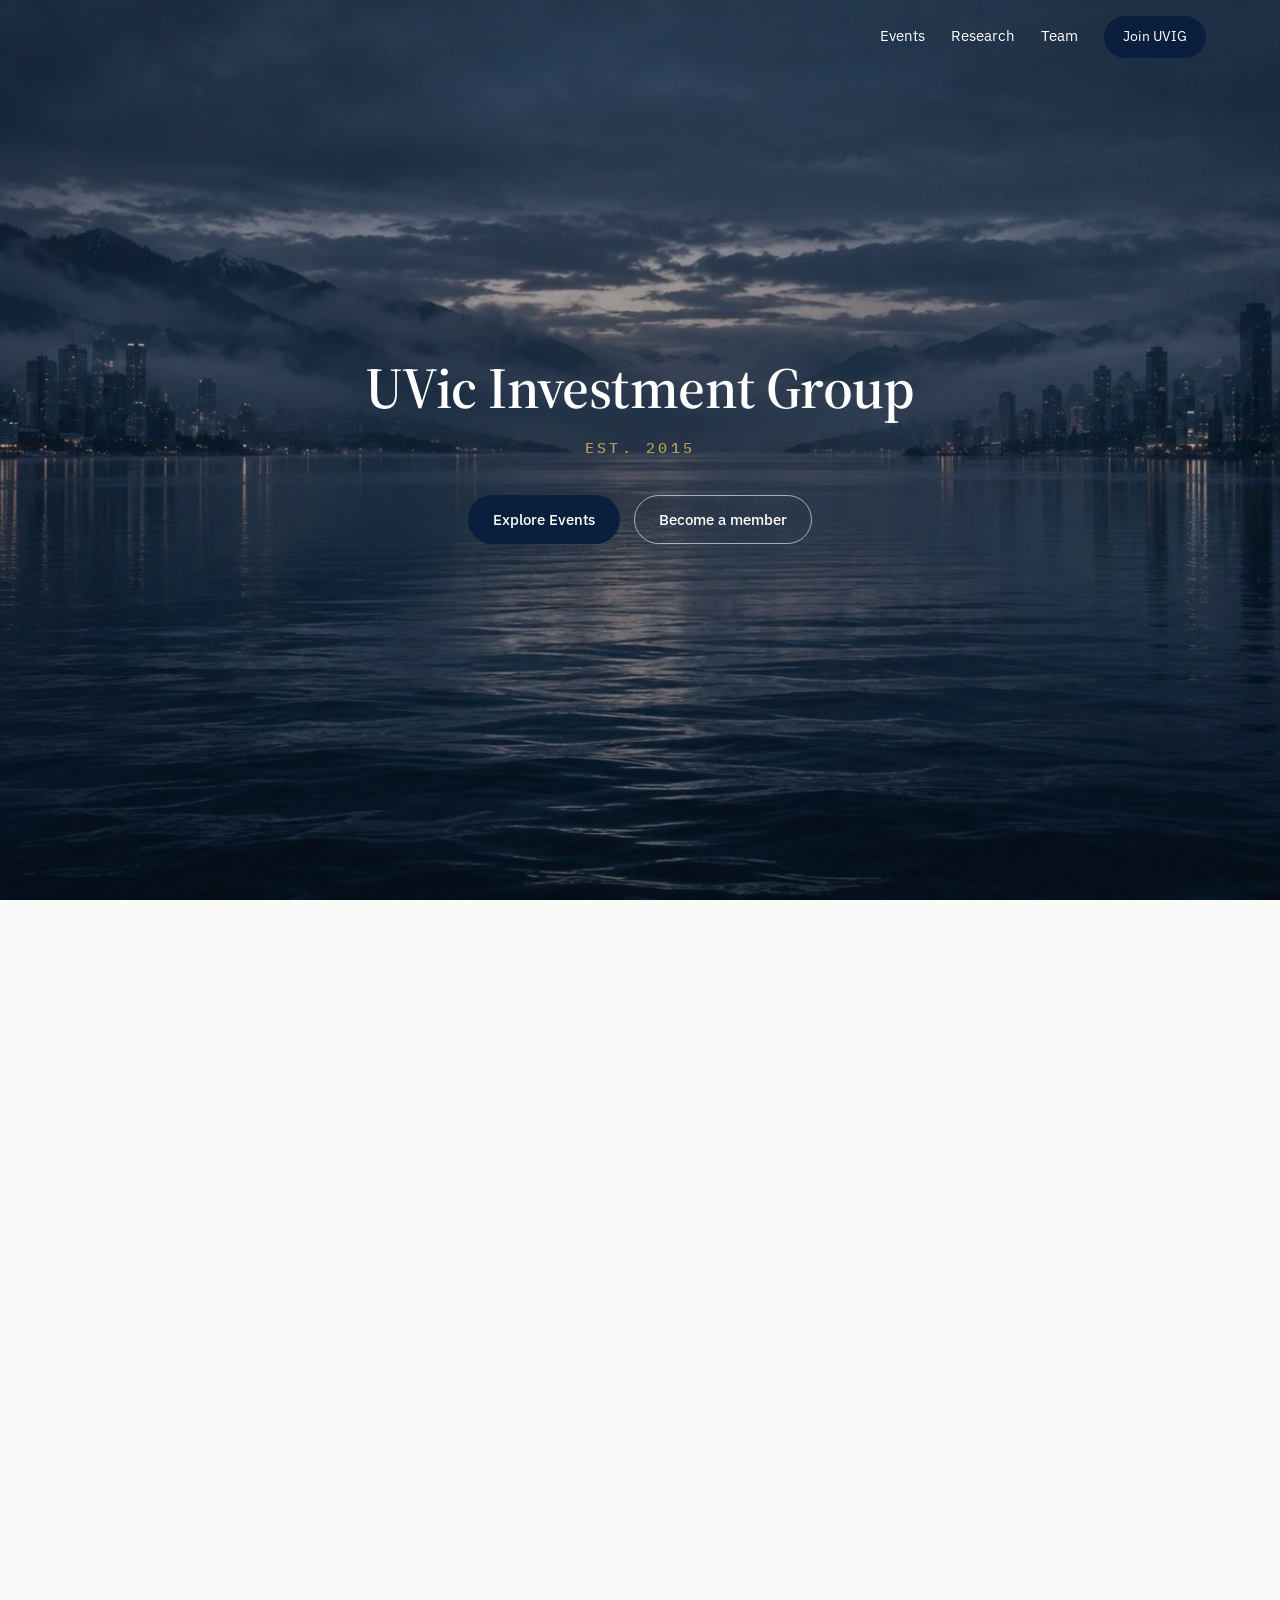
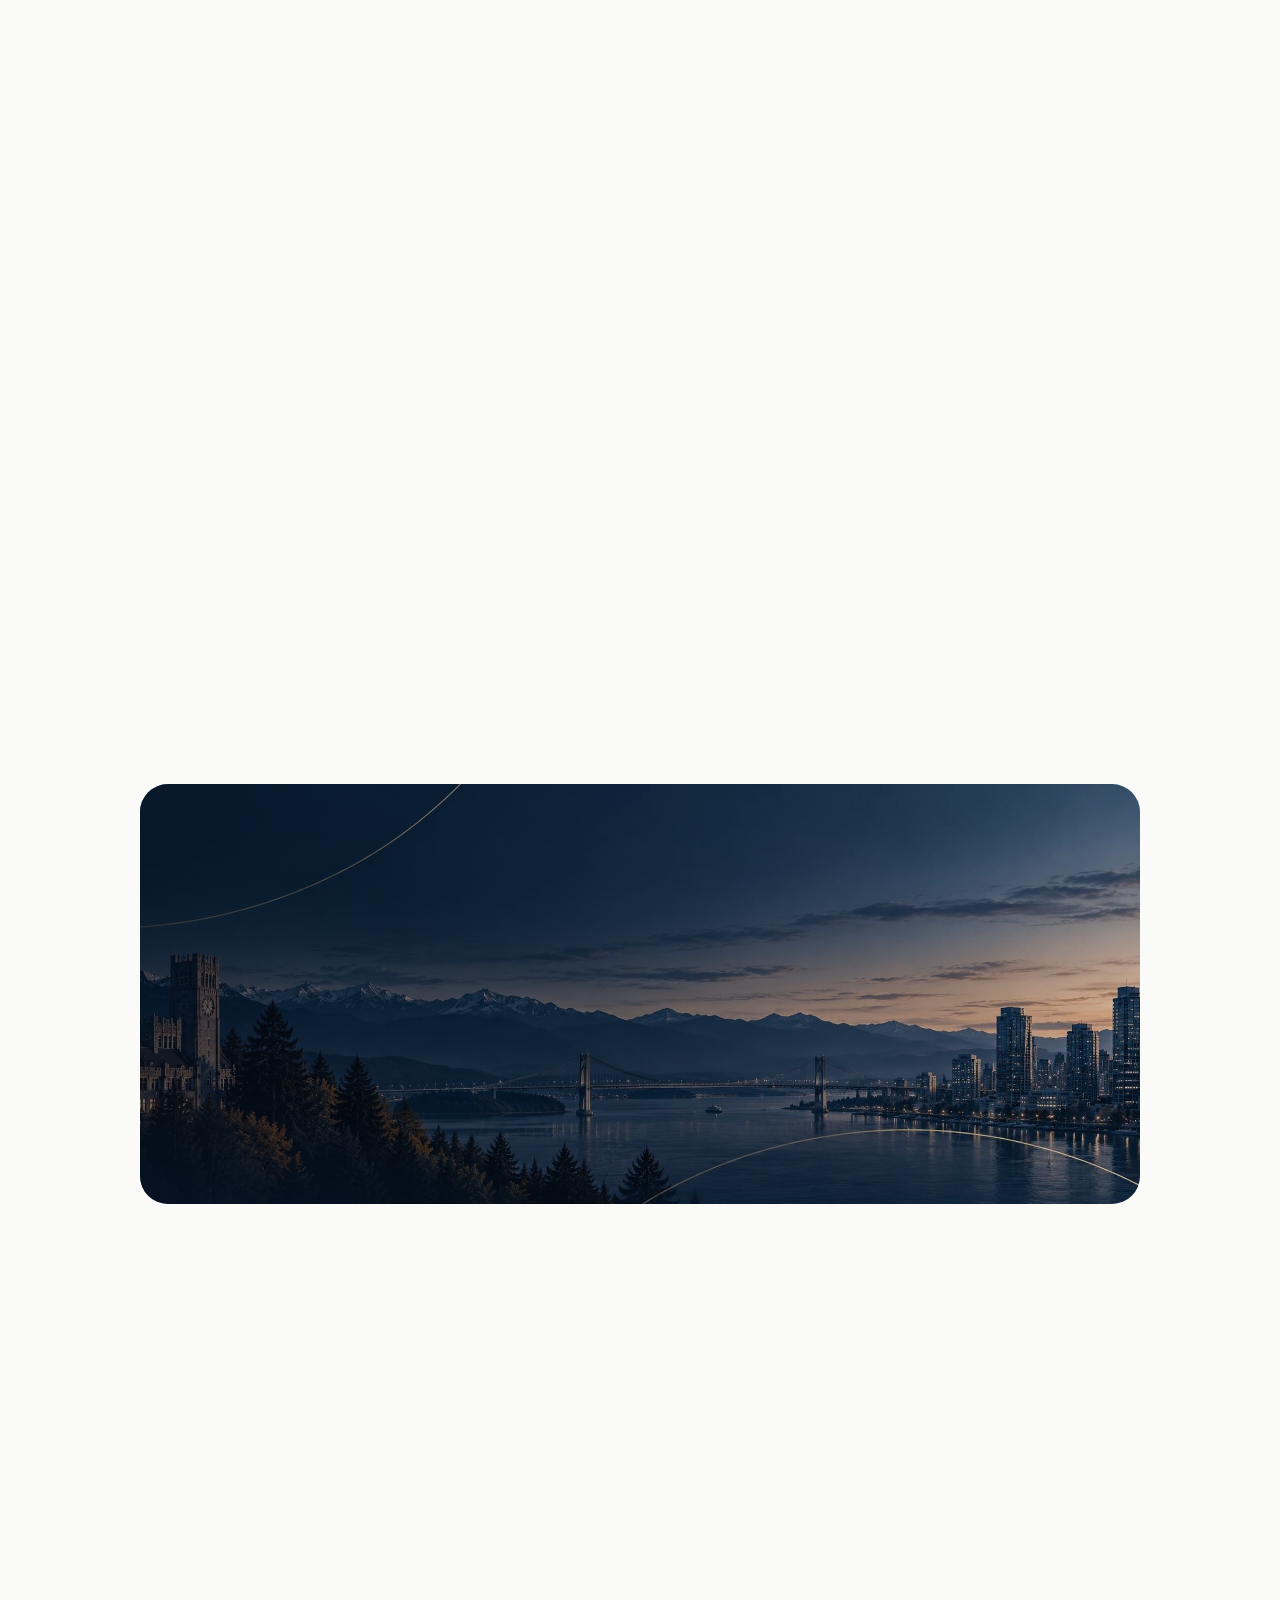
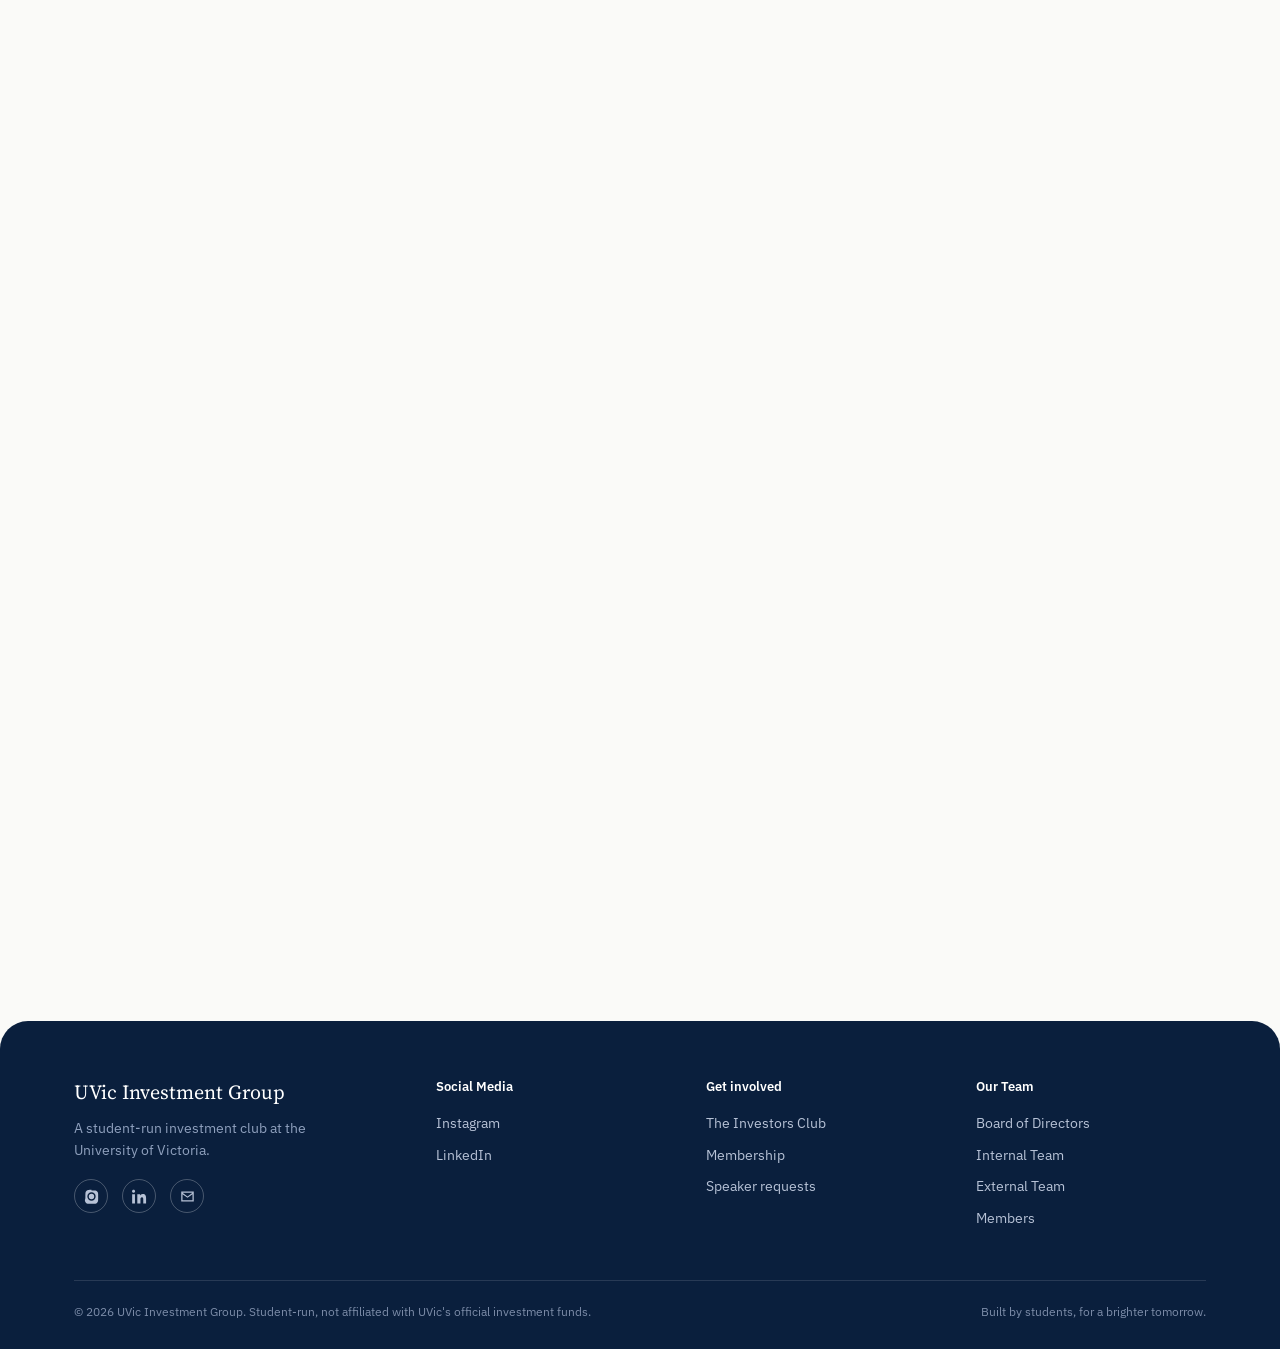
<file: index.html>
<!DOCTYPE html>
<html lang="en">
<head>
<meta charset="UTF-8">
<meta name="viewport" content="width=device-width, initial-scale=1.0">
<title>UVic Investment Group</title>
<meta name="description" content="UVic Investment Group is a student-run investment club at the University of Victoria: speaker panels, equity research, and a community of students interested in finance.">
<link rel="canonical" href="https://www.uvicinvestmentgroup.com/">
<link rel="icon" type="image/png" href="/icon-192.png">
<meta property="og:type" content="website">
<meta property="og:site_name" content="UVic Investment Group">
<meta property="og:title" content="UVic Investment Group">
<meta property="og:description" content="UVic Investment Group is a student-run investment club at the University of Victoria: speaker panels, equity research, and a community of students interested in finance.">
<meta property="og:url" content="https://www.uvicinvestmentgroup.com/">
<meta property="og:image" content="https://www.uvicinvestmentgroup.com/og-image.jpg">
<meta name="twitter:card" content="summary_large_image">
<meta name="theme-color" content="#0A1F3D">
<link rel="manifest" href="manifest.json">
<link rel="apple-touch-icon" href="apple-touch-icon.png">
<meta name="apple-mobile-web-app-capable" content="yes">
<meta name="apple-mobile-web-app-status-bar-style" content="black-translucent">
<meta name="apple-mobile-web-app-title" content="UVIG">
<link rel="preconnect" href="https://fonts.googleapis.com">
<link rel="preconnect" href="https://fonts.gstatic.com" crossorigin>
<link href="https://fonts.googleapis.com/css2?family=Source+Serif+4:opsz,wght@8..60,400;8..60,500;8..60,600;8..60,700&family=IBM+Plex+Sans:wght@400;500;600&family=IBM+Plex+Mono:wght@400;500&display=swap" rel="stylesheet">
<link rel="stylesheet" href="style.css">
</head>
<body class="page-home">

  <!-- Header -->
  <header class="masthead masthead-home">
    <div class="masthead-inner wrap">
      <a href="index.html" class="wordmark">UVic Investment Group <small>EST. 2015</small></a>
      <div class="header-actions-mobile">
        <button class="menu-btn" id="menuBtn" aria-label="Open menu" aria-expanded="false">
          <span></span><span></span><span></span>
        </button>
      </div>
      <nav class="primary-nav" id="primaryNav">
        <a href="events.html" class="nav-link">Events</a>
        <a href="research.html" class="nav-link">Research</a>
        <a href="team.html" class="nav-link">Team</a>
        <div class="nav-actions">
          <a href="join.html" class="nav-cta">Join UVIG</a>
        </div>
      </nav>
    </div>
  </header>

  <!-- Hero Carousel — 2 landscape slides -->
  <section class="hero-carousel" id="heroCarousel">
    <div class="hero-slide active parallax-bg" data-content-bg="home.hero.slide1" style="background-image:url('photo-vancouver-dusk.jpg');" data-slide="0"></div>
    <div class="hero-slide parallax-bg" data-content-bg="home.hero.slide2" style="background-image:url('photo-forest-dusk.jpg');" data-slide="1"></div>

    <div class="hero-carousel-content hero-carousel-content-center">
      <h1 data-content="home.hero.title">UVic Investment Group</h1>
      <span class="hero-est" data-content="home.hero.subtitle">EST. 2015</span>
      <div class="hero-actions">
        <a href="events.html" class="btn btn-primary" data-content="home.hero.button1">Explore Events</a>
        <a href="join.html" class="btn btn-ghost" data-content="home.hero.button2">Become a member</a>
      </div>
    </div>

  </section>

  <!-- Upcoming Events: single poster banner -->
  <section>
    <div class="wrap">
      <div class="section-head reveal">
        <h2 data-content="home.events.heading">Upcoming Events</h2>
        <span class="section-note"><a href="events.html" style="color:inherit; text-decoration:none;">View all →</a></span>
      </div>
      <div class="event-poster-banner reveal" id="eventPosterBanner"></div>
    </div>
  </section>

  <!-- Featured Research -->
  <section id="reports">
    <div class="wrap">
      <div class="section-head reveal">
        <h2 data-content="home.research.heading">Featured Research</h2>
        <span class="section-note"><a href="research.html" style="color:inherit; text-decoration:none;">View all →</a></span>
      </div>
      <div class="fr-carousel reveal">
        <div class="fr-track" id="frTrack"></div>
        <button class="fr-nav fr-prev" id="frPrev" aria-label="Previous report">
          <svg viewBox="0 0 24 24" fill="none" stroke="currentColor" stroke-width="2"><path d="M15 18l-6-6 6-6"/></svg>
        </button>
        <button class="fr-nav fr-next" id="frNext" aria-label="Next report">
          <svg viewBox="0 0 24 24" fill="none" stroke="currentColor" stroke-width="2"><path d="M9 18l6-6-6-6"/></svg>
        </button>
        <div class="fr-dots" id="frDots"></div>
      </div>
    </div>
  </section>

  <!-- What is UVIG -->
  <section id="about">
    <div class="wrap">
      <div class="about-wrap reveal">
        <div class="about-text">
          <h2 data-content="home.about.title">What is UVIG?</h2>
          <p data-content="home.about.body">The University of Victoria Investment Group is a student-run organization focused on developing investment knowledge, connecting students with the financial industry, and creating a community of likeminded students.</p>
        </div>
        <div class="about-stats-inline">
          <div class="stat">
            <div class="num" data-content-counter="home.stats.members" data-counter="130" data-counter-suffix="+">0</div>
            <div class="label" data-content="home.stats.membersLabel">Members</div>
          </div>
          <div class="stat">
            <div class="num" data-content-counter="home.stats.reports" data-counter="14">0</div>
            <div class="label" data-content="home.stats.reportsLabel">Research Reports</div>
          </div>
          <div class="stat">
            <div class="num" data-content-counter="home.stats.professionals" data-counter="25" data-counter-suffix="+">0</div>
            <div class="label" data-content="home.stats.professionalsLabel">Industry Professionals Hosted</div>
          </div>
        </div>
      </div>

      <div class="feature-photo-grid reveal stagger">
        <div class="feature-photo-card tilt-card">
          <div class="fp-frame"><div class="fp-image" data-content-bg="home.card1.image" style="background-image:url('photo-longship-1.jpg');"></div></div>
          <div class="fp-body">
            <h3 data-content="home.card1.title">Meet the industry.</h3>
            <p data-content="home.card1.body">We host monthly flagship panels, technical workshops, and networking socials that bridge UVic students directly with capital markets professionals, connecting members with leaders across asset management, wealth management, venture capital, and investment banking.</p>
            <a href="events.html" class="read-link">View events →</a>
          </div>
        </div>
        <div class="feature-photo-card tilt-card">
          <div class="fp-frame"><div class="fp-image" data-content-bg="home.card2.image" style="background-image:url('photo-css-lunch-1.jpg');"></div></div>
          <div class="fp-body">
            <h3 data-content="home.card2.title">Think like an analyst.</h3>
            <p data-content="home.card2.body">UVIG has developed a Brightspace repository featuring 40+ institutional-level resources: sector-specific equity reports, financial modeling guides, M&amp;A and LBO walkthroughs, firm-specific interview prep, and Wall Street Oasis technical toolkits designed for internship placement.</p>
            <a href="research.html" class="read-link">Explore research →</a>
          </div>
        </div>
        <div class="feature-photo-card tilt-card">
          <div class="fp-frame"><div class="fp-image" data-content-bg="home.card3.image" style="background-image:url('photo-finance-social-1.jpg');"></div></div>
          <div class="fp-body">
            <h3 data-content="home.card3.title">Build your career.</h3>
            <p data-content="home.card3.body">Join a network of students spanning 1st to 4th year, participating in monthly social events, portfolio challenges, mentorship, and access to our bi-weekly newsletter and resource library.</p>
            <a href="join.html" class="read-link">Join UVIG →</a>
          </div>
        </div>
      </div>
    </div>
  </section>

  <!-- Banner: More than a club -->
  <section style="padding:0;">
    <div class="split-banner parallax-bg" data-content-bg="home.banner.image" style="background-image:url('photo-bridging-dusk.jpg');">
      <div class="split-banner-inner">
        <div class="split-banner-text reveal">
          <h2 data-content="home.banner.title">Bridging the gap between academics and industry.</h2>
          <p data-content="home.banner.body">Connecting UVic students to a community through direct relationships with industry professionals.</p>
          <div class="split-banner-actions">
            <a href="team.html" class="btn btn-primary">Explore UVIG</a>
            <a href="join.html" class="btn btn-ghost">Join the Group</a>
          </div>
        </div>
        <div class="banner-partners reveal">
          <span class="partners-label">Support from:</span>
          <div class="partner-logos">
            <img src="logo-cfa-society.png" alt="CFA Society Victoria" class="partner-logo">
            <img src="logo-wso.png" alt="Wall Street Oasis" class="partner-logo">
          </div>
        </div>
      </div>
    </div>
  </section>

  <!-- The Investors Club (newsletter) -->
  <section class="newsletter-promo reveal" id="investors-club">
    <div class="wrap">
      <div class="nl-promo-grid">
        <a class="nl-promo-cover" href="https://uvig-newsletter.beehiiv.com/" target="_blank" rel="noopener" aria-label="Read The Investors Club">
          <img src="photo-investors-club.jpg" alt="The Investors Club, by the UVic Investment Group" data-content-img="home.newsletter.cover" loading="lazy">
        </a>
        <div class="nl-promo-text">
          <span class="hero-eyebrow" data-content="home.newsletter.eyebrow">Bi-weekly newsletter</span>
          <h2 data-content="home.newsletter.title">The Investors Club</h2>
          <p class="nl-promo-lead" data-content="home.newsletter.lead">What's inside:</p>
          <ul class="nl-promo-list">
            <li data-content="home.newsletter.item1">5 minute Market Recap, designed for UVic students</li>
            <li data-content="home.newsletter.item2">Upcoming campus events</li>
            <li data-content="home.newsletter.item3">Upcoming internships for UVic students</li>
          </ul>
          <div class="nl-promo-actions">
            <a href="https://uvig-newsletter.beehiiv.com/" target="_blank" rel="noopener" class="btn btn-primary">Read The Investors Club</a>
          </div>
        </div>
      </div>
    </div>
  </section>

  <!-- Three Ways to Get Involved -->
  <section style="padding-top:0;">
    <div class="wrap">
      <div class="section-head reveal" style="border-bottom:none; margin-bottom:0;">
        <h2 data-content="home.involved.heading">Three Ways to Get Involved</h2>
      </div>
      <div class="involved-grid reveal stagger">
        <a href="events.html" class="involved-card tilt-card">
          <div class="ic-frame"><div class="ic-image" data-content-bg="home.involved1.image" style="background-image:url('photo-mckinnon-building.jpg');"></div></div>
          <h3 data-content="home.involved1.title">Attend an Event</h3>
          <p data-content="home.involved1.body">Speaker series, workshops, and networking.</p>
        </a>
        <a href="research.html" class="involved-card tilt-card">
          <div class="ic-frame"><div class="ic-image ic-icon">
            <svg viewBox="0 0 24 24" fill="none" stroke="currentColor" stroke-width="1.5"><path d="M3 3v18h18"/><path d="M7 15l4-5 3 3 5-7"/></svg>
          </div></div>
          <h3 data-content="home.involved2.title">Read Our Research</h3>
          <p data-content="home.involved2.body">Equity research, sector reports, and market insights.</p>
        </a>
        <a href="https://uvig-newsletter.beehiiv.com/" target="_blank" rel="noopener" class="involved-card tilt-card">
          <div class="ic-frame"><div class="ic-image" data-content-bg="home.involved3.image" style="background-image:url('photo-newspaper-business.jpg');"></div></div>
          <h3 data-content="home.involved3.title">Read The Investors Club</h3>
          <p data-content="home.involved3.body">Be part of a driven and supportive network.</p>
        </a>
      </div>
    </div>
  </section>

  <!-- Weekly Puzzles preview -->
  <section class="puzzle-promo reveal">
    <div class="wrap">
      <div class="pp-inner">
        <div class="pp-grid-preview" aria-hidden="true">
          <div class="pp-grid">
            <div class="pp-cell"></div><div class="pp-cell"></div><div class="pp-cell"></div><div class="pp-cell pp-black"></div><div class="pp-cell"></div><div class="pp-cell"></div><div class="pp-cell"></div>
            <div class="pp-cell"></div><div class="pp-cell pp-black"></div><div class="pp-cell"></div><div class="pp-cell"></div><div class="pp-cell"></div><div class="pp-cell pp-black"></div><div class="pp-cell"></div>
            <div class="pp-cell"></div><div class="pp-cell"></div><div class="pp-cell"></div><div class="pp-cell pp-black"></div><div class="pp-cell"></div><div class="pp-cell"></div><div class="pp-cell"></div>
            <div class="pp-cell pp-black"></div><div class="pp-cell"></div><div class="pp-cell"></div><div class="pp-cell"></div><div class="pp-cell"></div><div class="pp-cell"></div><div class="pp-cell pp-black"></div>
            <div class="pp-cell"></div><div class="pp-cell"></div><div class="pp-cell"></div><div class="pp-cell pp-black"></div><div class="pp-cell"></div><div class="pp-cell"></div><div class="pp-cell"></div>
            <div class="pp-cell"></div><div class="pp-cell pp-black"></div><div class="pp-cell"></div><div class="pp-cell"></div><div class="pp-cell"></div><div class="pp-cell pp-black"></div><div class="pp-cell"></div>
            <div class="pp-cell"></div><div class="pp-cell"></div><div class="pp-cell"></div><div class="pp-cell pp-black"></div><div class="pp-cell"></div><div class="pp-cell"></div><div class="pp-cell"></div>
          </div>
        </div>
        <div class="pp-text">
          <span class="hero-eyebrow" data-content="home.puzzles.eyebrow">NEW EVERY WEEK</span>
          <h2 data-content="home.puzzles.title">Weekly Puzzles</h2>
          <p data-content="home.puzzles.body">An investment crossword, a round of market trivia and a Connections word game, refreshed every week. Flip on Quick Mode for a shorter round, and submit your score if you post a good one.</p>
          <div class="pp-actions">
            <a href="crossword.html" class="btn btn-primary">Play this week's crossword</a>
            <a href="crossword.html#trivia" class="btn btn-ghost">Try the trivia →</a>
          </div>
        </div>
      </div>
    </div>
  </section>

  <!-- Footer -->
  <footer>
    <div class="wrap">
      <div class="footer-grid">
        <div>
          <div class="footer-word">UVic Investment Group</div>
          <p data-content="footer.tagline">A student-run investment club at the University of Victoria.</p>
          <div class="footer-social">
            <a href="https://www.instagram.com/uvicinvestmentgroup/" target="_blank" rel="noopener" aria-label="Instagram">
              <svg viewBox="0 0 24 24"><path d="M12 2.2c3.2 0 3.6 0 4.85.07 1.17.05 1.97.24 2.43.4a4.9 4.9 0 0 1 1.77 1.15 4.9 4.9 0 0 1 1.15 1.77c.16.46.35 1.26.4 2.43.07 1.25.07 1.65.07 4.85s0 3.6-.07 4.85c-.05 1.17-.24 1.97-.4 2.43a4.9 4.9 0 0 1-1.15 1.77 4.9 4.9 0 0 1-1.77 1.15c-.46.16-1.26.35-2.43.4-1.25.07-1.65.07-4.85.07s-3.6 0-4.85-.07c-1.17-.05-1.97-.24-2.43-.4a4.9 4.9 0 0 1-1.77-1.15 4.9 4.9 0 0 1-1.15-1.77c-.16-.46-.35-1.26-.4-2.43C2.2 15.6 2.2 15.2 2.2 12s0-3.6.07-4.85c.05-1.17.24-1.97.4-2.43A4.9 4.9 0 0 1 3.82 3 4.9 4.9 0 0 1 5.6 1.85c.46-.16 1.26-.35 2.43-.4C9.28 1.38 9.68 1.38 12 1.38V2.2zm0 3.15a6.65 6.65 0 1 0 0 13.3 6.65 6.65 0 0 0 0-13.3zm0 10.97a4.32 4.32 0 1 1 0-8.64 4.32 4.32 0 0 1 0 8.64zm6.9-11.2a1.55 1.55 0 1 1-3.1 0 1.55 1.55 0 0 1 3.1 0z"/></svg>
            </a>
            <a href="https://www.linkedin.com/company/uvic-investment-group/" target="_blank" rel="noopener" aria-label="LinkedIn">
              <svg viewBox="0 0 24 24"><path d="M4.98 3.5C4.98 4.88 3.9 6 2.5 6S0 4.88 0 3.5 1.12 1 2.5 1s2.48 1.12 2.48 2.5zM.24 8.25h4.5V23H.24V8.25zM8.5 8.25h4.31v2.01h.06c.6-1.14 2.07-2.34 4.26-2.34 4.56 0 5.4 3 5.4 6.9V23h-4.5v-6.28c0-1.5-.03-3.43-2.09-3.43-2.09 0-2.41 1.63-2.41 3.32V23H8.5V8.25z"/></svg>
            </a>
            <a href="mailto:investmentgroup.uvic@gmail.com" aria-label="Email">
              <svg viewBox="0 0 24 24"><path d="M2 4h20v16H2V4zm2 2v.01L12 12l8-5.99V6H4zm16 2.24-7.4 5.55a1 1 0 0 1-1.2 0L4 8.24V18h16V8.24z"/></svg>
            </a>
          </div>
        </div>
        <div>
          <h4>Social Media</h4>
          <a href="https://www.instagram.com/uvicinvestmentgroup/" target="_blank" rel="noopener">Instagram</a>
          <a href="https://www.linkedin.com/company/uvic-investment-group/" target="_blank" rel="noopener">LinkedIn</a>
        </div>
        <div>
          <h4>Get involved</h4>
          <a href="https://uvig-newsletter.beehiiv.com/" target="_blank" rel="noopener">The Investors Club</a>
          <a href="join.html">Membership</a>
          <a href="mailto:investmentgroup.uvic@gmail.com">Speaker requests</a>
        </div>
        <div>
          <h4>Our Team</h4>
          <a href="team.html#board">Board of Directors</a>
          <a href="team.html#internal">Internal Team</a>
          <a href="team.html#external">External Team</a>
          <a href="team.html#members">Members</a>
        </div>
      </div>
      <div class="footer-bottom wrap" style="padding-left:0;padding-right:0;">
        <span data-content="footer.copyright">© 2026 UVic Investment Group. Student-run, not affiliated with UVic's official investment funds.</span>
        <span>Built by students, for a brighter tomorrow.</span>
      </div>
    </div>
  </footer>

<script src="data.js"></script>
<script src="supabase-config.js"></script>
<script src="content-loader.js"></script>
<script src="script.js"></script>
<script>
// Runs once content saved from /admin is loaded (see content-loader.js).
UVIG_READY(function () {
  // ---- Hero carousel (3 slides, auto-cycles only, no manual controls) ----
  (function(){
    const slides = document.querySelectorAll('.hero-slide');
    const total = slides.length;
    let current = 0;

    function show(i){
      current = (i + total) % total;
      slides.forEach((s, idx) => s.classList.toggle('active', idx === current));
    }
    function next(){ show(current + 1); }

    setInterval(next, 7000);
  })();

  // ---- Upcoming events: single poster banner (next confirmed, not-yet-happened event) ----
  (function(){
    const todayISO = new Date().toISOString().slice(0, 10);
    const upcoming = UVIG_UPCOMING
      .filter(ev => ev.status === 'confirmed' && ev.isoDate >= todayISO)
      .sort((a,b) => new Date(a.isoDate) - new Date(b.isoDate));
    const confirmed = upcoming[0];
    if (!confirmed) {
      document.getElementById('eventPosterBanner').closest('section').style.display = 'none';
      return;
    }
    document.getElementById('eventPosterBanner').innerHTML = `
      ${confirmed.flyer ? `<img src="${confirmed.flyer}" alt="${confirmed.title} flyer" class="event-poster-img">` : ''}
      <div class="event-poster-body">
        <span class="tag">NEXT UP</span>
        <h3>${confirmed.title}</h3>
        <p>${confirmed.blurb}</p>
        <div class="event-poster-meta">
          <span><strong>${confirmed.dateDisplay}, 2026</strong></span>
          <span>${confirmed.time}</span>
          <span>${renderVenue(confirmed)}</span>
        </div>
        <div style="display:flex; gap:12px; flex-wrap:wrap; align-items:center;">
          ${confirmed.rsvpUrl ? `<a href="${confirmed.rsvpUrl}" class="btn btn-primary"${/^https?:/.test(confirmed.rsvpUrl) ? ' target="_blank" rel="noopener"' : ''}>RSVP</a>` : `<a href="events.html" class="btn btn-primary">View Events</a>`}
          ${typeof renderCalDropdown === 'function' ? renderCalDropdown(confirmed.id) : ''}
        </div>
      </div>
    `;
  })();
});
</script>
</body>
</html>
</file>
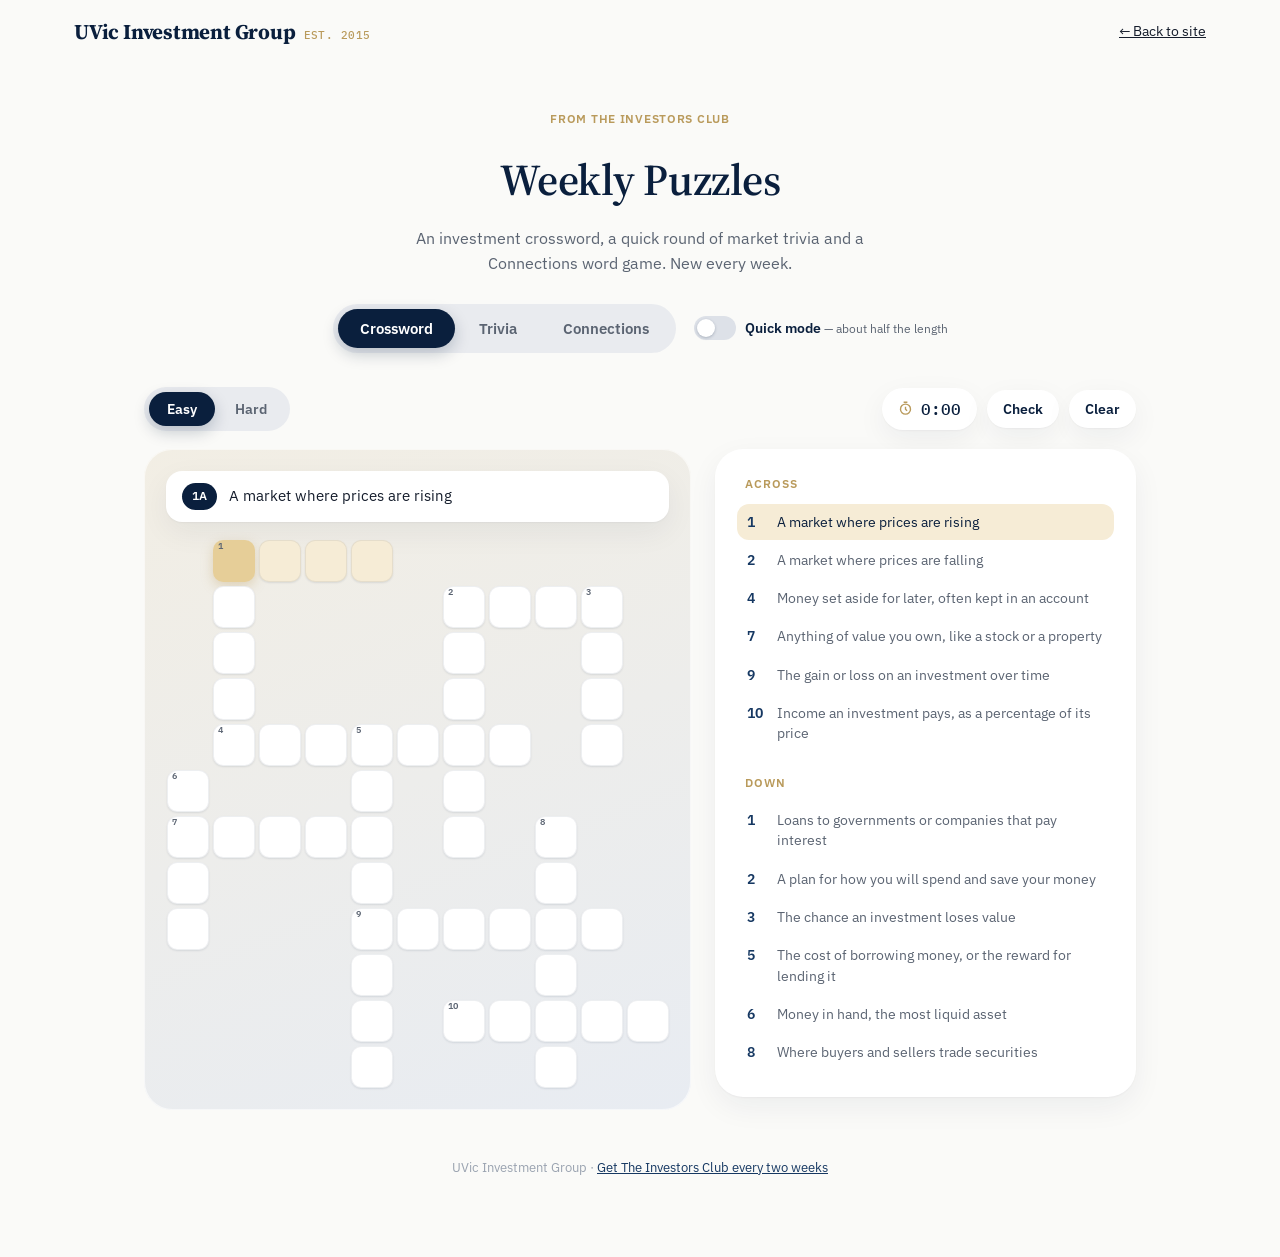
<file: crossword.html>
<!DOCTYPE html>
<html lang="en">
<head>
<meta charset="UTF-8">
<meta name="viewport" content="width=device-width, initial-scale=1.0">
<title>Weekly Puzzles | UVic Investment Group</title>
<meta name="description" content="UVIG's weekly investment crossword and market trivia.">
<link rel="canonical" href="https://www.uvicinvestmentgroup.com/crossword.html">
<link rel="icon" type="image/png" href="/icon-192.png">
<meta property="og:type" content="website">
<meta property="og:site_name" content="UVic Investment Group">
<meta property="og:title" content="Weekly Puzzles | UVic Investment Group">
<meta property="og:description" content="UVIG's weekly investment crossword and market trivia.">
<meta property="og:url" content="https://www.uvicinvestmentgroup.com/crossword.html">
<meta property="og:image" content="https://www.uvicinvestmentgroup.com/og-image.jpg">
<meta name="twitter:card" content="summary_large_image">
<meta name="theme-color" content="#0A1F3D">
<link rel="apple-touch-icon" href="/apple-touch-icon.png">
<link rel="preconnect" href="https://fonts.googleapis.com">
<link rel="preconnect" href="https://fonts.gstatic.com" crossorigin>
<link href="https://fonts.googleapis.com/css2?family=Source+Serif+4:opsz,wght@8..60,400;8..60,500;8..60,600;8..60,700&family=IBM+Plex+Sans:wght@400;500;600&family=IBM+Plex+Mono:wght@400;500&display=swap" rel="stylesheet">
<link rel="stylesheet" href="/style.css">
<style>
  .pz-shell{position:relative; z-index:1; max-width:1040px; margin:0 auto; padding:44px 24px 80px;}
  .pz-intro{text-align:center; margin-bottom:28px;}
  .pz-intro h1{font-size:44px; letter-spacing:-0.01em; animation:heroFadeUp .7s var(--ease) both .12s;}
  .pz-intro .hero-eyebrow{animation:heroFadeUp .7s var(--ease) both .04s;}
  .pz-intro p{color:var(--graphite); font-size:16px; max-width:46ch; margin:12px auto 0; animation:heroFadeUp .7s var(--ease) both .2s;}
  .pz-mode{display:flex; justify-content:center; align-items:center; gap:18px; margin-bottom:34px; flex-wrap:wrap; animation:heroFadeUp .7s var(--ease) both .28s;}
  .pz-panel{display:none;}
  .pz-panel.active{display:block; animation:teamPanelIn .45s cubic-bezier(.22,1,.36,1);}

  .quick-toggle{display:inline-flex; align-items:center; gap:9px; cursor:pointer; user-select:none;}
  .quick-toggle-track{
    position:relative; width:42px; height:24px; border-radius:999px; background:#DDE1E8;
    transition:background .2s ease; flex-shrink:0;
  }
  .quick-toggle-track::after{
    content:""; position:absolute; top:3px; left:3px; width:18px; height:18px; border-radius:50%;
    background:var(--white); box-shadow:0 1px 3px rgba(10,31,61,.25); transition:transform .2s ease;
  }
  .quick-toggle input{position:absolute; opacity:0; width:0; height:0;}
  .quick-toggle input:checked ~ .quick-toggle-track{background:var(--brass);}
  .quick-toggle input:checked ~ .quick-toggle-track::after{transform:translateX(18px);}
  .quick-toggle-label{font-family:var(--sans); font-size:13.5px; font-weight:600; color:var(--navy-900);}
  .quick-toggle-sub{font-size:12px; color:var(--graphite); font-weight:400;}

  .score-submit{margin-top:18px; padding-top:18px; border-top:1px solid rgba(255,255,255,.15); position:relative;}
  .score-submit p{color:#C9D2E0; font-size:13.5px; margin-bottom:12px;}
  .score-submit-form{display:flex; gap:10px; flex-wrap:wrap; justify-content:center;}
  .score-submit-form input{
    font-family:var(--sans); font-size:14px; padding:10px 14px; border-radius:999px; border:1.5px solid rgba(255,255,255,.25);
    background:rgba(255,255,255,.08); color:var(--white); min-width:180px;
  }
  .score-submit-form input::placeholder{color:#9AA7BC;}
  .score-submit-form input:focus{outline:none; border-color:var(--brass);}
  .score-submit.sent p{color:#B7E4C7;}
  .tv-result .score-submit{border-top:1px solid var(--hairline); margin-top:24px;}
  .tv-result .score-submit p{color:var(--graphite);}
  .tv-result .score-submit-form input{
    border:1.5px solid var(--hairline); background:var(--white); color:var(--ink);
  }
  .tv-result .score-submit-form input:focus{border-color:var(--navy-700);}
  .tv-result .score-submit.sent p{color:var(--green);}

  .cw-toolbar{display:flex; align-items:center; justify-content:space-between; gap:14px; flex-wrap:wrap; margin-bottom:18px;}
  .cw-toolbar-right{display:flex; align-items:center; gap:10px; flex-wrap:wrap;}
  .cw-timer{
    display:inline-flex; align-items:center; gap:8px; font-family:var(--mono); font-size:16px; font-weight:500;
    color:var(--navy-900); background:var(--white); padding:9px 16px; border-radius:999px; box-shadow:var(--shadow-soft);
  }
  .cw-timer svg{width:15px; height:15px; color:var(--brass);}
  .cw-tool-btn{
    font-family:var(--sans); font-size:13.5px; font-weight:600; color:var(--navy-900); background:var(--white);
    border:none; padding:10px 16px; border-radius:999px; cursor:pointer; box-shadow:var(--shadow-soft);
    transition:transform .15s ease, box-shadow .2s ease;
  }
  .cw-tool-btn:hover{transform:translateY(-1px); box-shadow:var(--shadow-lift);}
  .cw-tool-btn:active{transform:scale(.97);}

  .cw-toast{
    position:fixed; left:50%; bottom:28px; transform:translate(-50%, 20px); opacity:0; pointer-events:none; z-index:100;
    background:var(--navy-900); color:var(--white); font-size:14px; padding:12px 20px; border-radius:999px;
    box-shadow:0 12px 30px rgba(10,31,61,.25); transition:opacity .25s ease, transform .35s cubic-bezier(.22,1,.36,1);
  }
  .cw-toast.show{opacity:1; transform:translate(-50%, 0);}

  .cw-board{display:grid; grid-template-columns:minmax(0, 1.3fr) minmax(260px, 1fr); gap:24px; align-items:start;}
  .cw-grid-card{
    background:linear-gradient(160deg, #F2EEE4 0%, #E8ECF2 100%); border-radius:28px; padding:22px;
    box-shadow:inset 0 0 0 1px rgba(255,255,255,.6);
  }
  .cw-current-clue{
    display:flex; gap:12px; align-items:center; background:var(--white); border-radius:16px;
    padding:12px 16px; margin-bottom:18px; min-height:50px; box-shadow:var(--shadow-soft);
  }
  .cw-current-clue .num{
    flex-shrink:0; font-family:var(--sans); font-size:12px; font-weight:600; color:var(--white); background:var(--navy-900);
    border-radius:999px; padding:4px 10px; letter-spacing:.02em;
  }
  .cw-current-clue .txt{font-size:14.5px; color:var(--ink); line-height:1.4;}

  /* On-screen keyboard for touch devices: precise, no native keyboard covering the grid */
  .cw-kb{display:none;}
  body.cw-touchkb .cw-kb{
    display:block; position:sticky; bottom:8px; z-index:6; margin:16px -8px -8px; padding:10px 8px 12px;
    background:rgba(255,255,255,.97); backdrop-filter:blur(8px); border-radius:20px; box-shadow:0 -6px 30px rgba(10,31,61,.18);
  }
  .cw-kb-clue{display:flex; gap:10px; align-items:center; padding:2px 6px 10px; font-size:13.5px; line-height:1.35; color:var(--ink);}
  .cw-kb-clue .num{flex-shrink:0; font-size:12px; font-weight:600; color:var(--white); background:var(--navy-900); border-radius:999px; padding:3px 9px;}
  .cw-kb-row{display:flex; gap:5px; justify-content:center; margin-top:6px;}
  .cw-kb-key{
    flex:1 1 0; max-width:36px; height:46px; border:0; border-radius:10px; background:#EEF1F5; color:var(--navy-900);
    font:600 16px var(--sans); cursor:pointer; touch-action:manipulation; padding:0;
  }
  .cw-kb-key:active{background:#DDE3EB; transform:scale(.96);}
  .cw-kb-key.wide{max-width:none; flex:1.5 1 0; font-size:13px;}
  .cw-kb-key.dark{background:var(--navy-900); color:var(--white);}
  body.cw-touchkb .cw-cell{scroll-margin-bottom:290px; scroll-margin-top:120px;}
  .cw-grid-area{width:100%; min-width:0; display:flex; justify-content:center;}
  .cw-grid{display:grid; gap:var(--gap, 5px); grid-template-columns:repeat(var(--cols, 11), var(--cell, 40px));}
  .cw-cell{
    position:relative; width:var(--cell, 40px); height:var(--cell, 40px); border-radius:calc(var(--cell, 40px) * .24);
    background:var(--white); box-shadow:0 1px 2px rgba(10,31,61,.10), inset 0 0 0 1px rgba(10,31,61,.07);
    transition:background .2s ease, box-shadow .2s ease, transform .15s ease;
  }
  .cw-cell.cw-black{background:transparent; box-shadow:none;}
  .cw-cell.cw-active{background:#F6ECD6;}
  .cw-cell.cw-current{background:#E6CE98; box-shadow:0 4px 12px rgba(185,154,91,.35);}
  .cw-cell.cw-wrong{background:#F7D9D4; animation:cwShake .4s;}
  .cw-cell.cw-pop{animation:cwPop .22s ease;}
  .cw-number{
    position:absolute; top:calc(var(--cell, 40px) * .07); left:calc(var(--cell, 40px) * .12);
    font-family:var(--sans); font-size:max(8px, calc(var(--cell, 40px) * .22)); font-weight:600; color:var(--graphite);
    line-height:1; pointer-events:none;
  }
  .cw-input{
    width:100%; height:100%; border:none; background:transparent; text-align:center; padding:0;
    padding-top:calc(var(--cell, 40px) * .08);
    font-family:var(--sans); font-weight:600; font-size:max(16px, calc(var(--cell, 40px) * .46)); color:var(--navy-900);
    text-transform:uppercase; outline:none; caret-color:transparent; cursor:pointer; border-radius:inherit;
  }
  .cw-grid.solved .cw-cell:not(.cw-black){animation:cwWave .7s cubic-bezier(.22,1,.36,1) both; animation-delay:calc(var(--i) * 18ms);}
  .cw-grid.solved .cw-input{color:var(--white);}
  .cw-grid.solved .cw-number{color:rgba(255,255,255,.6);}
  @keyframes cwPop{50%{transform:scale(1.1);}}
  @keyframes cwShake{25%{transform:translateX(-3px);} 75%{transform:translateX(3px);}}
  @keyframes cwWave{
    0%{transform:scale(1); background:var(--white);}
    40%{transform:scale(1.14);}
    100%{transform:scale(1); background:var(--navy-900); box-shadow:0 4px 10px rgba(10,31,61,.25);}
  }

  .cw-clues{background:var(--white); border-radius:28px; padding:26px 22px; box-shadow:var(--shadow-soft);}
  .cw-clue-group + .cw-clue-group{margin-top:22px;}
  .cw-clue-group h3{font-family:var(--sans); font-size:12px; font-weight:600; letter-spacing:.08em; color:var(--brass); margin:0 0 10px 8px;}
  .cw-clue-list{list-style:none; margin:0; padding:0; display:flex; flex-direction:column; gap:2px;}
  .cw-clue-item{
    display:flex; gap:10px; font-size:14px; line-height:1.45; color:var(--graphite); cursor:pointer;
    padding:8px 10px; border-radius:12px; transition:background .2s ease, color .2s ease;
  }
  .cw-clue-item:hover{background:#F6F5F1;}
  .cw-clue-item.active{background:#F6ECD6; color:var(--navy-900);}
  .cw-clue-item.done{color:#9AA3B0; text-decoration:line-through; text-decoration-color:rgba(154,163,176,.6);}
  .cw-clue-num{flex-shrink:0; width:20px; font-family:var(--sans); font-weight:600; color:var(--navy-700);}

  .cw-banner{
    display:none; position:relative; overflow:hidden; background:var(--navy-900); color:var(--white);
    border-radius:28px; padding:30px 32px; margin-bottom:22px; text-align:center;
  }
  .cw-banner::before{
    content:""; position:absolute; width:340px; height:340px; border-radius:50%; top:-170px; right:-80px;
    background:radial-gradient(circle, rgba(185,154,91,.35), transparent 70%);
  }
  .cw-banner.show{display:block; animation:successPop .6s cubic-bezier(.34,1.56,.64,1) both;}
  .cw-banner h2{color:var(--white); font-size:26px; position:relative;}
  .cw-banner p{color:#C9D2E0; margin-top:6px; position:relative;}
  .cw-banner-actions{display:flex; gap:10px; justify-content:center; flex-wrap:wrap; margin-top:18px; position:relative;}
  .cw-banner .btn-primary{background:var(--white); color:var(--navy-900);}
  .cw-banner .btn-ghost{border-color:rgba(255,255,255,.5); color:var(--white);}
  .cw-banner .btn-ghost:hover{background:rgba(255,255,255,.1);}

  .tv-card{
    max-width:660px; margin:0 auto; background:var(--white); border-radius:32px; padding:36px 36px 32px;
    box-shadow:var(--shadow-soft); position:relative; overflow:hidden;
  }
  .tv-top{display:flex; justify-content:space-between; align-items:center; font-size:13px; color:var(--graphite); margin-bottom:12px;}
  .tv-top strong{color:var(--navy-900); font-weight:600;}
  .tv-progress{height:6px; background:#ECEEF2; border-radius:999px; overflow:hidden; margin-bottom:28px;}
  .tv-progress .fill{height:100%; width:0; border-radius:999px; background:linear-gradient(90deg, var(--brass), #D9C28F); transition:width .5s cubic-bezier(.22,1,.36,1);}
  .tv-body.enter{animation:tvIn .4s cubic-bezier(.22,1,.36,1) both;}
  .tv-body.leave{animation:tvOut .18s ease both;}
  @keyframes tvIn{from{opacity:0; transform:translateX(18px);} to{opacity:1; transform:none;}}
  @keyframes tvOut{to{opacity:0; transform:translateX(-14px);}}
  .tv-q{font-family:var(--serif); font-size:24px; line-height:1.3; color:var(--navy-900); margin-bottom:22px;}
  .tv-options{display:grid; gap:10px;}
  .tv-opt{
    display:flex; align-items:center; gap:14px; width:100%; text-align:left; font-family:var(--sans); font-size:15px;
    color:var(--ink); background:#F6F5F1; border:1.5px solid transparent; border-radius:18px; padding:13px 16px;
    cursor:pointer; transition:background .2s ease, border-color .2s ease, transform .15s ease, opacity .2s ease;
  }
  .tv-opt:hover:not(:disabled){background:#EEEBE3; transform:translateX(3px);}
  .tv-opt:disabled{cursor:default;}
  .tv-opt .key{
    flex-shrink:0; width:30px; height:30px; border-radius:50%; background:var(--white); display:flex; align-items:center;
    justify-content:center; font-size:13px; font-weight:600; color:var(--navy-700); transition:background .2s, color .2s;
  }
  .tv-opt.correct{background:#E3F1E8; border-color:var(--green);}
  .tv-opt.correct .key{background:var(--green); color:var(--white);}
  .tv-opt.wrong{background:#F8E2DE; border-color:var(--red); animation:cwShake .4s;}
  .tv-opt.wrong .key{background:var(--red); color:var(--white);}
  .tv-opt.dim{opacity:.55;}
  .tv-explain{margin-top:18px; padding:14px 18px; border-radius:18px; background:#F6ECD6; font-size:14px; color:var(--ink); line-height:1.5; animation:fadeUpSmall .35s var(--ease) both;}
  .tv-explain strong{color:var(--navy-900);}
  .tv-next{display:flex; justify-content:flex-end; margin-top:20px;}
  .tv-hint{font-size:12px; color:#9AA3B0; margin-top:16px; text-align:center;}

  .tv-result{text-align:center; padding:10px 0 4px;}
  .tv-ring{position:relative; width:150px; height:150px; margin:0 auto 18px;}
  .tv-ring svg{width:150px; height:150px; transform:rotate(-90deg);}
  .tv-ring .track{fill:none; stroke:#ECEEF2; stroke-width:10;}
  .tv-ring .bar{fill:none; stroke:var(--brass); stroke-width:10; stroke-linecap:round; transition:stroke-dashoffset 1.2s cubic-bezier(.22,1,.36,1);}
  .tv-ring .score{position:absolute; inset:0; display:flex; flex-direction:column; align-items:center; justify-content:center;}
  .tv-ring .score b{font-family:var(--serif); font-size:40px; color:var(--navy-900); line-height:1;}
  .tv-ring .score span{font-size:13px; color:var(--graphite); margin-top:4px;}
  .tv-result h2{font-size:26px;}
  .tv-result p{color:var(--graphite); margin-top:8px;}
  .tv-result .actions{display:flex; gap:10px; justify-content:center; flex-wrap:wrap; margin-top:24px;}


  /* ---------- Connections ---------- */
  .cn-card{max-width:660px; margin:0 auto; background:var(--white); border-radius:32px; padding:32px 32px 28px; box-shadow:var(--shadow-soft);}
  .cn-hint{text-align:center; color:var(--graphite); font-size:15px; margin:0 0 18px;}
  .cn-solved{display:grid; gap:8px; margin-bottom:8px;}
  .cn-row{border-radius:14px; padding:14px 12px; text-align:center; color:var(--navy-900); animation:cnIn .4s cubic-bezier(.22,1,.36,1) both;}
  .cn-row b{display:block; font-size:14px; letter-spacing:.04em; text-transform:uppercase;}
  .cn-row span{display:block; font-size:14px; margin-top:3px;}
  .cn-c0{background:#F1DFA4;} .cn-c1{background:#B8D6B2;} .cn-c2{background:#B8CCEA;} .cn-c3{background:#D2BDE0;}
  @keyframes cnIn{from{opacity:0; transform:scale(.96);} to{opacity:1; transform:none;}}
  .cn-grid{display:grid; grid-template-columns:repeat(4, minmax(0, 1fr)); gap:8px;}
  .cn-tile{
    min-height:72px; border:0; border-radius:12px; background:#EFEDE6; color:var(--navy-900); font:600 15px var(--sans);
    letter-spacing:.02em; cursor:pointer; padding:6px 4px; overflow:hidden; white-space:nowrap; touch-action:manipulation;
    transition:background .15s ease, transform .12s ease, color .15s ease;
  }
  .cn-tile:hover{background:#E6E2D8;}
  .cn-tile.sel{background:var(--navy-900); color:var(--white); transform:scale(.97);}
  .cn-tile.shake{animation:cwShake .4s;}
  .cn-status{display:flex; justify-content:center; align-items:center; gap:10px; margin:18px 0 4px; font-size:14px; color:var(--graphite); min-height:22px;}
  .cn-dots{display:inline-flex; gap:6px;}
  .cn-dots i{width:12px; height:12px; border-radius:50%; background:var(--navy-900); transition:background .2s, transform .2s;}
  .cn-dots i.off{background:#D5D9E0; transform:scale(.8);}
  .cn-msg{text-align:center; min-height:20px; font-size:14px; color:var(--navy-700); font-weight:500; margin-bottom:6px;}
  .cn-actions{display:flex; justify-content:center; gap:10px; flex-wrap:wrap; margin-top:10px;}
  .cn-actions .btn{min-width:110px; justify-content:center;}
  .cn-end{text-align:center; margin-top:22px; padding-top:22px; border-top:1px solid var(--hairline);}
  .cn-end h3{font-family:var(--serif); font-size:24px; margin:0 0 6px; color:var(--navy-900);}
  .cn-end p{color:var(--graphite); margin:0 0 16px;}
  .cn-end .cn-actions{margin-top:4px;}
  @media (max-width:520px){
    .cn-card{padding:22px 14px 22px; border-radius:26px;}
    .cn-grid{gap:6px;} .cn-tile{min-height:64px; font-size:13px; padding:4px 2px;}
  }

  .pz-foot{text-align:center; font-size:12.5px; color:#9AA3B0; margin-top:48px;}
  .pz-foot a{color:var(--navy-700);}

  @media (max-width: 860px){
    .cw-board{grid-template-columns:minmax(0, 1fr);}
    .pz-intro h1{font-size:34px;}
    .cw-grid-card{padding:14px; border-radius:22px;}
    .tv-card{padding:26px 20px 24px; border-radius:26px;}
    .tv-q{font-size:20px;}
  }
</style>
</head>
<body>

  <header class="masthead">
    <div class="masthead-inner wrap">
      <a href="/" class="wordmark">UVic Investment Group <small>EST. 2015</small></a>
      <a href="/" class="nav-link" style="font-size:14px;">← Back to site</a>
    </div>
  </header>

  <div class="ambient" aria-hidden="true"><span></span><span></span><span></span></div>

  <main class="pz-shell">
    <div class="pz-intro">
      <span class="hero-eyebrow">FROM THE INVESTORS CLUB</span>
      <h1>Weekly Puzzles</h1>
      <p>An investment crossword, a quick round of market trivia and a Connections word game. New every week.</p>
    </div>

    <div class="pz-mode">
      <div class="seg" id="modeSeg">
        <button class="active" data-mode="crossword">Crossword</button>
        <button data-mode="trivia">Trivia</button>
        <button data-mode="connections">Connections</button>
        <span class="seg-ind"></span>
      </div>
      <label class="quick-toggle">
        <input type="checkbox" id="quickToggle">
        <span class="quick-toggle-track"></span>
        <span class="quick-toggle-label">Quick mode <span class="quick-toggle-sub">— about half the length</span></span>
      </label>
    </div>

    <section class="pz-panel active" data-panel="crossword" style="padding:0;">
      <div class="cw-banner" id="cwBanner">
        <h2 id="cwBannerTitle">Solved!</h2>
        <p id="cwBannerText"></p>
        <div class="cw-banner-actions">
          <button class="btn btn-primary" id="cwBannerSwitch"></button>
          <button class="btn btn-ghost" id="cwBannerTrivia">Play the trivia</button>
        </div>
      </div>

      <div class="cw-toolbar">
        <div class="seg seg-sm" id="diffSeg">
          <button class="active" data-diff="easy">Easy</button>
          <button data-diff="hard">Hard</button>
          <span class="seg-ind"></span>
        </div>
        <div class="cw-toolbar-right">
          <span class="cw-timer">
            <svg viewBox="0 0 24 24" fill="none" stroke="currentColor" stroke-width="2.2"><circle cx="12" cy="13" r="8"/><path d="M12 9v4l2.5 2.5M9 2h6"/></svg>
            <span id="cwTimer">0:00</span>
          </span>
          <button class="cw-tool-btn" id="cwCheck">Check</button>
          <button class="cw-tool-btn" id="cwClear">Clear</button>
        </div>
      </div>

      <div class="cw-board">
        <div class="cw-grid-card">
          <div class="cw-current-clue"><span class="num" id="cwCurNum">1A</span><span class="txt" id="cwCurTxt"></span></div>
          <div class="cw-grid-area" id="cwGridArea"><div class="cw-grid" id="cwGrid"></div></div>
          <div class="cw-kb" id="cwKb" aria-label="Crossword keyboard"></div>
        </div>
        <div class="cw-clues">
          <div class="cw-clue-group">
            <h3>ACROSS</h3>
            <ul class="cw-clue-list" id="cwAcross"></ul>
          </div>
          <div class="cw-clue-group">
            <h3>DOWN</h3>
            <ul class="cw-clue-list" id="cwDown"></ul>
          </div>
        </div>
      </div>
    </section>

    <section class="pz-panel" data-panel="trivia" style="padding:0;">
      <div class="cw-toolbar" style="justify-content:center; margin-bottom:22px;">
        <div class="seg seg-sm" id="tvDiffSeg">
          <button class="active" data-diff="easy">Easy</button>
          <button data-diff="hard">Hard</button>
          <span class="seg-ind"></span>
        </div>
      </div>
      <div class="tv-card" id="tvCard"></div>
    </section>

    <section class="pz-panel" data-panel="connections" style="padding:0;">
      <div class="cw-toolbar" style="justify-content:center; margin-bottom:22px;">
        <div class="seg seg-sm" id="cnDiffSeg">
          <button class="active" data-diff="easy">Easy</button>
          <button data-diff="hard">Hard</button>
          <span class="seg-ind"></span>
        </div>
      </div>
      <div class="cn-card" id="cnCard"></div>
    </section>

    <p class="pz-foot">UVic Investment Group · <a href="/join.html">Get The Investors Club every two weeks</a></p>
  </main>

  <div class="cw-toast" id="cwToast"></div>

<script src="/puzzles-data.js"></script>
<script src="/supabase-config.js"></script>
<script src="/content-loader.js"></script>
<script>
// Runs once content saved from /admin is loaded (see content-loader.js).
UVIG_READY(function () {
// ---------- Pill segmented controls with a sliding indicator ----------
function initSeg(el, onChange){
  const ind = el.querySelector('.seg-ind');
  const btns = [...el.querySelectorAll('button')];
  const active = () => btns.find(b => b.classList.contains('active'));
  function move(btn){ ind.style.left = btn.offsetLeft + 'px'; ind.style.width = btn.offsetWidth + 'px'; }
  function set(btn, fire){
    btns.forEach(b => b.classList.toggle('active', b === btn));
    move(btn);
    if (fire) onChange(btn);
  }
  btns.forEach(b => b.addEventListener('click', () => { if (!b.classList.contains('active')) set(b, true); }));
  window.addEventListener('resize', () => move(active()));
  ind.style.transition = 'none'; move(active());
  requestAnimationFrame(() => { move(active()); requestAnimationFrame(() => ind.style.transition = ''); });
  if (document.fonts) document.fonts.ready.then(() => move(active()));
  return { select: (pred) => { const b = btns.find(pred); if (b) set(b, false); } };
}

// <generator>
// Crossword layout generator. Deterministic: the same word list and
// seed always produce the same grid, for every visitor.
function hashString(s){ let h = 2166136261; for (let i = 0; i < s.length; i++){ h ^= s.charCodeAt(i); h = Math.imul(h, 16777619); } return h >>> 0; }
function mulberry32(a){ return function(){ a |= 0; a = (a + 0x6D2B79F5) | 0; let t = Math.imul(a ^ (a >>> 15), 1 | a); t = (t + Math.imul(t ^ (t >>> 7), 61 | t)) ^ t; return ((t ^ (t >>> 14)) >>> 0) / 4294967296; }; }

function extractWords(rows){
  const R = rows.length, C = rows[0].length, out = [];
  const at = (r, c) => (r >= 0 && c >= 0 && r < R && c < C && rows[r][c] !== '.') ? rows[r][c] : null;
  for (let r = 0; r < R; r++) for (let c = 0; c < C; c++){
    if (at(r, c) && !at(r, c-1) && at(r, c+1)){ let w = '', cc = c; while (at(r, cc)) w += at(r, cc++); out.push(w); }
    if (at(r, c) && !at(r-1, c) && at(r+1, c)){ let w = '', rr = r; while (at(rr, c)) w += at(rr++, c); out.push(w); }
  }
  return out;
}

function buildCrossword(entries, seed, maxSize){
  maxSize = maxSize || 12;
  const words = entries
    .map(e => ({ answer: String(e.answer).toUpperCase().replace(/[^A-Z]/g, ''), clue: e.clue }))
    .filter(w => w.answer.length >= 2 && w.answer.length <= maxSize);
  const rng = mulberry32(hashString(seed));
  const K = (r, c) => r + ',' + c;
  const solutions = [];
  let bestPartial = null;

  // Fixed limits (not time-based) so every device produces the identical grid.
  for (let attempt = 0; attempt < 40 && solutions.length < 2; attempt++){
    const order = words.map(w => ({ w, k: w.answer.length + rng() * 2.5 })).sort((a, b) => b.k - a.k).map(o => o.w);
    const cells = new Map(), used = new Map(), placed = [];
    let b = { minR: 0, maxR: 0, minC: 0, maxC: 0 }, nodes = 0;

    const fits = (word, r, c, dir) => {
      const dr = dir === 'D' ? 1 : 0, dc = dir === 'A' ? 1 : 0;
      if (cells.has(K(r - dr, c - dc)) || cells.has(K(r + dr * word.length, c + dc * word.length))) return -1;
      let crossings = 0;
      for (let i = 0; i < word.length; i++){
        const rr = r + dr * i, cc = c + dc * i, k = K(rr, cc), ex = cells.get(k);
        if (ex !== undefined){
          if (ex !== word[i] || used.get(k).has(dir)) return -1;
          crossings++;
        } else if (cells.has(K(rr + dc, cc + dr)) || cells.has(K(rr - dc, cc - dr))){
          return -1;
        }
      }
      if (Math.max(b.maxR, r + dr * (word.length - 1)) - Math.min(b.minR, r) + 1 > maxSize) return -1;
      if (Math.max(b.maxC, c + dc * (word.length - 1)) - Math.min(b.minC, c) + 1 > maxSize) return -1;
      return crossings;
    };
    const put = (wo, r, c, dir) => {
      const dr = dir === 'D' ? 1 : 0, dc = dir === 'A' ? 1 : 0;
      const u = { added: [], touched: [], prevB: { ...b }, dir };
      for (let i = 0; i < wo.answer.length; i++){
        const rr = r + dr * i, cc = c + dc * i, k = K(rr, cc);
        if (!cells.has(k)){ cells.set(k, wo.answer[i]); used.set(k, new Set()); u.added.push(k); }
        used.get(k).add(dir); u.touched.push(k);
        b.minR = Math.min(b.minR, rr); b.maxR = Math.max(b.maxR, rr); b.minC = Math.min(b.minC, cc); b.maxC = Math.max(b.maxC, cc);
      }
      placed.push(wo.answer);
      return u;
    };
    const undo = u => {
      placed.pop();
      u.touched.forEach(k => used.get(k) && used.get(k).delete(u.dir));
      u.added.forEach(k => { cells.delete(k); used.delete(k); });
      b = u.prevB;
    };
    const snapshot = () => {
      const rows = [];
      for (let r = b.minR; r <= b.maxR; r++){ let s = ''; for (let c = b.minC; c <= b.maxC; c++) s += cells.get(K(r, c)) || '.'; rows.push(s); }
      return rows;
    };
    const candidates = wo => {
      const seen = new Set(), out = [];
      for (const [k, letter] of cells){
        const [cr, cc] = k.split(',').map(Number);
        for (let i = 0; i < wo.answer.length; i++){
          if (wo.answer[i] !== letter) continue;
          for (const dir of ['A', 'D']){
            const r = dir === 'D' ? cr - i : cr, c = dir === 'A' ? cc - i : cc;
            const id = r + ',' + c + dir;
            if (seen.has(id)) continue; seen.add(id);
            const x = fits(wo.answer, r, c, dir);
            if (x <= 0) continue;
            const dr = dir === 'D' ? 1 : 0, dc = dir === 'A' ? 1 : 0;
            const h = Math.max(b.maxR, r + dr * (wo.answer.length - 1)) - Math.min(b.minR, r) + 1;
            const w = Math.max(b.maxC, c + dc * (wo.answer.length - 1)) - Math.min(b.minC, c) + 1;
            out.push({ r, c, dir, x, score: x * 6 - h * w * 0.08 - Math.abs(h - w) * 0.6 + rng() * 3 });
          }
        }
      }
      return out.sort((a, b2) => b2.score - a.score).slice(0, 5);
    };
    const dfs = i => {
      if (placed.length > (bestPartial ? bestPartial.count : 0)){
        const rows = snapshot();
        if (extractWords(rows).sort().join('|') === [...placed].sort().join('|')) bestPartial = { count: placed.length, rows, placed: [...placed] };
      }
      if (i === order.length){
        const rows = snapshot();
        if (extractWords(rows).sort().join('|') !== [...placed].sort().join('|')) return false;
        solutions.push(rows);
        return true;
      }
      if (++nodes > 1200) return false;
      for (const cand of candidates(order[i])){
        const u = put(order[i], cand.r, cand.c, cand.dir);
        if (dfs(i + 1)) return true;
        undo(u);
      }
      return false;
    };

    put(order[0], 0, 0, rng() < 0.5 ? 'A' : 'D');
    dfs(1);
  }

  // Prefer complete, compact, square-ish grids.
  const rank = rows => rows.length * rows[0].length + Math.abs(rows.length - rows[0].length) * 4;
  let rows, placedAnswers;
  if (solutions.length){
    rows = solutions.sort((a, b2) => rank(a) - rank(b2))[0];
    placedAnswers = new Set(words.map(w => w.answer));
  } else {
    rows = bestPartial.rows;
    placedAnswers = new Set(bestPartial.placed);
  }
  const clueMap = {};
  words.forEach(w => { clueMap[w.answer] = w.clue; });
  const missing = words.filter(w => !placedAnswers.has(w.answer)).map(w => w.answer);
  return { rows, clueMap, missing };
}
// </generator>

// ---------- Quick mode: roughly halves the crossword word list and trivia question count ----------
let quickMode = false;
function getQuestions(){
  const qs = PUZZLES.trivia[tv.diff].questions;
  return quickMode ? qs.slice(0, Math.ceil(qs.length / 2)) : qs;
}

// ---------- Score submission (reuses the Join form's Apps Script endpoint) ----------
const SCORE_ENDPOINT = "https://script.google.com/macros/s/AKfycbxsShfaG-0EgMWCaKdl08aEyKDpgh8jrq8of2TwnrKG2Js0qdV7LcVr4fc9U1cy36B7zg/exec";

function scoreSubmitHTML(id){
  return `
    <div class="score-submit" id="${id}">
      <p>Nice score — want it logged? Submit your name.</p>
      <div class="score-submit-form">
        <input type="text" data-role="name" placeholder="Your name">
        <input type="email" data-role="email" placeholder="you@uvic.ca">
        <button class="btn btn-primary" data-role="submit" type="button">Submit your score</button>
      </div>
      <p class="score-submit-status" data-role="status"></p>
    </div>`;
}

function wireScoreSubmit(container, payload, type){
  if (!container) return;
  type = type || 'puzzleScore';
  const form = container.querySelector('.score-submit-form');
  const status = container.querySelector('[data-role="status"]');
  form.querySelector('[data-role="submit"]').addEventListener('click', () => {
    const name = form.querySelector('[data-role="name"]').value.trim();
    const email = form.querySelector('[data-role="email"]').value.trim();
    if (!name || !email){ status.textContent = 'Add your name and email to submit.'; return; }
    const body = { type, name, email, ...payload };
    if (SCORE_ENDPOINT.startsWith('REPLACE_WITH')) {
      console.warn('UVIG puzzles: SCORE_ENDPOINT is still a placeholder — score was not saved.', body);
    } else {
      fetch(SCORE_ENDPOINT, {
        method: 'POST', mode: 'no-cors', headers: { 'Content-Type': 'text/plain' }, body: JSON.stringify(body)
      }).catch(err => console.error('UVIG puzzles: score submission failed', err));
    }
    container.classList.add('sent');
    form.style.display = 'none';
    status.textContent = 'Score submitted — nice work!';
  });
}

// ---------- Crossword game ----------
const cw = { diff: 'easy', R: 0, C: 0, cells: [], across: [], down: [], sel: null, dir: 'A', startTime: null, timer: null, solved: false };
const $ = id => document.getElementById(id);

function loadCrossword(diff){
  cw.diff = diff;
  const puzzle = PUZZLES.crossword[diff];
  const words = quickMode ? puzzle.words.slice(0, Math.ceil(puzzle.words.length / 2)) : puzzle.words;
  const layout = buildCrossword(words, PUZZLES.week + '-' + diff + (quickMode ? '-quick' : ''));
  if (layout.missing.length) console.warn('UVIG crossword: these words could not fit and were skipped:', layout.missing.join(', '));

  const rows = layout.rows;
  cw.R = rows.length; cw.C = rows[0].length;
  cw.cells = rows.map(row => [...row].map(ch => ({ sol: ch === '.' ? null : ch, val: '', num: null })));
  cw.across = []; cw.down = [];
  let n = 1;
  const open = (r, c) => r >= 0 && c >= 0 && r < cw.R && c < cw.C && !!cw.cells[r][c].sol;
  for (let r = 0; r < cw.R; r++) for (let c = 0; c < cw.C; c++){
    if (!open(r, c)) continue;
    const a = !open(r, c-1) && open(r, c+1), d = !open(r-1, c) && open(r+1, c);
    if (a || d) cw.cells[r][c].num = n++;
    if (a){ const cellsRef = []; let cc = c; while (open(r, cc)) cellsRef.push([r, cc++]); cw.across.push({ num: cw.cells[r][c].num, dir: 'A', cellsRef }); }
    if (d){ const cellsRef = []; let rr = r; while (open(rr, c)) cellsRef.push([rr++, c]); cw.down.push({ num: cw.cells[r][c].num, dir: 'D', cellsRef }); }
  }
  [...cw.across, ...cw.down].forEach(w => {
    w.answer = w.cellsRef.map(([r, c]) => cw.cells[r][c].sol).join('');
    w.clue = layout.clueMap[w.answer] || '';
  });

  clearInterval(cw.timer); cw.timer = null; cw.startTime = null; cw.solved = false;
  $('cwTimer').textContent = '0:00';
  $('cwBanner').classList.remove('show');
  const oldScore = document.getElementById('cwScoreSubmit');
  if (oldScore) oldScore.remove();
  renderGrid(); renderClues(); sizeGrid();
  const first = cw.across[0] || cw.down[0];
  cw.dir = first.dir; select(first.cellsRef[0][0], first.cellsRef[0][1], false);
}

// ---------- On-screen keyboard (touch devices only) ----------
const TOUCH_KB = window.matchMedia('(pointer:coarse)').matches;
function buildKeyboard(){
  const kb = $('cwKb');
  if (!TOUCH_KB || !kb) return;
  document.body.classList.add('cw-touchkb');
  kb.innerHTML = '<div class="cw-kb-clue"><span class="num" id="cwKbNum"></span><span id="cwKbTxt"></span></div>';
  const row = (keys, extra) => {
    const r = document.createElement('div'); r.className = 'cw-kb-row';
    keys.forEach(k => {
      const b = document.createElement('button');
      b.type = 'button'; b.className = 'cw-kb-key' + (k.cls ? ' ' + k.cls : ''); b.textContent = k.label; b.dataset.key = k.key;
      b.setAttribute('aria-label', k.aria || k.label);
      r.appendChild(b);
    });
    kb.appendChild(r);
  };
  const L = s => s.split('').map(c => ({ label: c, key: c }));
  row(L('QWERTYUIOP'));
  row(L('ASDFGHJKL'));
  row([{ label: '\u21C5', key: 'DIR', cls: 'wide', aria: 'Switch between across and down' }, ...L('ZXCVBNM'), { label: '\u232B', key: 'BACK', cls: 'wide', aria: 'Delete' }]);
  row([{ label: 'Next clue', key: 'NEXT', cls: 'wide dark' }]);
  const press = key => {
    if (cw.solved || !cw.sel) return;
    const [r, c] = cw.sel;
    if (key === 'BACK'){
      if (cw.cells[r][c].val) setLetter(r, c, '');
      else { step(-1); setLetter(cw.sel[0], cw.sel[1], ''); }
    } else if (key === 'NEXT') jumpWord(1);
    else if (key === 'DIR'){ if (wordAt(r, c, cw.dir === 'A' ? 'D' : 'A')){ cw.dir = cw.dir === 'A' ? 'D' : 'A'; highlight(); } }
    else typeLetter(r, c, key);
  };
  kb.addEventListener('mousedown', e => e.preventDefault());
  kb.addEventListener('click', e => { const b = e.target.closest('.cw-kb-key'); if (b) press(b.dataset.key); });
}

function renderGrid(){
  const grid = $('cwGrid');
  grid.classList.remove('solved');
  grid.innerHTML = '';
  let i = 0;
  for (let r = 0; r < cw.R; r++) for (let c = 0; c < cw.C; c++){
    const cell = cw.cells[r][c];
    const el = document.createElement('div');
    el.className = 'cw-cell' + (cell.sol ? '' : ' cw-black');
    if (cell.sol){
      el.dataset.r = r; el.dataset.c = c;
      el.style.setProperty('--i', i++);
      if (cell.num){ const s = document.createElement('span'); s.className = 'cw-number'; s.textContent = cell.num; el.appendChild(s); }
      const inp = document.createElement('input');
      inp.className = 'cw-input'; inp.maxLength = 2; inp.autocomplete = 'off'; inp.autocapitalize = 'characters';
      inp.spellcheck = false; if (TOUCH_KB) inp.setAttribute('inputmode', 'none'); inp.setAttribute('aria-label', 'Row ' + (r+1) + ' column ' + (c+1));
      inp.addEventListener('mousedown', e => { e.preventDefault(); onCellClick(r, c); });
      inp.addEventListener('focus', () => { if (!cw.sel || cw.sel[0] !== r || cw.sel[1] !== c) select(r, c, false); inp.select(); });
      inp.addEventListener('keydown', e => onKey(e, r, c));
      inp.addEventListener('input', e => onInput(e, r, c));
      el.appendChild(inp);
      cell.el = el; cell.inp = inp;
    }
    grid.appendChild(el);
  }
  grid.style.setProperty('--cols', cw.C);
}

function sizeGrid(){
  const area = $('cwGridArea');
  const gap = cw.C >= 10 ? 4 : 5;
  const avail = area.clientWidth;
  if (!avail) return;
  const cell = Math.max(22, Math.min(46, Math.floor((avail - gap * (cw.C - 1)) / cw.C)));
  const grid = $('cwGrid');
  grid.style.setProperty('--cell', cell + 'px');
  grid.style.setProperty('--gap', gap + 'px');
}
window.addEventListener('resize', () => { if (cw.R) sizeGrid(); });

function renderClues(){
  const item = w => `<li class="cw-clue-item" data-dir="${w.dir}" data-num="${w.num}"><span class="cw-clue-num">${w.num}</span><span>${w.clue}</span></li>`;
  $('cwAcross').innerHTML = cw.across.map(item).join('');
  $('cwDown').innerHTML = cw.down.map(item).join('');
  document.querySelectorAll('.cw-clue-item').forEach(li => li.addEventListener('click', () => {
    const list = li.dataset.dir === 'A' ? cw.across : cw.down;
    const w = list.find(x => String(x.num) === li.dataset.num);
    cw.dir = w.dir;
    const firstEmpty = w.cellsRef.find(([r, c]) => !cw.cells[r][c].val) || w.cellsRef[0];
    select(firstEmpty[0], firstEmpty[1], true);
  }));
}

const wordAt = (r, c, dir) => (dir === 'A' ? cw.across : cw.down).find(w => w.cellsRef.some(([rr, cc]) => rr === r && cc === c));
const currentWord = () => cw.sel && wordAt(cw.sel[0], cw.sel[1], cw.dir);

function select(r, c, focus = true){
  if (!wordAt(r, c, cw.dir)) cw.dir = cw.dir === 'A' ? 'D' : 'A';
  cw.sel = [r, c];
  highlight();
  if (focus){
    cw.cells[r][c].inp.focus({ preventScroll: true });
    if (TOUCH_KB) cw.cells[r][c].el.scrollIntoView({ block: 'nearest', behavior: 'smooth' });
  }
}

function onCellClick(r, c){
  if (cw.solved) return;
  if (cw.sel && cw.sel[0] === r && cw.sel[1] === c && wordAt(r, c, 'A') && wordAt(r, c, 'D')){
    cw.dir = cw.dir === 'A' ? 'D' : 'A';
  }
  select(r, c, true);
}

function highlight(){
  document.querySelectorAll('.cw-cell.cw-active, .cw-cell.cw-current').forEach(el => el.classList.remove('cw-active', 'cw-current'));
  if (cw.solved){ document.querySelectorAll('.cw-clue-item.active').forEach(li => li.classList.remove('active')); return; }
  const w = currentWord();
  if (w) w.cellsRef.forEach(([r, c]) => cw.cells[r][c].el.classList.add('cw-active'));
  const [r, c] = cw.sel;
  cw.cells[r][c].el.classList.add('cw-current');
  document.querySelectorAll('.cw-clue-item').forEach(li => li.classList.toggle('active', !!w && li.dataset.dir === w.dir && li.dataset.num === String(w.num)));
  if (w){ $('cwCurNum').textContent = w.num + (w.dir === 'A' ? 'A' : 'D'); $('cwCurTxt').textContent = w.clue; }
  if (w && TOUCH_KB){ const n = $('cwKbNum'), t = $('cwKbTxt'); if (n){ n.textContent = $('cwCurNum').textContent; t.textContent = w.clue; } }
}

function setLetter(r, c, L){
  const cell = cw.cells[r][c];
  cell.val = L; cell.inp.value = L;
  if (L){ cell.el.classList.remove('cw-pop'); void cell.el.offsetWidth; cell.el.classList.add('cw-pop'); }
  cell.el.classList.remove('cw-wrong');
  updateDoneClues();
}

function step(delta){
  const w = currentWord(); if (!w) return;
  const idx = w.cellsRef.findIndex(([r, c]) => r === cw.sel[0] && c === cw.sel[1]);
  const next = w.cellsRef[idx + delta];
  if (next) select(next[0], next[1], true);
  else if (delta > 0) jumpWord(1);
}

function jumpWord(delta){
  const all = [...cw.across, ...cw.down];
  let i = all.indexOf(currentWord());
  for (let n = 0; n < all.length; n++){
    i = (i + delta + all.length) % all.length;
    const target = all[i];
    const empty = target.cellsRef.find(([r, c]) => !cw.cells[r][c].val);
    if (empty || n === all.length - 1){ cw.dir = target.dir; const [r, c] = empty || target.cellsRef[0]; select(r, c, true); return; }
  }
}

function moveArrow(dr, dc){
  const axis = dr ? 'D' : 'A';
  if (cw.dir !== axis && wordAt(cw.sel[0], cw.sel[1], axis)){ cw.dir = axis; highlight(); return; }
  let r = cw.sel[0] + dr, c = cw.sel[1] + dc;
  while (r >= 0 && c >= 0 && r < cw.R && c < cw.C){
    if (cw.cells[r][c].sol){ select(r, c, true); return; }
    r += dr; c += dc;
  }
}

function typeLetter(r, c, L){
  if (cw.solved) return;
  startTimer();
  setLetter(r, c, L);
  if (!checkSolved()) step(1);
}

function onKey(e, r, c){
  if (e.metaKey || e.ctrlKey || e.altKey) return;
  const k = e.key;
  if (/^[a-zA-Z]$/.test(k)){ e.preventDefault(); typeLetter(r, c, k.toUpperCase()); }
  else if (k === 'Backspace'){
    e.preventDefault(); if (cw.solved) return;
    if (cw.cells[r][c].val) setLetter(r, c, '');
    else { step(-1); setLetter(cw.sel[0], cw.sel[1], ''); }
  }
  else if (k === 'Delete'){ e.preventDefault(); if (!cw.solved) setLetter(r, c, ''); }
  else if (k === 'ArrowRight'){ e.preventDefault(); moveArrow(0, 1); }
  else if (k === 'ArrowLeft'){ e.preventDefault(); moveArrow(0, -1); }
  else if (k === 'ArrowDown'){ e.preventDefault(); moveArrow(1, 0); }
  else if (k === 'ArrowUp'){ e.preventDefault(); moveArrow(-1, 0); }
  else if (k === 'Tab' || k === 'Enter'){ e.preventDefault(); jumpWord(e.shiftKey ? -1 : 1); }
  else if (k === ' '){ e.preventDefault(); if (wordAt(r, c, cw.dir === 'A' ? 'D' : 'A')){ cw.dir = cw.dir === 'A' ? 'D' : 'A'; highlight(); } }
}

// Mobile keyboards often don't report the key on keydown, so fall back to the input event.
function onInput(e, r, c){
  const letters = e.target.value.toUpperCase().replace(/[^A-Z]/g, '');
  if (letters) typeLetter(r, c, letters.slice(-1));
  else setLetter(r, c, '');
}

function startTimer(){
  if (cw.startTime || cw.solved) return;
  cw.startTime = Date.now();
  cw.timer = setInterval(() => { $('cwTimer').textContent = fmt(Date.now() - cw.startTime); }, 250);
}
const fmt = ms => { const s = Math.floor(ms / 1000); return Math.floor(s / 60) + ':' + String(s % 60).padStart(2, '0'); };

function updateDoneClues(){
  [...cw.across, ...cw.down].forEach(w => {
    const full = w.cellsRef.every(([r, c]) => cw.cells[r][c].val);
    const li = document.querySelector(`.cw-clue-item[data-dir="${w.dir}"][data-num="${w.num}"]`);
    if (li) li.classList.toggle('done', full);
  });
}

function checkSolved(){
  for (const row of cw.cells) for (const cell of row) if (cell.sol && cell.val !== cell.sol) return false;
  cw.solved = true;
  clearInterval(cw.timer);
  const time = fmt(Date.now() - cw.startTime);
  $('cwTimer').textContent = time;
  if (document.activeElement) document.activeElement.blur();
  highlight();
  $('cwGrid').classList.add('solved');
  const other = cw.diff === 'easy' ? 'hard' : 'easy';
  const elapsedSec = (Date.now() - cw.startTime) / 1000;
  const timeLimit = { easy: 240, hard: 420 }[cw.diff] * (quickMode ? 0.55 : 1);
  const goodScore = elapsedSec <= timeLimit;
  setTimeout(() => {
    $('cwBannerTitle').textContent = 'Solved in ' + time;
    $('cwBannerText').textContent = `Nice work on the ${cw.diff}${quickMode ? ' quick' : ''} crossword.`;
    $('cwBannerSwitch').textContent = `Try the ${other} one →`;
    $('cwBanner').classList.add('show');
    if (goodScore){
      $('cwBanner').insertAdjacentHTML('beforeend', scoreSubmitHTML('cwScoreSubmit'));
      wireScoreSubmit($('cwScoreSubmit'), { game: 'crossword', difficulty: cw.diff, quickMode, time });
    }
    $('cwBanner').scrollIntoView({ behavior: 'smooth', block: 'center' });
  }, 900);
  return true;
}

let toastT;
function toast(msg){
  const t = $('cwToast'); t.textContent = msg; t.classList.add('show');
  clearTimeout(toastT); toastT = setTimeout(() => t.classList.remove('show'), 2200);
}

$('cwCheck').addEventListener('click', () => {
  if (cw.solved) return;
  let wrong = 0, filled = 0;
  for (const row of cw.cells) for (const cell of row){
    if (!cell.sol || !cell.val) continue;
    filled++;
    if (cell.val !== cell.sol){ wrong++; cell.el.classList.remove('cw-wrong'); void cell.el.offsetWidth; cell.el.classList.add('cw-wrong'); }
  }
  if (!filled) toast('Fill in a few letters first');
  else if (wrong) toast(wrong === 1 ? '1 letter needs another look' : wrong + ' letters need another look');
  else toast('Everything so far is correct');
});

$('cwClear').addEventListener('click', () => loadCrossword(cw.diff));

const diffSeg = initSeg($('diffSeg'), btn => loadCrossword(btn.dataset.diff));
$('cwBannerSwitch').addEventListener('click', () => {
  const other = cw.diff === 'easy' ? 'hard' : 'easy';
  diffSeg.select(b => b.dataset.diff === other);
  loadCrossword(other);
  document.querySelector('.cw-toolbar').scrollIntoView({ behavior: 'smooth', block: 'start' });
});
$('cwBannerTrivia').addEventListener('click', () => setMode('trivia'));

// ---------- Trivia ----------
const tv = { i: 0, score: 0, answered: false, diff: 'easy' };
let TQ = getQuestions();
const KEYS = ['A', 'B', 'C', 'D', 'E', 'F'];

function tvRender(animate){
  if (tv.i >= TQ.length) return tvResult();
  const q = TQ[tv.i];
  $('tvCard').innerHTML = `
    <div class="tv-top"><span>Question <strong>${tv.i + 1}</strong> of ${TQ.length}</span><span>Score <strong id="tvScore">${tv.score}</strong></span></div>
    <div class="tv-progress"><div class="fill" id="tvFill" style="width:${(tv.i / TQ.length) * 100}%"></div></div>
    <div class="tv-body ${animate ? 'enter' : ''}">
      <div class="tv-q">${q.q}</div>
      <div class="tv-options">
        ${q.options.map((o, idx) => `<button class="tv-opt" data-idx="${idx}"><span class="key">${KEYS[idx]}</span><span>${o}</span></button>`).join('')}
      </div>
      <div id="tvAfter"></div>
    </div>
    <p class="tv-hint">Tip: press A–D to answer, Enter to continue</p>`;
  tv.answered = false;
  document.querySelectorAll('.tv-opt').forEach(b => b.addEventListener('click', () => tvAnswer(+b.dataset.idx)));
}

function tvAnswer(idx){
  if (tv.answered) return;
  tv.answered = true;
  const q = TQ[tv.i];
  const right = idx === q.answer;
  if (right) tv.score++;
  document.querySelectorAll('.tv-opt').forEach(b => {
    const bi = +b.dataset.idx; b.disabled = true;
    if (bi === q.answer) b.classList.add('correct');
    else if (bi === idx) b.classList.add('wrong');
    else b.classList.add('dim');
  });
  $('tvScore').textContent = tv.score;
  $('tvFill').style.width = ((tv.i + 1) / TQ.length * 100) + '%';
  const last = tv.i === TQ.length - 1;
  $('tvAfter').innerHTML = `
    <div class="tv-explain"><strong>${right ? 'Correct.' : 'Not quite.'}</strong> ${q.explain}</div>
    <div class="tv-next"><button class="btn btn-primary" id="tvNext">${last ? 'See your score' : 'Next question →'}</button></div>`;
  $('tvNext').addEventListener('click', tvNext);
}

function tvNext(){
  const body = document.querySelector('.tv-body');
  body.classList.remove('enter'); body.classList.add('leave');
  setTimeout(() => { tv.i++; tvRender(true); }, 170);
}

function tvResult(){
  const pct = tv.score / TQ.length;
  const goodScore = pct >= 0.7;
  const msg = pct === 1 ? ['Perfect score.', 'The trading desk is yours.']
            : pct >= 0.8 ? ['Excellent.', 'You clearly know your markets.']
            : pct >= 0.5 ? ['Solid round.', 'A few more issues of The Investors Club and you\'ll ace it.']
            : ['Good start.', 'The Investors Club covers all of this. You\'ll get there.'];
  const C = 2 * Math.PI * 64;
  $('tvCard').innerHTML = `
    <div class="tv-result tv-body enter">
      <div class="tv-ring">
        <svg viewBox="0 0 150 150"><circle class="track" cx="75" cy="75" r="64"/><circle class="bar" id="tvBar" cx="75" cy="75" r="64" stroke-dasharray="${C}" stroke-dashoffset="${C}"/></svg>
        <div class="score"><b id="tvScoreNum">0</b><span>out of ${TQ.length}</span></div>
      </div>
      <h2>${msg[0]}</h2>
      <p>${msg[1]}</p>
      <div class="actions">
        <button class="btn btn-primary" id="tvAgain">Play again</button>
        <button class="btn btn-ghost" id="tvToCw">Try the crossword</button>
      </div>
      ${goodScore ? scoreSubmitHTML('tvScoreSubmit') : ''}
    </div>`;
  requestAnimationFrame(() => requestAnimationFrame(() => { $('tvBar').style.strokeDashoffset = C * (1 - pct); }));
  let n = 0; const numEl = $('tvScoreNum');
  const tick = setInterval(() => { if (n >= tv.score){ clearInterval(tick); return; } numEl.textContent = ++n; }, Math.max(60, 900 / Math.max(tv.score, 1)));
  if (goodScore) wireScoreSubmit($('tvScoreSubmit'), { game: 'trivia', difficulty: tv.diff, quickMode, score: `${tv.score}/${TQ.length}` });
  $('tvAgain').addEventListener('click', () => { TQ = getQuestions(); tv.i = 0; tv.score = 0; tvRender(true); });
  $('tvToCw').addEventListener('click', () => setMode('crossword'));
}

const tvDiffSeg = initSeg($('tvDiffSeg'), btn => {
  tv.diff = btn.dataset.diff;
  TQ = getQuestions();
  tv.i = 0; tv.score = 0;
  tvRender(true);
});

document.addEventListener('keydown', e => {
  if (document.querySelector('.pz-panel.active').dataset.panel !== 'trivia') return;
  if (e.metaKey || e.ctrlKey || e.altKey) return;
  const k = e.key.toUpperCase();
  const idx = KEYS.indexOf(k);
  if (!tv.answered && idx > -1 && tv.i < TQ.length && idx < TQ[tv.i].options.length){ e.preventDefault(); tvAnswer(idx); }
  else if (k === 'ENTER' && tv.answered && $('tvNext')){ e.preventDefault(); tvNext(); }
});

// ---------- Connections: sort 16 words into 4 hidden groups ----------
const CN_MAX_MISTAKES = 4;
const CN_EMOJI = ['\uD83D\uDFE8', '\uD83D\uDFE9', '\uD83D\uDFE6', '\uD83D\uDFEA'];
const cn = { diff: 'easy', groups: [], tiles: [], sel: [], solved: [], mistakes: 0, over: false, won: false, guesses: [], tried: new Set(), msg: '' };

function cnShuffle(arr, rng){
  const a = arr.slice();
  for (let i = a.length - 1; i > 0; i--){ const j = Math.floor(rng() * (i + 1)); [a[i], a[j]] = [a[j], a[i]]; }
  return a;
}

function cnStart(){
  const p = (PUZZLES.connections || {})[cn.diff];
  const card = $('cnCard');
  if (!p || !p.groups || !p.groups.length){ card.textContent = 'No Connections puzzle this week. Check back soon!'; return; }
  cn.groups = p.groups.map((g, i) => ({ name: g.name, words: g.words.map(w => String(w).toUpperCase()), idx: i }));
  const all = cn.groups.flatMap(g => g.words);
  // Everyone sees the same starting order for the week; Shuffle gives a fresh one.
  cn.tiles = cnShuffle(all, mulberry32(hashString(PUZZLES.week + '-cn-' + cn.diff)));
  cn.sel = []; cn.solved = []; cn.mistakes = 0; cn.over = false; cn.won = false; cn.guesses = []; cn.tried = new Set(); cn.msg = '';
  cnRender();
}

const cnGroupOf = w => cn.groups.find(g => g.words.includes(w));

function cnRender(){
  const card = $('cnCard');
  card.innerHTML = '';
  const el = (tag, cls, text) => { const e = document.createElement(tag); if (cls) e.className = cls; if (text !== undefined) e.textContent = text; return e; };

  card.appendChild(el('p', 'cn-hint', cn.over ? '' : 'Create four groups of four. Words in a group share something in common.'));
  if (cn.over) card.firstChild.remove();

  const solved = el('div', 'cn-solved');
  cn.solved.forEach(g => {
    const r = el('div', 'cn-row cn-c' + (g.idx % 4));
    r.appendChild(el('b', '', g.name));
    r.appendChild(el('span', '', g.words.join(', ')));
    solved.appendChild(r);
  });
  card.appendChild(solved);

  if (cn.tiles.length){
    const grid = el('div', 'cn-grid');
    cn.tiles.forEach(w => {
      const b = el('button', 'cn-tile' + (w.length > 8 ? ' long' : '') + (cn.sel.includes(w) ? ' sel' : ''), w);
      b.type = 'button'; b.dataset.word = w; b.setAttribute('aria-pressed', cn.sel.includes(w) ? 'true' : 'false');
      if (cn.over) b.disabled = true;
      b.addEventListener('click', () => cnToggle(w));
      grid.appendChild(b);
    });
    card.appendChild(grid);
    cnFit(grid);
  }

  if (!cn.over){
    const status = el('div', 'cn-status');
    status.appendChild(el('span', '', 'Mistakes remaining'));
    const dots = el('span', 'cn-dots');
    for (let i = 0; i < CN_MAX_MISTAKES; i++) dots.appendChild(el('i', i < CN_MAX_MISTAKES - cn.mistakes ? '' : 'off'));
    status.appendChild(dots);
    card.appendChild(status);
    const msg = el('div', 'cn-msg', cn.msg); msg.id = 'cnMsg'; msg.setAttribute('aria-live', 'polite');
    card.appendChild(msg);
    const acts = el('div', 'cn-actions');
    const shuffle = el('button', 'btn btn-ghost', 'Shuffle'); shuffle.type = 'button';
    shuffle.addEventListener('click', () => { cn.tiles = cnShuffle(cn.tiles, Math.random); cnRender(); });
    const desel = el('button', 'btn btn-ghost', 'Deselect all'); desel.type = 'button'; desel.disabled = !cn.sel.length;
    desel.addEventListener('click', () => { cn.sel = []; cn.msg = ''; cnRender(); });
    const submit = el('button', 'btn btn-primary', 'Submit'); submit.type = 'button'; submit.disabled = cn.sel.length !== 4;
    submit.addEventListener('click', cnSubmit);
    acts.append(shuffle, desel, submit);
    card.appendChild(acts);
  } else {
    card.appendChild(cnEndBlock());
  }
}

// Shrink long words until they fit their tile (never breaks a word across lines).
function cnFit(grid){
  grid.querySelectorAll('.cn-tile').forEach(t => {
    let size = parseFloat(getComputedStyle(t).fontSize);
    while (t.scrollWidth > t.clientWidth + 0.5 && size > 8){ size -= 0.5; t.style.fontSize = size + 'px'; }
  });
}
window.addEventListener('resize', () => { const g = document.querySelector('.cn-grid'); if (g){ g.querySelectorAll('.cn-tile').forEach(t => t.style.fontSize = ''); cnFit(g); } });

function cnEndBlock(){
  const wrap = document.createElement('div'); wrap.className = 'cn-end';
  const h = document.createElement('h3'); h.textContent = cn.won ? (cn.mistakes === 0 ? 'Perfect!' : 'Solved!') : 'Next time!';
  const p = document.createElement('p');
  p.textContent = cn.won ? `You found all four groups with ${cn.mistakes} mistake${cn.mistakes === 1 ? '' : 's'}.` : 'Here are the groups you missed. Try the other difficulty or come back next week.';
  const acts = document.createElement('div'); acts.className = 'cn-actions';
  const share = document.createElement('button'); share.type = 'button'; share.className = 'btn btn-primary'; share.textContent = 'Share result';
  share.addEventListener('click', async () => {
    const text = cnShareText();
    try {
      if (navigator.share) await navigator.share({ text });
      else { await navigator.clipboard.writeText(text); share.textContent = 'Copied!'; setTimeout(() => share.textContent = 'Share result', 1800); }
    } catch (e) { /* share cancelled */ }
  });
  const other = document.createElement('button'); other.type = 'button'; other.className = 'btn btn-ghost';
  other.textContent = cn.diff === 'easy' ? 'Try Hard' : 'Try Easy';
  other.addEventListener('click', () => { const t = cn.diff === 'easy' ? 'hard' : 'easy'; cnDiffSeg.select(b => b.dataset.diff === t); cn.diff = t; cnStart(); window.scrollTo({ top: 0, behavior: 'smooth' }); });
  const again = document.createElement('button'); again.type = 'button'; again.className = 'btn btn-ghost'; again.textContent = 'Play again';
  again.addEventListener('click', cnStart);
  acts.append(share, other, again);
  wrap.append(h, p, acts);
  return wrap;
}

function cnShareText(){
  const rows = cn.guesses.map(g => g.map(w => CN_EMOJI[cnGroupOf(w).idx % 4]).join('')).join('\n');
  return `UVIG Connections (${cn.diff === 'easy' ? 'Easy' : 'Hard'}) ${PUZZLES.week}\n${rows}\nuvicinvestmentgroup.com/crossword#connections`;
}

function cnToggle(w){
  if (cn.over) return;
  const i = cn.sel.indexOf(w);
  if (i > -1) cn.sel.splice(i, 1);
  else if (cn.sel.length < 4) cn.sel.push(w);
  cn.msg = '';
  cnRender();
}

function cnSubmit(){
  if (cn.over || cn.sel.length !== 4) return;
  const key = cn.sel.slice().sort().join('|');
  if (cn.tried.has(key)){ cn.msg = 'You already guessed that one.'; cnRender(); return; }
  cn.tried.add(key);
  const guess = cn.sel.slice();
  cn.guesses.push(guess);
  const hit = cn.groups.find(g => !cn.solved.includes(g) && guess.every(w => g.words.includes(w)));
  if (hit){
    cn.solved.push(hit);
    cn.tiles = cn.tiles.filter(w => !hit.words.includes(w));
    cn.sel = []; cn.msg = '';
    if (cn.solved.length === cn.groups.length){ cn.over = true; cn.won = true; }
    cnRender();
    return;
  }
  cn.mistakes++;
  const oneAway = cn.groups.some(g => !cn.solved.includes(g) && guess.filter(w => g.words.includes(w)).length === 3);
  cn.msg = oneAway ? 'One away!' : 'Not quite. Try again.';
  const grid = document.querySelector('.cn-grid');
  if (grid) grid.querySelectorAll('.cn-tile.sel').forEach(t => t.classList.add('shake'));
  if (cn.mistakes >= CN_MAX_MISTAKES){
    cn.msg = '';
    setTimeout(() => {
      cn.groups.filter(g => !cn.solved.includes(g)).forEach(g => cn.solved.push(g));
      cn.tiles = []; cn.over = true; cn.won = false; cn.sel = [];
      cnRender();
    }, 450);
    cnRenderMessageOnly();
    return;
  }
  setTimeout(() => { cn.sel = []; cnRender(); }, 420);
}
function cnRenderMessageOnly(){ const m = $('cnMsg'); if (m) m.textContent = 'Out of mistakes. Revealing the groups...'; }

const cnDiffSeg = initSeg($('cnDiffSeg'), btn => { cn.diff = btn.dataset.diff; cnStart(); });

// ---------- Mode switching. /crossword#trivia opens straight to trivia ----------
const modeSeg = initSeg($('modeSeg'), btn => setMode(btn.dataset.mode, true));
function setMode(mode, fromSeg){
  if (!fromSeg) modeSeg.select(b => b.dataset.mode === mode);
  document.querySelectorAll('.pz-panel').forEach(p => p.classList.toggle('active', p.dataset.panel === mode));
  const quickToggleEl = document.querySelector('.quick-toggle');
  if (quickToggleEl) quickToggleEl.style.display = mode === 'connections' ? 'none' : '';
  history.replaceState(null, '', mode === 'trivia' ? '#trivia' : mode === 'connections' ? '#connections' : location.pathname);
  if (mode === 'connections') cnDiffSeg && requestAnimationFrame(() => cnDiffSeg.select(b => b.dataset.diff === cn.diff));
  if (mode === 'crossword') sizeGrid();
  window.scrollTo({ top: 0, behavior: 'smooth' });
}

$('quickToggle').addEventListener('change', e => {
  quickMode = e.target.checked;
  loadCrossword(cw.diff);
  TQ = getQuestions();
  tv.i = 0; tv.score = 0;
  tvRender(false);
});

buildKeyboard();
loadCrossword('easy');
tvRender(false);
cnStart();
if (location.hash === '#trivia') setMode('trivia');
else if (location.hash === '#connections') setMode('connections');
});
</script>
</body>
</html>
</file>
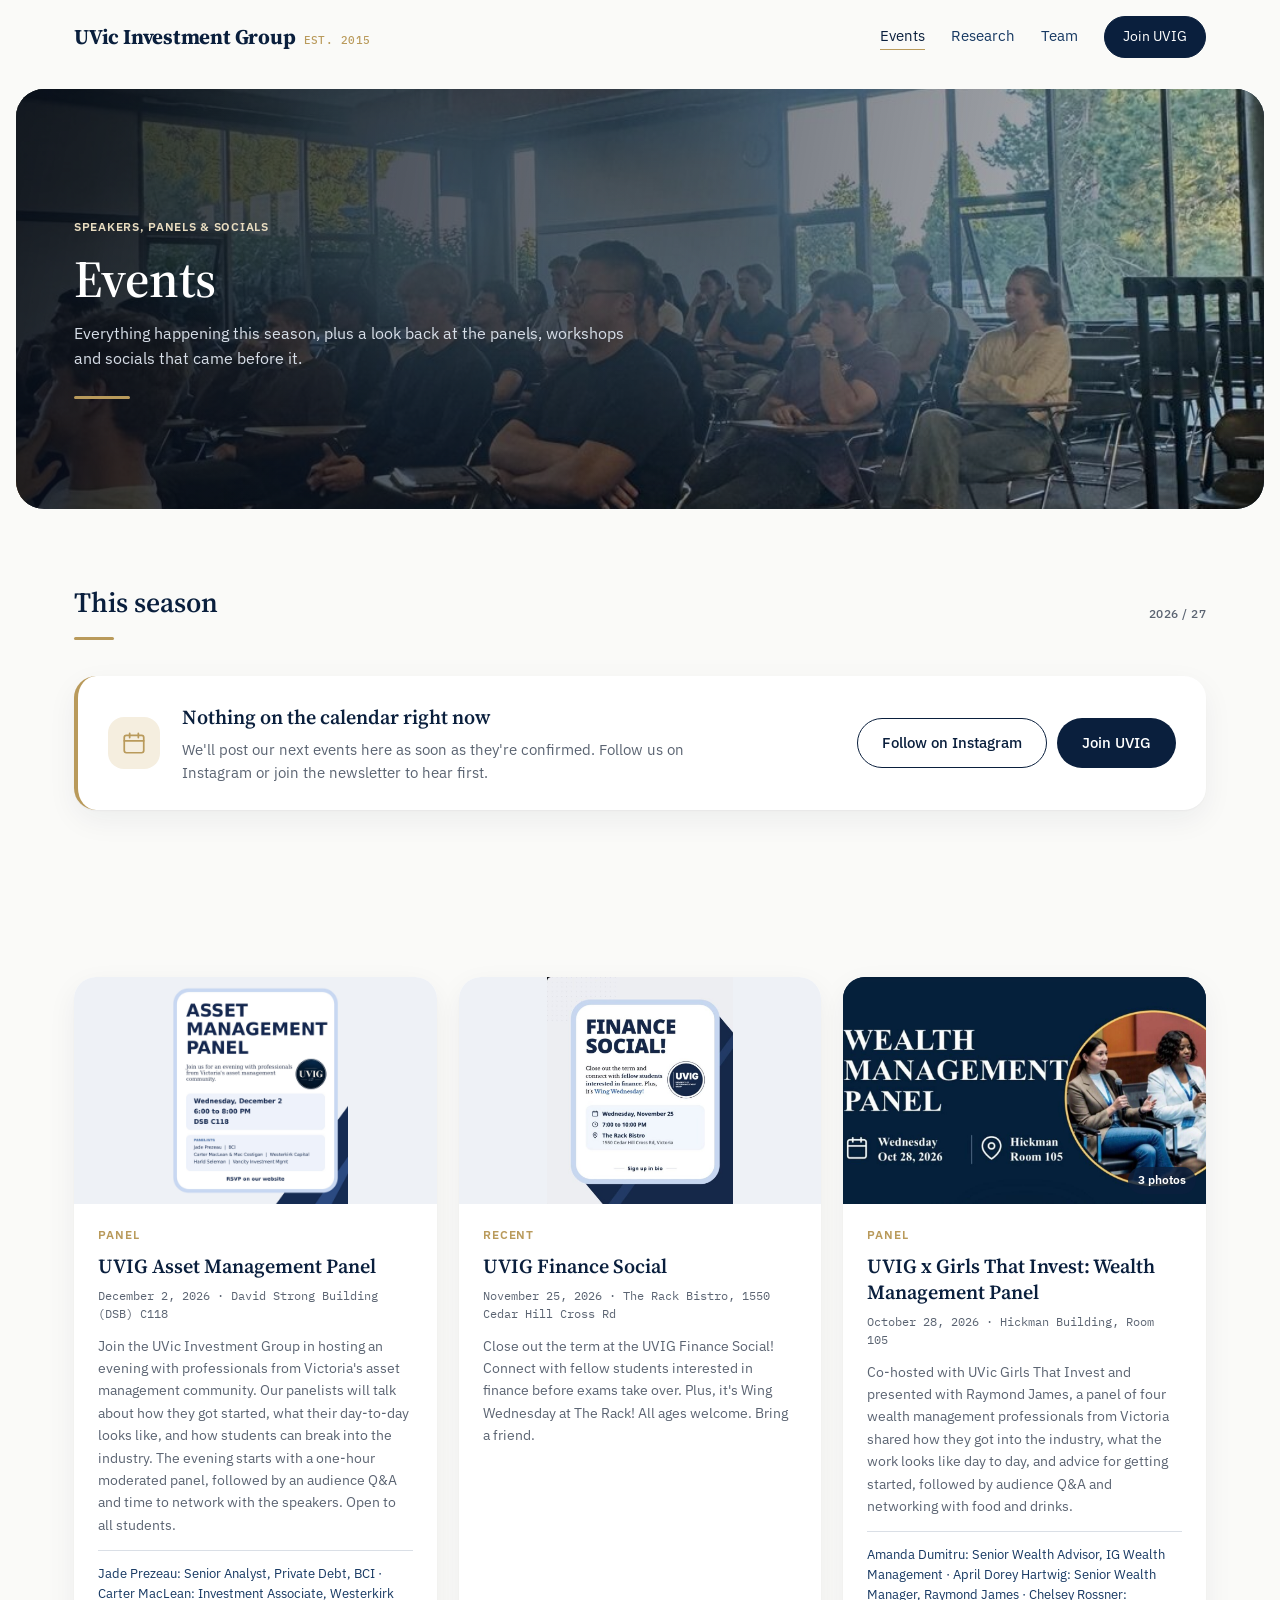
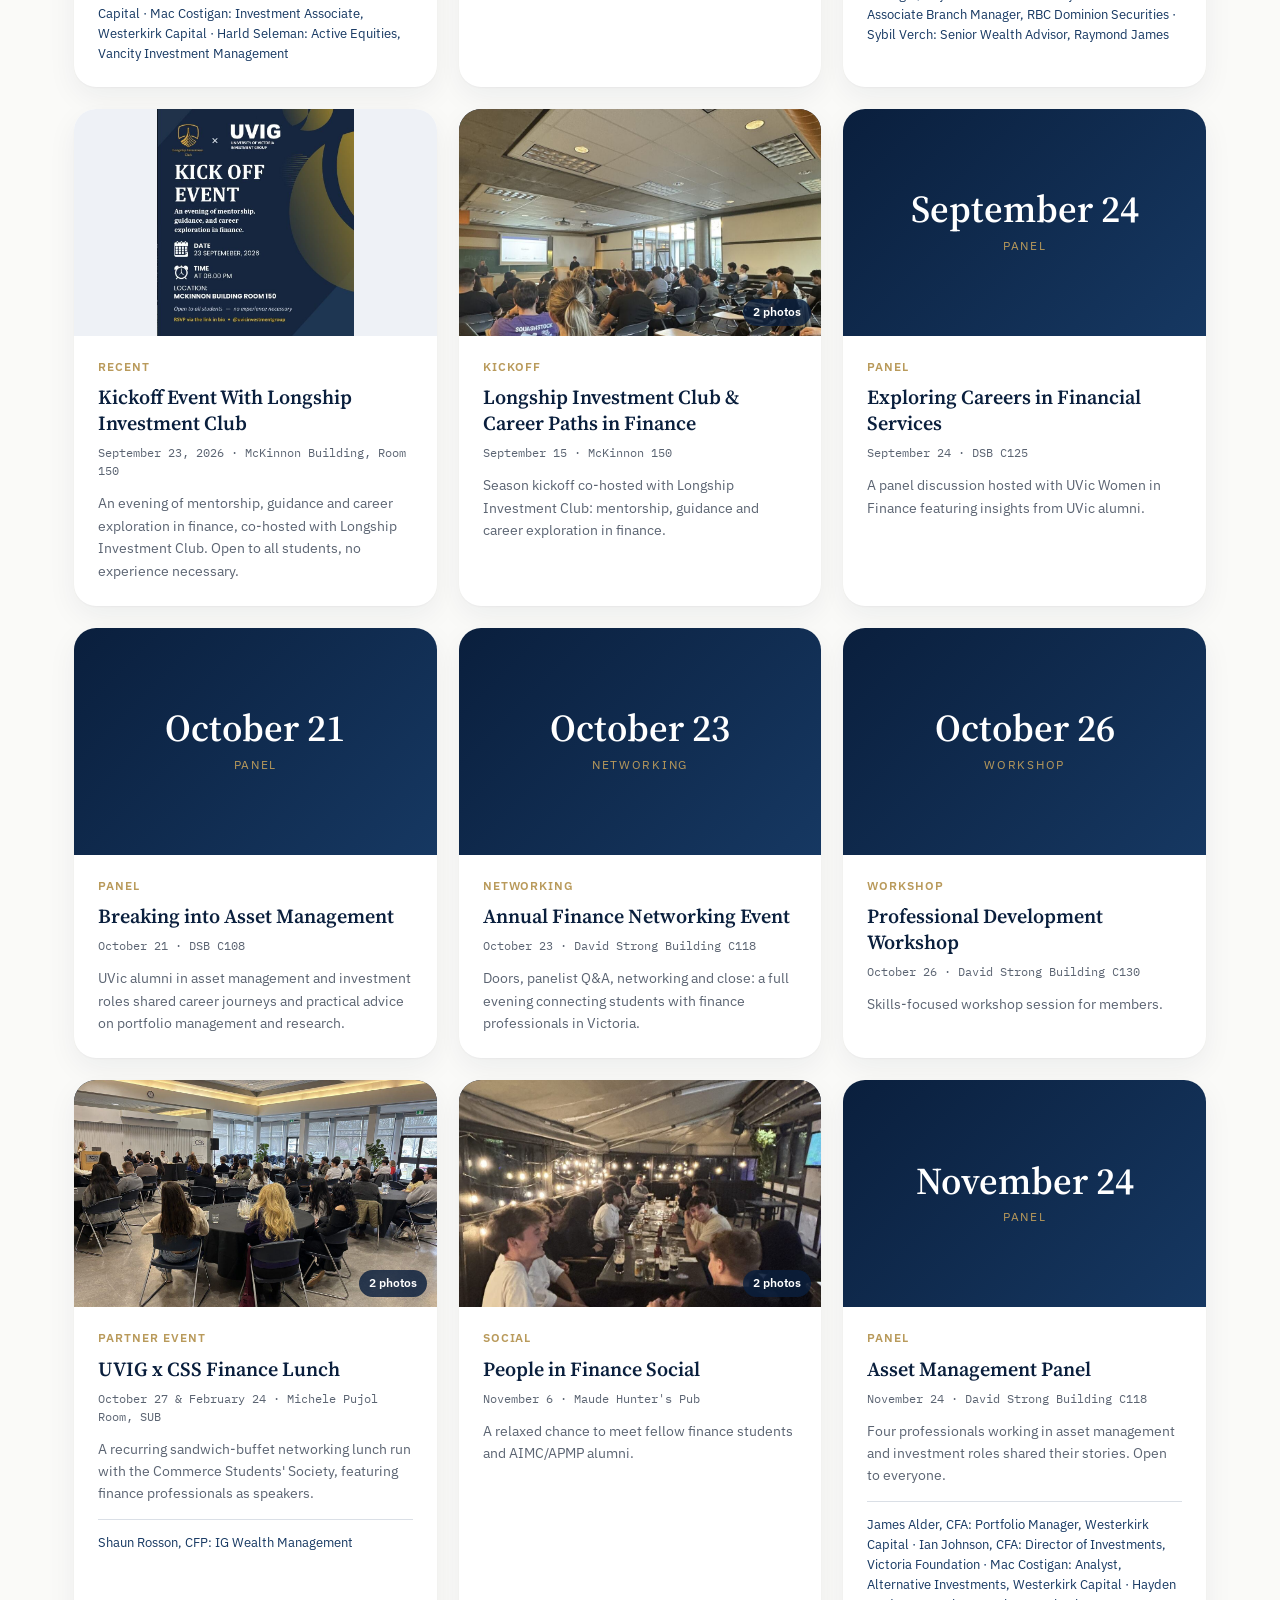
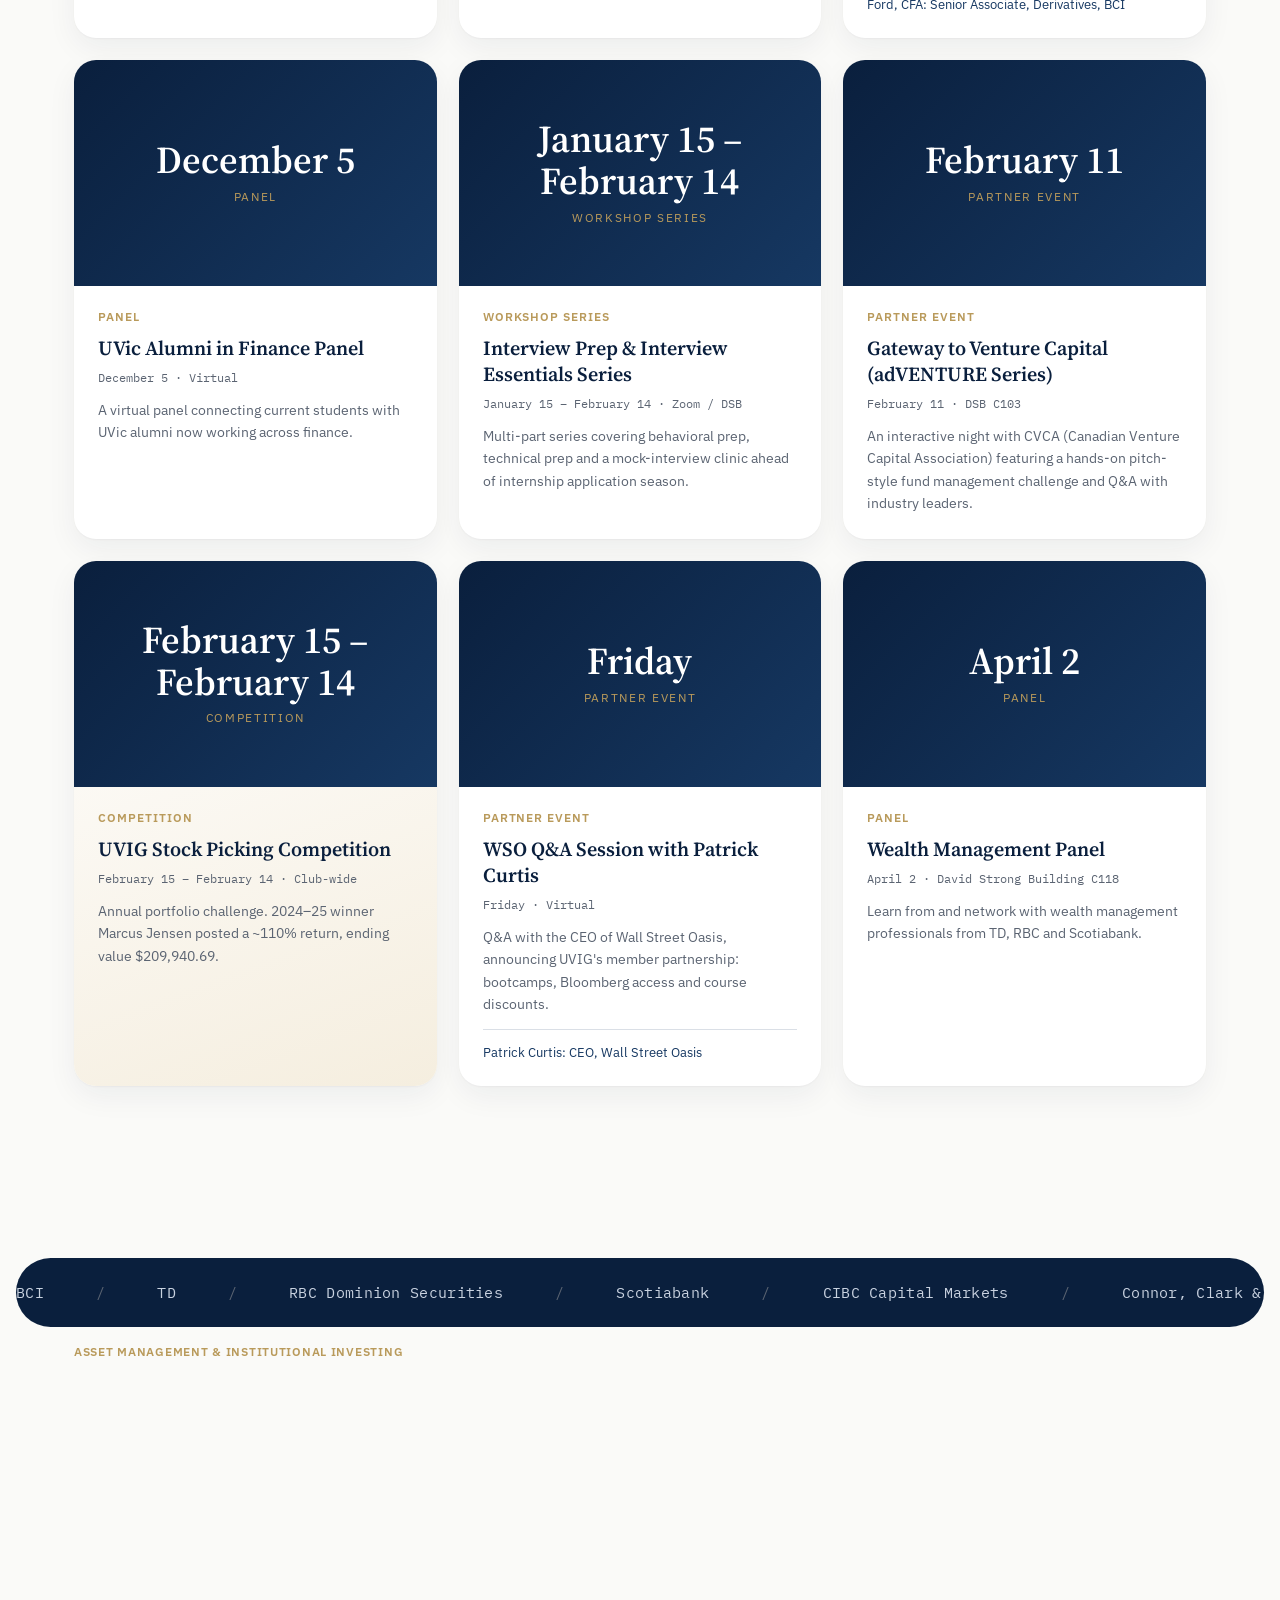
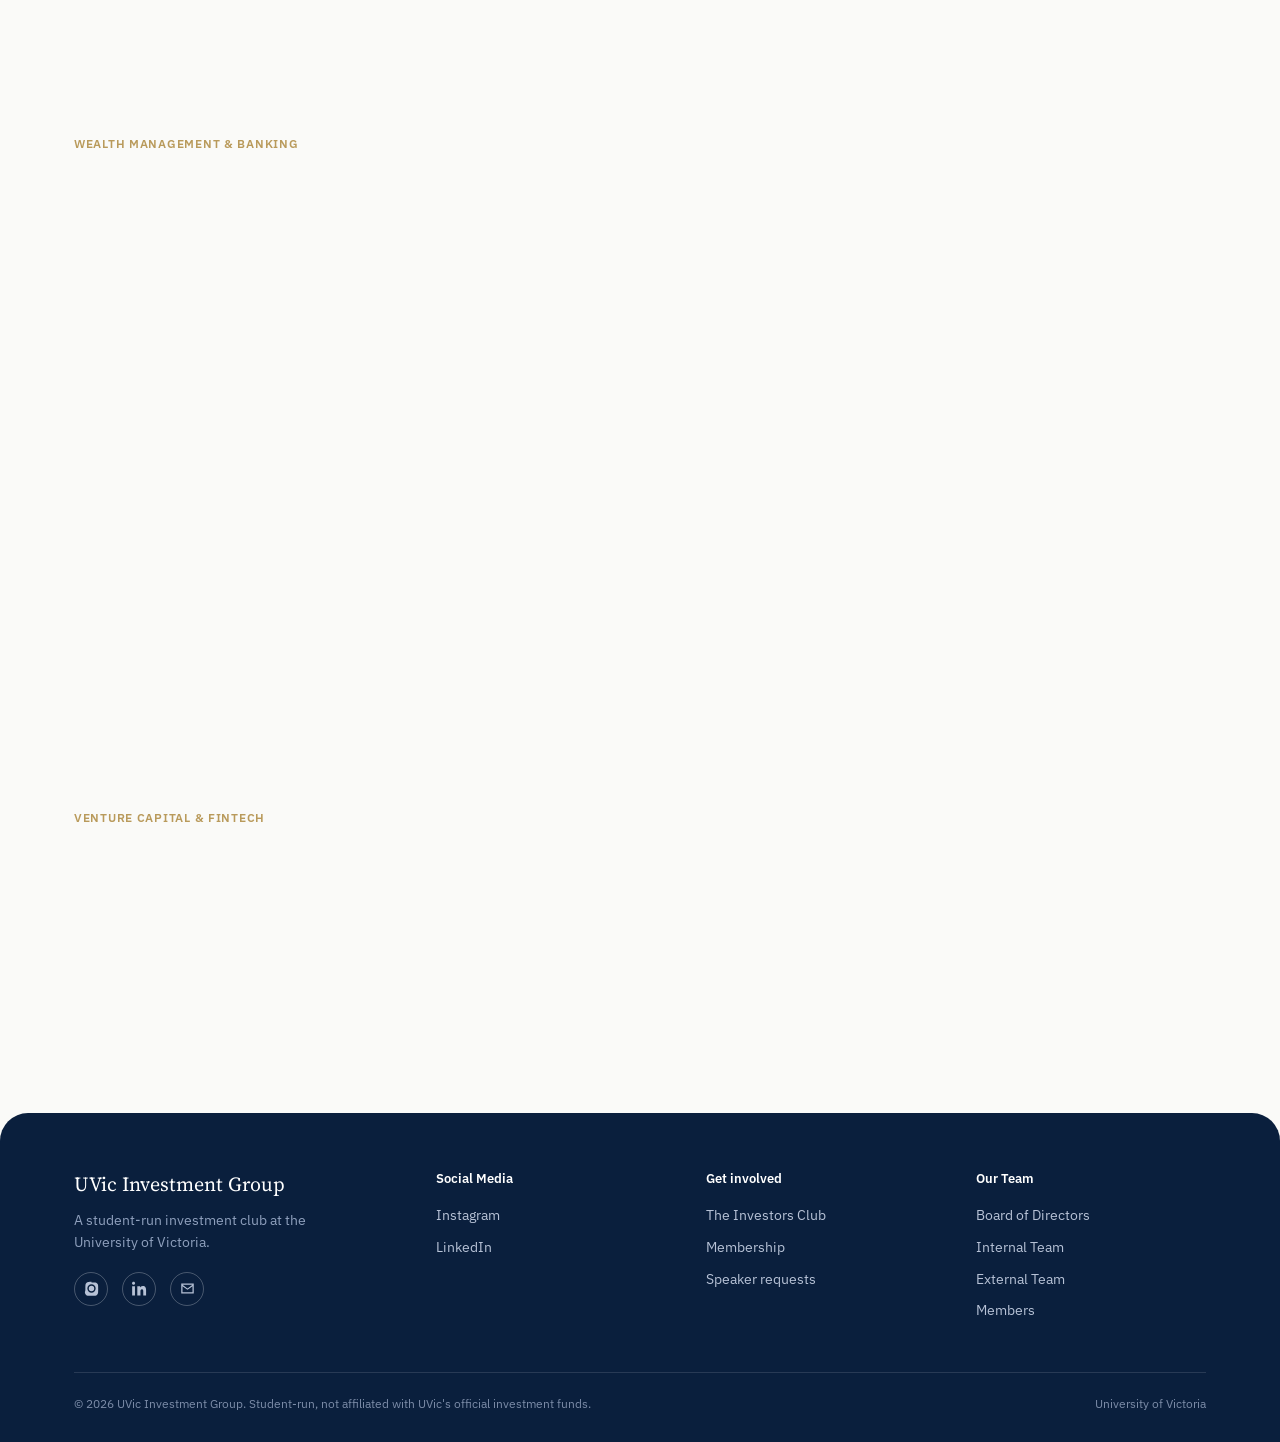
<file: events.html>
<!DOCTYPE html>
<html lang="en">
<head>
<meta charset="UTF-8">
<meta name="viewport" content="width=device-width, initial-scale=1.0">
<title>Events — UVic Investment Group</title>
<meta name="description" content="Upcoming and past UVIG events: speaker panels, workshops and socials connecting UVic students with finance professionals in Victoria.">
<link rel="canonical" href="https://www.uvicinvestmentgroup.com/events.html">
<link rel="icon" type="image/png" href="/icon-192.png">
<meta property="og:type" content="website">
<meta property="og:site_name" content="UVic Investment Group">
<meta property="og:title" content="Events — UVic Investment Group">
<meta property="og:description" content="Upcoming and past UVIG events: speaker panels, workshops and socials connecting UVic students with finance professionals in Victoria.">
<meta property="og:url" content="https://www.uvicinvestmentgroup.com/events.html">
<meta property="og:image" content="https://www.uvicinvestmentgroup.com/og-image.jpg">
<meta name="twitter:card" content="summary_large_image">
<meta name="theme-color" content="#0A1F3D">
<link rel="manifest" href="manifest.json">
<link rel="apple-touch-icon" href="apple-touch-icon.png">
<meta name="apple-mobile-web-app-capable" content="yes">
<meta name="apple-mobile-web-app-title" content="UVIG">
<link rel="preconnect" href="https://fonts.googleapis.com">
<link rel="preconnect" href="https://fonts.gstatic.com" crossorigin>
<link href="https://fonts.googleapis.com/css2?family=Source+Serif+4:opsz,wght@8..60,400;8..60,500;8..60,600;8..60,700&family=IBM+Plex+Sans:wght@400;500;600&family=IBM+Plex+Mono:wght@400;500&display=swap" rel="stylesheet">
<link rel="stylesheet" href="style.css">
</head>
<body class="page-events">

  <header class="masthead">
    <div class="masthead-inner wrap">
      <a href="index.html" class="wordmark">UVic Investment Group <small>EST. 2015</small></a>
      <div class="header-actions-mobile">
        <button class="menu-btn" id="menuBtn" aria-label="Open menu" aria-expanded="false">
          <span></span><span></span><span></span>
        </button>
      </div>
      <nav class="primary-nav" id="primaryNav">
        <a href="events.html" class="nav-link current">Events</a>
        <a href="research.html" class="nav-link">Research</a>
        <a href="team.html" class="nav-link">Team</a>
        <div class="nav-actions">
          <a href="join.html" class="nav-cta">Join UVIG</a>
        </div>
      </nav>
    </div>
  </header>

  <div class="ambient" aria-hidden="true"><span></span><span></span><span></span></div>

  <section class="page-hero page-hero-photo">
    <div class="page-hero-bg parallax-bg" data-content-bg="events.hero.image" style="background-image:url('photo-longship-2.jpg');"></div>
    <div class="wrap">
      <span class="hero-eyebrow" data-content="events.hero.eyebrow">SPEAKERS, PANELS &amp; SOCIALS</span>
      <h1 data-content="events.hero.title">Events</h1>
      <p class="lede" data-content="events.hero.lede">Everything happening this season, plus a look back at the panels, workshops and socials that came before it.</p>
    </div>
  </section>

  <section id="upcoming">
    <div class="wrap">
      <div class="section-head reveal">
        <h2 data-content="events.upcoming.heading">This season</h2>
        <span class="section-note" data-content="events.upcoming.note">2026 / 27</span>
      </div>
      <div id="upcomingList"></div>
    </div>
  </section>

  <section id="past" style="padding-top:0;">
    <div class="wrap">
      <div class="section-head reveal">
        <h2 data-content="events.past.heading">Past events</h2>
        <span class="section-note" data-content="events.past.note">A LOOK BACK</span>
      </div>
      <div id="pastGrid" class="ev-grid"></div>
    </div>
  </section>

  <section id="firms" style="padding-top:0;">
    <div class="wrap">
      <div class="section-head reveal">
        <h2 data-content="events.hosted.heading">Who we've hosted</h2>
        <span class="section-note" data-content="events.hosted.note">FIRMS &amp; SPEAKERS FROM PAST EVENTS</span>
      </div>
    </div>
    <div class="firms-marquee" aria-hidden="true">
      <div class="firms-track" id="firmsTrack"></div>
    </div>
    <div class="wrap">
      <div id="speakersGrid"></div>
    </div>
  </section>

  <footer id="join">
    <div class="wrap">
      <div class="footer-grid">
        <div>
          <div class="footer-word">UVic Investment Group</div>
          <p data-content="footer.tagline">A student-run investment club at the University of Victoria.</p>
          <div class="footer-social">
            <a href="https://www.instagram.com/uvicinvestmentgroup/" target="_blank" rel="noopener" aria-label="Instagram">
              <svg viewBox="0 0 24 24"><path d="M12 2.2c3.2 0 3.6 0 4.85.07 1.17.05 1.97.24 2.43.4a4.9 4.9 0 0 1 1.77 1.15 4.9 4.9 0 0 1 1.15 1.77c.16.46.35 1.26.4 2.43.07 1.25.07 1.65.07 4.85s0 3.6-.07 4.85c-.05 1.17-.24 1.97-.4 2.43a4.9 4.9 0 0 1-1.15 1.77 4.9 4.9 0 0 1-1.77 1.15c-.46.16-1.26.35-2.43.4-1.25.07-1.65.07-4.85.07s-3.6 0-4.85-.07c-1.17-.05-1.97-.24-2.43-.4a4.9 4.9 0 0 1-1.77-1.15 4.9 4.9 0 0 1-1.15-1.77c-.16-.46-.35-1.26-.4-2.43C2.2 15.6 2.2 15.2 2.2 12s0-3.6.07-4.85c.05-1.17.24-1.97.4-2.43A4.9 4.9 0 0 1 3.82 3 4.9 4.9 0 0 1 5.6 1.85c.46-.16 1.26-.35 2.43-.4C9.28 1.38 9.68 1.38 12 1.38V2.2zm0 3.15a6.65 6.65 0 1 0 0 13.3 6.65 6.65 0 0 0 0-13.3zm0 10.97a4.32 4.32 0 1 1 0-8.64 4.32 4.32 0 0 1 0 8.64zm6.9-11.2a1.55 1.55 0 1 1-3.1 0 1.55 1.55 0 0 1 3.1 0z"/></svg>
            </a>
            <a href="https://www.linkedin.com/company/uvic-investment-group/" target="_blank" rel="noopener" aria-label="LinkedIn">
              <svg viewBox="0 0 24 24"><path d="M4.98 3.5C4.98 4.88 3.9 6 2.5 6S0 4.88 0 3.5 1.12 1 2.5 1s2.48 1.12 2.48 2.5zM.24 8.25h4.5V23H.24V8.25zM8.5 8.25h4.31v2.01h.06c.6-1.14 2.07-2.34 4.26-2.34 4.56 0 5.4 3 5.4 6.9V23h-4.5v-6.28c0-1.5-.03-3.43-2.09-3.43-2.09 0-2.41 1.63-2.41 3.32V23H8.5V8.25z"/></svg>
            </a>
            <a href="mailto:investmentgroup.uvic@gmail.com" aria-label="Email">
              <svg viewBox="0 0 24 24"><path d="M2 4h20v16H2V4zm2 2v.01L12 12l8-5.99V6H4zm16 2.24-7.4 5.55a1 1 0 0 1-1.2 0L4 8.24V18h16V8.24z"/></svg>
            </a>
          </div>
        </div>
        <div>
          <h4>Social Media</h4>
          <a href="https://www.instagram.com/uvicinvestmentgroup/" target="_blank" rel="noopener">Instagram</a>
          <a href="https://www.linkedin.com/company/uvic-investment-group/" target="_blank" rel="noopener">LinkedIn</a>
        </div>
        <div>
          <h4>Get involved</h4>
          <a href="https://uvig-newsletter.beehiiv.com/" target="_blank" rel="noopener">The Investors Club</a>
          <a href="join.html">Membership</a>
          <a href="mailto:investmentgroup.uvic@gmail.com">Speaker requests</a>
        </div>
        <div>
          <h4>Our Team</h4>
          <a href="team.html#board">Board of Directors</a>
          <a href="team.html#internal">Internal Team</a>
          <a href="team.html#external">External Team</a>
          <a href="team.html#members">Members</a>
        </div>
      </div>
      <div class="footer-bottom wrap" style="padding-left:0;padding-right:0;">
        <span data-content="footer.copyright">© 2026 UVic Investment Group. Student-run, not affiliated with UVic's official investment funds.</span>
        <span>University of Victoria</span>
      </div>
    </div>
  </footer>
<script src="data.js"></script>
<script src="supabase-config.js"></script>
<script src="content-loader.js"></script>
<script src="script.js"></script>
<script>
// Runs once content saved from /admin is loaded (see content-loader.js).
UVIG_READY(function () {
  // ---- Event cards: every event (upcoming or past) uses the same layout,
  // image on top, text below. Events without an image get a branded tile. ----
  const todayISO = new Date().toISOString().slice(0, 10);
  const attr = v => String(v).replace(/"/g, '&quot;');

  function mediaHTML(photos, title, placeholderText, placeholderSub) {
    if (!photos.length) {
      return `<div class="ev-media ev-ph"><b>${placeholderText}</b>${placeholderSub ? `<span>${placeholderSub}</span>` : ''}</div>`;
    }
    const flyer = /flyer/i.test(photos[0]);
    return `<div class="ev-media has-img${flyer ? ' ev-contain' : ''}" data-photos="${attr(photos.join('|'))}" data-title="${attr(title)}" role="button" tabindex="0" aria-label="View photos: ${attr(title)}">
      <img src="${photos[0]}" alt="" loading="lazy">
      ${photos.length > 1 ? `<span class="ev-count">${photos.length} photos</span>` : ''}
    </div>`;
  }

  // ---- Upcoming events (confirmed and not yet happened) ----
  const upcomingList = document.getElementById('upcomingList');
  const confirmed = UVIG_UPCOMING.filter(ev => ev.status === 'confirmed' && ev.isoDate >= todayISO);

  upcomingList.innerHTML = !confirmed.length
    ? `<div class="events-empty">
        <div class="events-empty-icon"><svg viewBox="0 0 24 24" fill="none" stroke="currentColor" stroke-width="1.6" stroke-linecap="round" stroke-linejoin="round"><rect x="3" y="5" width="18" height="16" rx="2"/><path d="M3 10h18M8 3v4M16 3v4"/></svg></div>
        <div class="events-empty-text">
          <h3>Nothing on the calendar right now</h3>
          <p>We'll post our next events here as soon as they're confirmed. Follow us on Instagram or join the newsletter to hear first.</p>
        </div>
        <div class="events-empty-actions">
          <a href="https://www.instagram.com/uvicinvestmentgroup/" target="_blank" rel="noopener" class="btn btn-ghost">Follow on Instagram</a>
          <a href="join.html" class="btn btn-primary">Join UVIG</a>
        </div>
      </div>`
    : `<div class="ev-grid">` + [...confirmed].sort((a,b) => new Date(a.isoDate) - new Date(b.isoDate)).map(ev => {
      const d = new Date(ev.isoDate + 'T00:00:00');
      const day = d.getDate(), mon = d.toLocaleString('en-US', { month: 'short' }).toUpperCase();
      const when = d.toLocaleDateString('en-US', { weekday: 'long', month: 'long', day: 'numeric' }) + (ev.time && ev.time !== 'TBD' ? ' · ' + ev.time : '');
      const rsvp = ev.rsvpUrl ? `<a href="${ev.rsvpUrl}" class="btn btn-primary"${/^https?:/.test(ev.rsvpUrl) ? ' target="_blank" rel="noopener"' : ''}>RSVP</a>` : '';
      return `
      <article class="ev-card" id="${ev.id}">
        ${mediaHTML(ev.flyer ? [ev.flyer] : [], ev.title + ' flyer', day, mon)}
        <div class="ev-body">
          <span class="ev-tag">${ev.partner && ev.partner !== 'TBD' ? 'With ' + ev.partner : 'UVIG event'}</span>
          <h3>${ev.title}</h3>
          <div class="ev-when">${when}</div>
          <p>${ev.blurb}</p>
          <div class="ev-meta">
            <span><strong>Venue</strong>${renderVenue(ev)}</span>
            ${ev.speakers && ev.speakers !== 'N/A' ? `<span><strong>Speakers</strong>${ev.speakers}</span>` : ''}
          </div>
          <div class="ev-actions">${rsvp}${renderCalDropdown(ev.id)}</div>
        </div>
      </article>`;
    }).join('') + `</div>`;

  // ---- Past events (always shown, no toggle) ----
  // Confirmed events that have already happened move here automatically,
  // most recent first, ahead of the hand-curated history below.
  const pastGrid = document.getElementById('pastGrid');
  const recentlyPast = UVIG_UPCOMING
    .filter(ev => ev.status === 'confirmed' && ev.isoDate < todayISO)
    .sort((a,b) => new Date(b.isoDate) - new Date(a.isoDate))
    .map(ev => ({
      title: ev.title,
      dateDisplay: `${ev.dateDisplay}, 2026`,
      venue: ev.venue,
      tag: ev.pastTag || 'Recent',
      blurb: ev.pastBlurb || ev.blurb,
      speakers: ev.pastSpeakers && ev.pastSpeakers.length ? ev.pastSpeakers : undefined,
      photos: ev.pastPhotos && ev.pastPhotos.length ? ev.pastPhotos : ev.flyer ? [ev.flyer] : undefined
    }));
  const pastEvents = [...recentlyPast, ...UVIG_PAST];
  pastGrid.innerHTML = pastEvents.map(ev => `
      <article class="ev-card${ev.highlight ? ' highlight' : ''}">
        ${mediaHTML(ev.photos || [], ev.title, ev.dateDisplay, ev.tag)}
        <div class="ev-body">
          <span class="ev-tag">${ev.tag}</span>
          <h3>${ev.title}</h3>
          <div class="ev-when">${ev.dateDisplay} · ${ev.venue}</div>
          <p>${ev.blurb}</p>
          ${ev.speakers ? `<div class="ev-speakers">${ev.speakers.join(' · ')}</div>` : ''}
        </div>
      </article>
    `).join('');

  // ---- Firms marquee (duplicated for seamless loop) ----
  const firmsTrack = document.getElementById('firmsTrack');
  const firmSpans = UVIG_FIRMS.map(f => `<span>${f}</span>`).join('<span style="color:#5B6472;">/</span>');
  firmsTrack.innerHTML = firmSpans + '<span style="color:#5B6472;">/</span>' + firmSpans;

  // ---- Speakers grid (grouped by category) ----
  const speakersGrid = document.getElementById('speakersGrid');
  function speakerCard(sp) {
    const initials = sp.name.split(',')[0].split(' ').filter(Boolean).slice(0,2).map(w => w[0]).join('');
    return `
      <div class="speaker-card">
        <div class="speaker-avatar">${initials}</div>
        <div>
          <div class="name">${sp.name}</div>
          <div class="role">${sp.role}</div>
        </div>
      </div>
    `;
  }
  speakersGrid.innerHTML = UVIG_SPEAKERS.map(group => `
    <div class="speaker-group">
      <h4 class="speaker-group-title">${group.category}</h4>
      <div class="speakers-grid reveal stagger">
        ${group.people.map(speakerCard).join('')}
      </div>
    </div>
  `).join('');

  // ---- Deep-link support: index.html links to events.html#event-id ----
  if (location.hash) {
    const target = document.getElementById(location.hash.slice(1));
    if (target) setTimeout(() => target.scrollIntoView({ behavior: 'smooth', block: 'center' }), 150);
  }
});
</script>
</body>
</html>
</file>
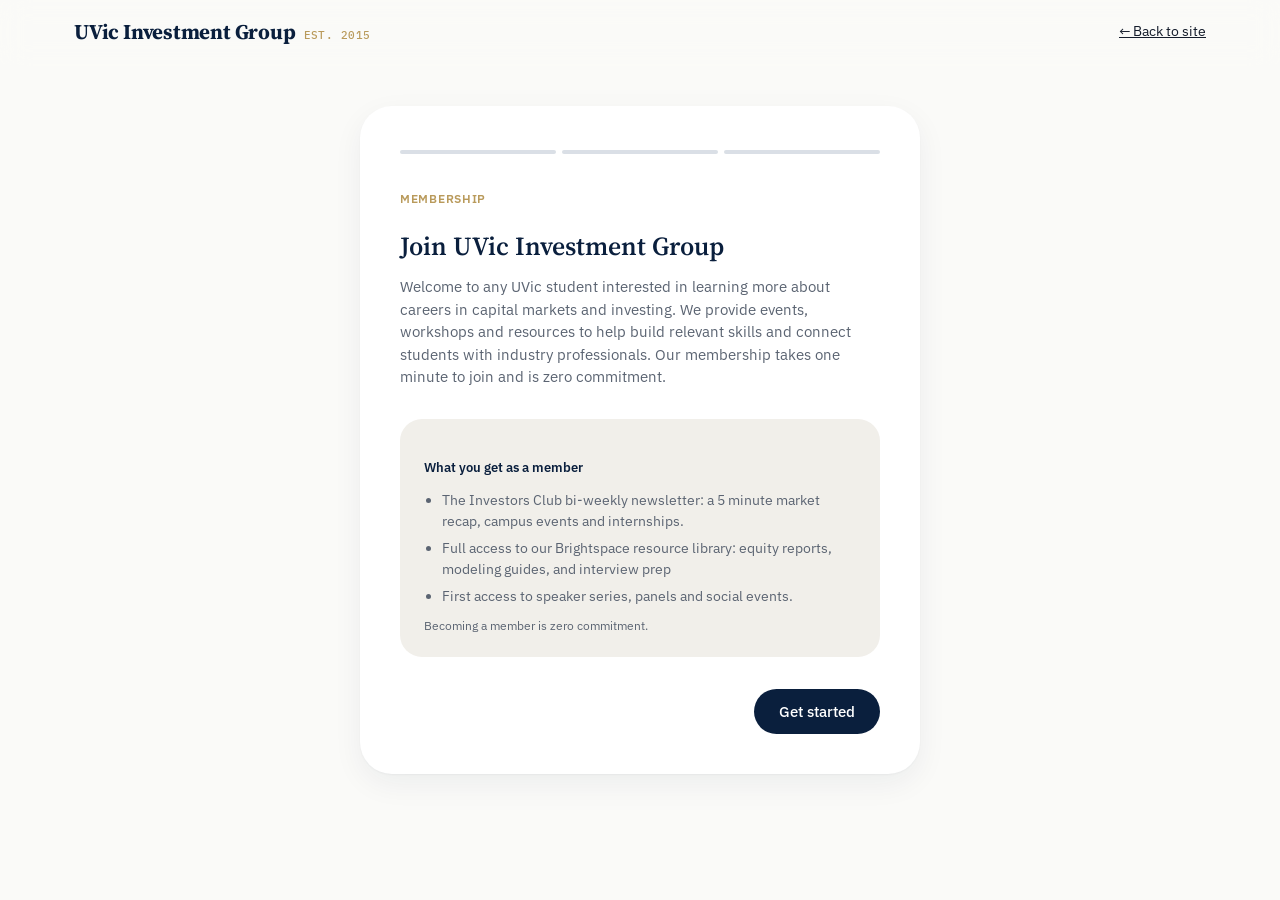
<file: join.html>
<!DOCTYPE html>
<html lang="en">
<head>
<meta charset="UTF-8">
<meta name="viewport" content="width=device-width, initial-scale=1.0">
<title>Join UVIG — UVic Investment Group</title>
<meta name="description" content="Join the UVic Investment Group in about a minute. Zero commitment: the Investors Club newsletter, our Brightspace library and early access to events.">
<link rel="canonical" href="https://www.uvicinvestmentgroup.com/join.html">
<link rel="icon" type="image/png" href="/icon-192.png">
<meta property="og:type" content="website">
<meta property="og:site_name" content="UVic Investment Group">
<meta property="og:title" content="Join UVIG — UVic Investment Group">
<meta property="og:description" content="Join the UVic Investment Group in about a minute. Zero commitment: the Investors Club newsletter, our Brightspace library and early access to events.">
<meta property="og:url" content="https://www.uvicinvestmentgroup.com/join.html">
<meta property="og:image" content="https://www.uvicinvestmentgroup.com/og-image.jpg">
<meta name="twitter:card" content="summary_large_image">
<meta name="theme-color" content="#0A1F3D">
<link rel="manifest" href="manifest.json">
<link rel="apple-touch-icon" href="apple-touch-icon.png">
<meta name="apple-mobile-web-app-capable" content="yes">
<meta name="apple-mobile-web-app-title" content="UVIG">
<link rel="preconnect" href="https://fonts.googleapis.com">
<link rel="preconnect" href="https://fonts.gstatic.com" crossorigin>
<link href="https://fonts.googleapis.com/css2?family=Source+Serif+4:opsz,wght@8..60,400;8..60,500;8..60,600;8..60,700&family=IBM+Plex+Sans:wght@400;500;600&family=IBM+Plex+Mono:wght@400;500&display=swap" rel="stylesheet">
<link rel="stylesheet" href="style.css">
</head>
<body>

  <header class="masthead">
    <div class="masthead-inner wrap">
      <a href="index.html" class="wordmark">UVic Investment Group <small>EST. 2015</small></a>
      <a href="index.html" class="nav-link" style="font-size:14px;">← Back to site</a>
    </div>
  </header>

  <div class="ambient" aria-hidden="true"><span></span><span></span><span></span></div>

  <div class="join-shell join-card">

    <div class="progress-track" id="progressTrack">
      <div class="progress-seg"><div class="fill" data-step="1"></div></div>
      <div class="progress-seg"><div class="fill" data-step="2"></div></div>
      <div class="progress-seg"><div class="fill" data-step="3"></div></div>
    </div>

    <!-- Step 0: Intro -->
    <div class="quiz-step active" data-step="0">
      <span class="hero-eyebrow">MEMBERSHIP</span>
      <h2 data-content="join.intro.title">Join UVic Investment Group</h2>
      <p class="step-note" data-content="join.intro.body">Welcome to any UVic student interested in learning more about careers in capital markets and investing. We provide events, workshops and resources to help build relevant skills and connect students with industry professionals. Our membership takes one minute to join and is zero commitment.</p>
      <div class="quiz-perks">
        <h4 data-content="join.perks.title">What you get as a member</h4>
        <ul>
          <li data-content="join.perks.item1">The Investors Club bi-weekly newsletter: a 5 minute market recap, campus events and internships.</li>
          <li data-content="join.perks.item2">Full access to our Brightspace resource library: equity reports, modeling guides, and interview prep</li>
          <li data-content="join.perks.item3">First access to speaker series, panels and social events.</li>
        </ul>
        <p class="field-note" style="font-size:12px; color:var(--graphite); margin-top:10px;">Becoming a member is zero commitment.</p>
      </div>
      <div class="quiz-nav" style="justify-content:flex-end;">
        <button class="btn btn-primary" id="startBtn">Get started</button>
      </div>
    </div>

    <!-- Step 1: Basic info -->
    <div class="quiz-step" data-step="1">
      <h2>Let's get you set up</h2>
      <p class="step-note">Step 1 of 3</p>
      <div class="field">
        <label for="fName">Full name</label>
        <input type="text" id="fName" placeholder="Your name" required>
      </div>
      <div class="field">
        <label for="fUvicEmail">UVic email</label>
        <input type="email" id="fUvicEmail" placeholder="you@uvic.ca" required>
      </div>
      <div class="field">
        <label for="fEmail">Main email address</label>
        <input type="email" id="fEmail" placeholder="you@example.com" required>
      </div>
      <div class="field">
        <label for="fYear">Year of study</label>
        <select id="fYear">
          <option>1st year</option>
          <option>2nd year</option>
          <option>3rd year</option>
          <option>4th year+</option>
          <option>Graduate / Other</option>
        </select>
      </div>
      <div class="field">
        <label for="fFaculty">Faculty / program</label>
        <select id="fFaculty">
          <option value="BCom">BCom</option>
          <option value="Econ BSc">Econ BSc</option>
          <option value="Econ BA">Econ BA</option>
          <option value="Other">Other</option>
        </select>
        <input type="text" id="fFacultyOther" placeholder="Tell us your faculty / program" style="margin-top:10px; display:none;">
      </div>
      <div class="quiz-nav">
        <button class="btn btn-ghost" data-back>Back</button>
        <button class="btn btn-primary" data-next="1">Continue</button>
      </div>
    </div>

    <!-- Step 2: Interests -->
    <div class="quiz-step" data-step="2">
      <h2>What areas of finance interest you?</h2>
      <p class="step-note">Step 2 of 3. Pick as many as you like.</p>
      <div class="choice-grid" id="interestGrid"></div>
      <div class="quiz-nav">
        <button class="btn btn-ghost" data-back>Back</button>
        <button class="btn btn-primary" data-next="2">Continue</button>
      </div>
    </div>

    <!-- Step 3: Final details -->
    <div class="quiz-step" data-step="3">
      <h2>Last thing</h2>
      <p class="step-note">Step 3 of 3</p>
      <div class="field">
        <label for="fHeard">How did you hear about UVIG?</label>
        <select id="fHeard">
          <option>Instagram</option>
          <option>Friend / word of mouth</option>
          <option>Class announcement</option>
          <option>Club fair</option>
          <option>Other</option>
        </select>
      </div>
      <label class="choice-card" style="margin-top:6px;">
        <input type="checkbox" id="fNewsletter" checked>
        <div><div class="choice-label">Sign me up for The Investors Club newsletter</div><div class="choice-sub">Bi-weekly, unsubscribe anytime</div></div>
      </label>
      <div class="quiz-nav">
        <button class="btn btn-ghost" data-back>Back</button>
        <button class="btn btn-primary" id="submitBtn">Submit</button>
      </div>
    </div>

    <!-- Success -->
    <div class="quiz-step" data-step="4">
      <div class="success-screen">
        <div class="success-icon">✓</div>
        <h2 id="successHeading">Welcome to the club.</h2>
        <p id="successBody" data-content="join.success.intro">Thanks for joining the Investment Group. As a member, you'll gain access to:</p>
        <ul class="success-perks">
          <li data-content="join.success.perk1">Our Brightspace resource library</li>
          <li data-content="join.success.perk2">The Investors Club bi-weekly newsletter</li>
          <li data-content="join.success.perk3">Early access to events</li>
        </ul>
      </div>
    </div>

  </div>

<script src="data.js"></script>
<script src="supabase-config.js"></script>
<script src="content-loader.js"></script>
<script>
// Runs once content saved from /admin is loaded (see content-loader.js).
UVIG_READY(function () {
  // ============================================================
  // Google Sheet backend
  // Replace this with your deployed Apps Script Web App URL.
  // See GOOGLE_SHEETS_SETUP.md for the one-time setup steps.
  // ============================================================
  const SHEET_ENDPOINT = "https://script.google.com/macros/s/AKfycbxsShfaG-0EgMWCaKdl08aEyKDpgh8jrq8of2TwnrKG2Js0qdV7LcVr4fc9U1cy36B7zg/exec";

  // Render interest choices from data.js (draft categories, per Will's request)
  document.getElementById('interestGrid').innerHTML = UVIG_INTERESTS.map(i => `
    <label class="choice-card">
      <input type="checkbox" value="${i.area}">
      <div><div class="choice-label">${i.area}</div><div class="choice-sub">${i.careers}</div></div>
    </label>
  `).join('');

  const steps = document.querySelectorAll('.quiz-step');
  const fills = document.querySelectorAll('.progress-seg .fill');
  let current = 0;

  function showStep(n){
    steps.forEach(s => s.classList.toggle('active', Number(s.dataset.step) === n));
    fills.forEach(f => {
      const step = Number(f.dataset.step);
      f.style.width = step <= n ? '100%' : '0%';
    });
    current = n;
    window.scrollTo({ top: 0, behavior: 'smooth' });
  }

  document.getElementById('startBtn').addEventListener('click', () => showStep(1));

  const facultySelect = document.getElementById('fFaculty');
  const facultyOther = document.getElementById('fFacultyOther');
  facultySelect.addEventListener('change', () => {
    facultyOther.style.display = facultySelect.value === 'Other' ? 'block' : 'none';
  });

  document.querySelectorAll('[data-next]').forEach(btn => {
    btn.addEventListener('click', () => {
      const step = Number(btn.dataset.next);
      if (step === 1) {
        const name = document.getElementById('fName').value.trim();
        const uvicEmail = document.getElementById('fUvicEmail').value.trim();
        const email = document.getElementById('fEmail').value.trim();
        if (!name || !uvicEmail || !email) { alert('Please add your name and both emails to continue.'); return; }
      }
      showStep(step + 1);
    });
  });

  document.querySelectorAll('[data-back]').forEach(btn => {
    btn.addEventListener('click', () => showStep(Math.max(0, current - 1)));
  });

  document.querySelectorAll('.choice-card').forEach(card => {
    const input = card.querySelector('input');
    const sync = () => card.classList.toggle('selected', input.checked);
    input.addEventListener('change', sync);
    sync();
  });

  document.getElementById('submitBtn').addEventListener('click', (e) => {
    const btn = e.currentTarget;
    if (btn.classList.contains('btn-loading')) return;

    const interests = [...document.querySelectorAll('#interestGrid input:checked')].map(i => i.value);
    const faculty = facultySelect.value === 'Other' ? facultyOther.value.trim() : facultySelect.value;
    const payload = {
      name: document.getElementById('fName').value.trim(),
      uvicEmail: document.getElementById('fUvicEmail').value.trim(),
      email: document.getElementById('fEmail').value.trim(),
      year: document.getElementById('fYear').value,
      faculty,
      interests,
      heardFrom: document.getElementById('fHeard').value,
      newsletterOptIn: document.getElementById('fNewsletter').checked
    };

    // Fire the submission in the background — it's a no-cors request so we
    // can't read its result anyway, and the Apps Script round trip can take
    // several seconds. Don't make the person wait on it; the UI moves on
    // immediately with its own short, deliberate animation instead.
    if (SHEET_ENDPOINT.startsWith('REPLACE_WITH')) {
      console.warn('UVIG join form: SHEET_ENDPOINT is still a placeholder — response was not saved. See GOOGLE_SHEETS_SETUP.md.', payload);
    } else {
      fetch(SHEET_ENDPOINT, {
        method: 'POST',
        mode: 'no-cors',
        headers: { 'Content-Type': 'text/plain' },
        body: JSON.stringify(payload)
      }).catch(err => console.error('UVIG join form: submission failed', err));
    }

    const firstName = payload.name.split(' ')[0] || '';
    document.getElementById('successHeading').textContent = firstName ? `Welcome to the club, ${firstName}.` : 'Welcome to the club.';

    btn.classList.add('btn-loading');
    setTimeout(() => {
      btn.classList.remove('btn-loading');
      showStep(4);
    }, 450);
  });
});
</script>
</body>
</html>
</file>
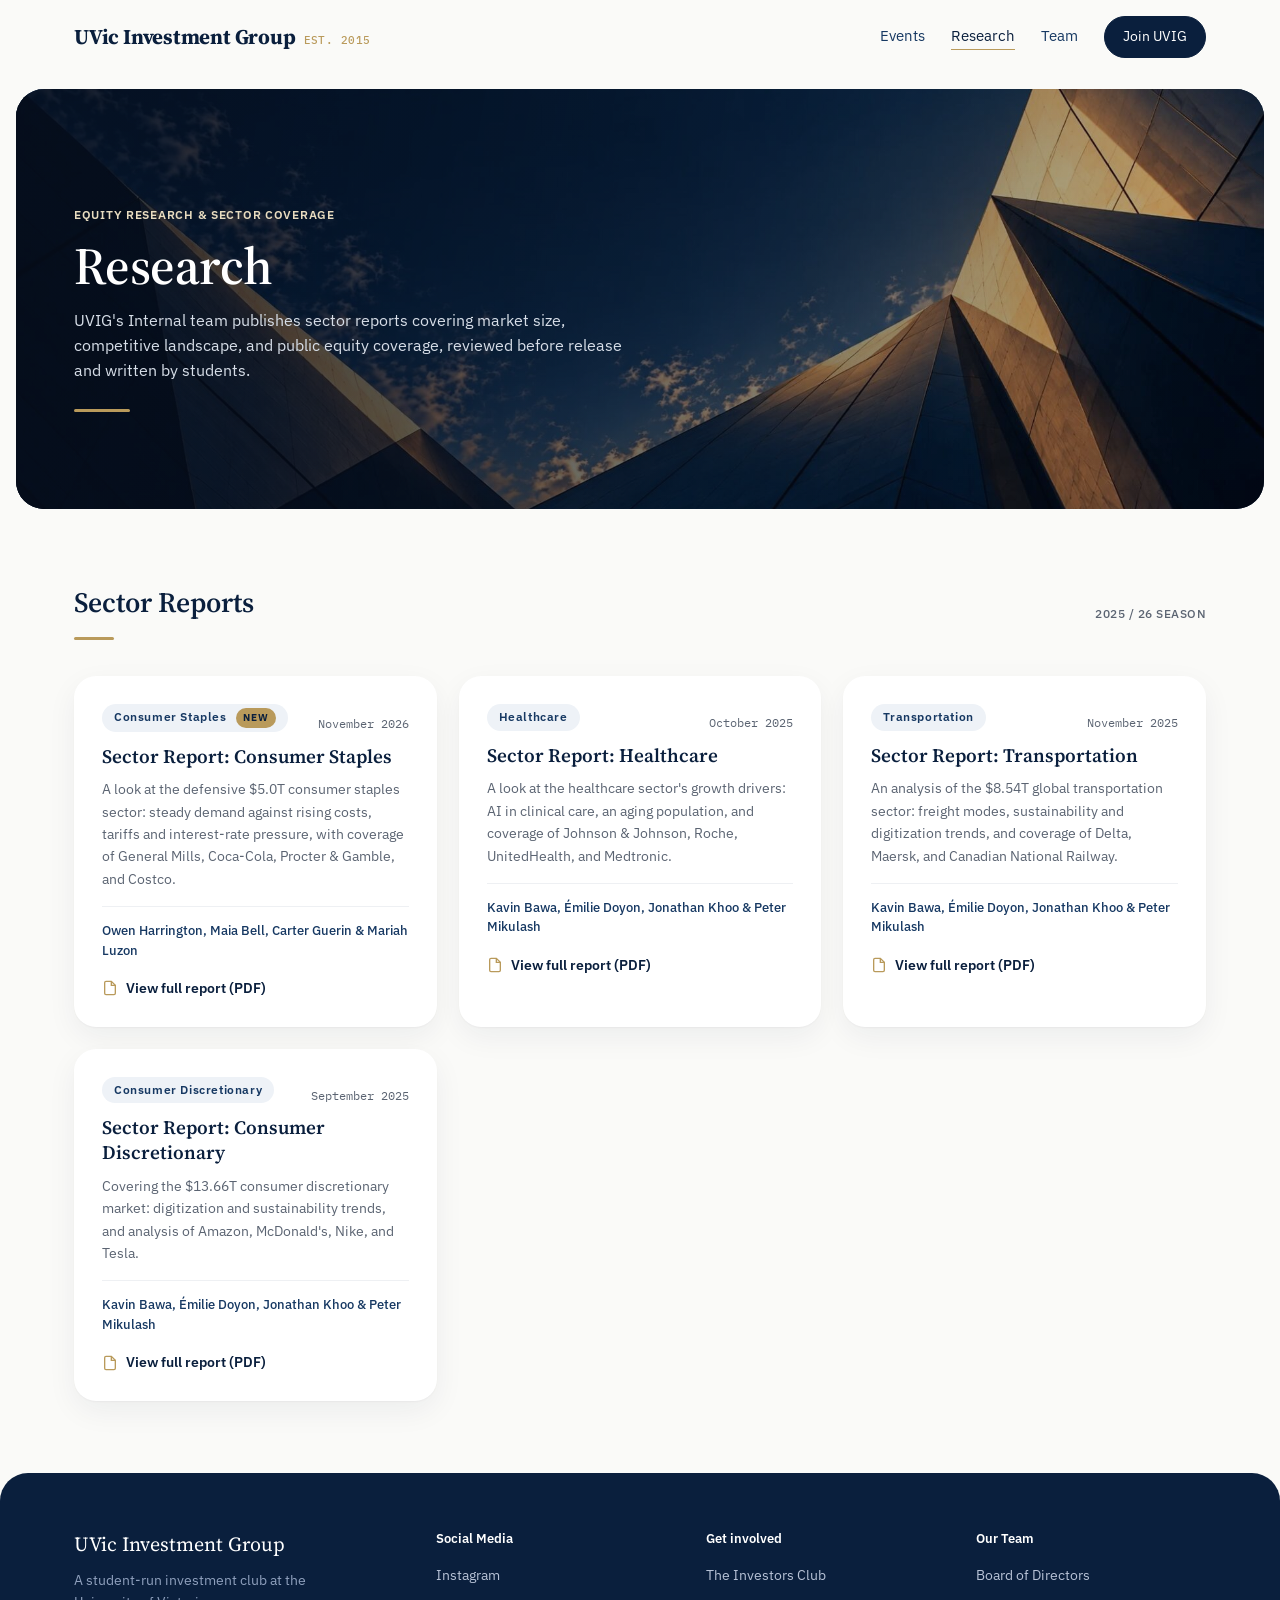
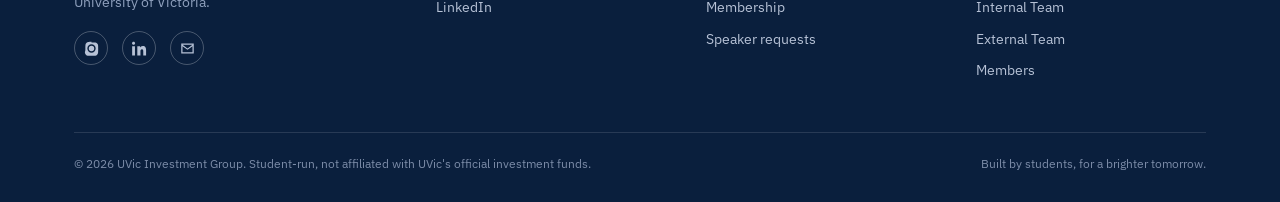
<file: research.html>
<!DOCTYPE html>
<html lang="en">
<head>
<meta charset="UTF-8">
<meta name="viewport" content="width=device-width, initial-scale=1.0">
<title>Research — UVic Investment Group</title>
<meta name="description" content="Student-written sector reports from UVIG's Internal team covering market size, competitive landscape and public equity coverage.">
<link rel="canonical" href="https://www.uvicinvestmentgroup.com/research.html">
<link rel="icon" type="image/png" href="/icon-192.png">
<meta property="og:type" content="website">
<meta property="og:site_name" content="UVic Investment Group">
<meta property="og:title" content="Research — UVic Investment Group">
<meta property="og:description" content="Student-written sector reports from UVIG's Internal team covering market size, competitive landscape and public equity coverage.">
<meta property="og:url" content="https://www.uvicinvestmentgroup.com/research.html">
<meta property="og:image" content="https://www.uvicinvestmentgroup.com/og-image.jpg">
<meta name="twitter:card" content="summary_large_image">
<meta name="theme-color" content="#0A1F3D">
<link rel="manifest" href="manifest.json">
<link rel="apple-touch-icon" href="apple-touch-icon.png">
<meta name="apple-mobile-web-app-capable" content="yes">
<meta name="apple-mobile-web-app-title" content="UVIG">
<link rel="preconnect" href="https://fonts.googleapis.com">
<link rel="preconnect" href="https://fonts.gstatic.com" crossorigin>
<link href="https://fonts.googleapis.com/css2?family=Source+Serif+4:opsz,wght@8..60,400;8..60,500;8..60,600;8..60,700&family=IBM+Plex+Sans:wght@400;500;600&family=IBM+Plex+Mono:wght@400;500&display=swap" rel="stylesheet">
<link rel="stylesheet" href="style.css">
</head>
<body>

  <header class="masthead">
    <div class="masthead-inner wrap">
      <a href="index.html" class="wordmark">UVic Investment Group <small>EST. 2015</small></a>
      <div class="header-actions-mobile">
        <button class="menu-btn" id="menuBtn" aria-label="Open menu" aria-expanded="false">
          <span></span><span></span><span></span>
        </button>
      </div>
      <nav class="primary-nav" id="primaryNav">
        <a href="events.html" class="nav-link">Events</a>
        <a href="research.html" class="nav-link current">Research</a>
        <a href="team.html" class="nav-link">Team</a>
        <div class="nav-actions">
          <a href="join.html" class="nav-cta">Join UVIG</a>
        </div>
      </nav>
    </div>
  </header>

  <div class="ambient" aria-hidden="true"><span></span><span></span><span></span></div>

  <section class="page-hero page-hero-photo">
    <div class="page-hero-bg parallax-bg" data-content-bg="research.hero.image" style="background-image:url('photo-research-globe.jpg');"></div>
    <div class="wrap">
      <span class="hero-eyebrow" data-content="research.hero.eyebrow">EQUITY RESEARCH &amp; SECTOR COVERAGE</span>
      <h1 data-content="research.hero.title">Research</h1>
      <p class="lede" data-content="research.hero.lede">UVIG's Internal team publishes sector reports covering market size, competitive landscape, and public equity coverage, reviewed before release and written by students.</p>
    </div>
  </section>

  <section>
    <div class="wrap">
      <div class="section-head reveal">
        <h2 data-content="research.reports.heading">Sector Reports</h2>
        <span class="section-note" data-content="research.reports.note">2025 / 26 SEASON</span>
      </div>
      <div class="report-grid reveal stagger" id="reportGrid"></div>
    </div>
  </section>

  <footer>
    <div class="wrap">
      <div class="footer-grid">
        <div>
          <div class="footer-word">UVic Investment Group</div>
          <p data-content="footer.tagline">A student-run investment club at the University of Victoria.</p>
          <div class="footer-social">
            <a href="https://www.instagram.com/uvicinvestmentgroup/" target="_blank" rel="noopener" aria-label="Instagram">
              <svg viewBox="0 0 24 24"><path d="M12 2.2c3.2 0 3.6 0 4.85.07 1.17.05 1.97.24 2.43.4a4.9 4.9 0 0 1 1.77 1.15 4.9 4.9 0 0 1 1.15 1.77c.16.46.35 1.26.4 2.43.07 1.25.07 1.65.07 4.85s0 3.6-.07 4.85c-.05 1.17-.24 1.97-.4 2.43a4.9 4.9 0 0 1-1.15 1.77 4.9 4.9 0 0 1-1.77 1.15c-.46.16-1.26.35-2.43.4-1.25.07-1.65.07-4.85.07s-3.6 0-4.85-.07c-1.17-.05-1.97-.24-2.43-.4a4.9 4.9 0 0 1-1.77-1.15 4.9 4.9 0 0 1-1.15-1.77c-.16-.46-.35-1.26-.4-2.43C2.2 15.6 2.2 15.2 2.2 12s0-3.6.07-4.85c.05-1.17.24-1.97.4-2.43A4.9 4.9 0 0 1 3.82 3 4.9 4.9 0 0 1 5.6 1.85c.46-.16 1.26-.35 2.43-.4C9.28 1.38 9.68 1.38 12 1.38V2.2zm0 3.15a6.65 6.65 0 1 0 0 13.3 6.65 6.65 0 0 0 0-13.3zm0 10.97a4.32 4.32 0 1 1 0-8.64 4.32 4.32 0 0 1 0 8.64zm6.9-11.2a1.55 1.55 0 1 1-3.1 0 1.55 1.55 0 0 1 3.1 0z"/></svg>
            </a>
            <a href="https://www.linkedin.com/company/uvic-investment-group/" target="_blank" rel="noopener" aria-label="LinkedIn">
              <svg viewBox="0 0 24 24"><path d="M4.98 3.5C4.98 4.88 3.9 6 2.5 6S0 4.88 0 3.5 1.12 1 2.5 1s2.48 1.12 2.48 2.5zM.24 8.25h4.5V23H.24V8.25zM8.5 8.25h4.31v2.01h.06c.6-1.14 2.07-2.34 4.26-2.34 4.56 0 5.4 3 5.4 6.9V23h-4.5v-6.28c0-1.5-.03-3.43-2.09-3.43-2.09 0-2.41 1.63-2.41 3.32V23H8.5V8.25z"/></svg>
            </a>
            <a href="mailto:investmentgroup.uvic@gmail.com" aria-label="Email">
              <svg viewBox="0 0 24 24"><path d="M2 4h20v16H2V4zm2 2v.01L12 12l8-5.99V6H4zm16 2.24-7.4 5.55a1 1 0 0 1-1.2 0L4 8.24V18h16V8.24z"/></svg>
            </a>
          </div>
        </div>
        <div>
          <h4>Social Media</h4>
          <a href="https://www.instagram.com/uvicinvestmentgroup/" target="_blank" rel="noopener">Instagram</a>
          <a href="https://www.linkedin.com/company/uvic-investment-group/" target="_blank" rel="noopener">LinkedIn</a>
        </div>
        <div>
          <h4>Get involved</h4>
          <a href="https://uvig-newsletter.beehiiv.com/" target="_blank" rel="noopener">The Investors Club</a>
          <a href="join.html">Membership</a>
          <a href="mailto:investmentgroup.uvic@gmail.com">Speaker requests</a>
        </div>
        <div>
          <h4>Our Team</h4>
          <a href="team.html#board">Board of Directors</a>
          <a href="team.html#internal">Internal Team</a>
          <a href="team.html#external">External Team</a>
          <a href="team.html#members">Members</a>
        </div>
      </div>
      <div class="footer-bottom wrap" style="padding-left:0;padding-right:0;">
        <span data-content="footer.copyright">© 2026 UVic Investment Group. Student-run, not affiliated with UVic's official investment funds.</span>
        <span>Built by students, for a brighter tomorrow.</span>
      </div>
    </div>
  </footer>

<script src="data.js"></script>
<script src="supabase-config.js"></script>
<script src="content-loader.js"></script>
<script src="script.js"></script>
<script>
// Runs once content saved from /admin is loaded (see content-loader.js).
UVIG_READY(function () {
  // ---- Report preview cards ----
  const reportGrid = document.getElementById('reportGrid');
  reportGrid.innerHTML = UVIG_REPORTS.map(r => {
    if (r.pending) {
      return `
        <div class="report-card is-pending">
          <div class="report-card-top">
            <span class="sector-tag muted">${r.sector}</span>
          </div>
          <h3>${r.title}</h3>
          <p class="report-blurb">Our Internal team is building coverage for this sector. Check back soon.</p>
        </div>
      `;
    }
    return `
      <a href="${r.pdf}" target="_blank" class="report-card tilt-card">
        <div class="report-card-top">
          <span class="sector-tag">${r.sector}${r.isNew ? ' <span class="new-pill">NEW</span>' : ''}</span>
          <span class="report-date">${r.date}</span>
        </div>
        <h3>${r.title}</h3>
        <p class="report-blurb">${r.blurb}</p>
        <div class="report-authors">${r.authors}</div>
        <div class="report-cta">
          <svg viewBox="0 0 24 24" fill="none" stroke="currentColor" stroke-width="2"><path d="M14 2H6a2 2 0 0 0-2 2v16a2 2 0 0 0 2 2h12a2 2 0 0 0 2-2V8z"/><path d="M14 2v6h6"/></svg>
          View full report (PDF)
        </div>
      </a>
    `;
  }).join('');
});
</script>
</body>
</html>
</file>
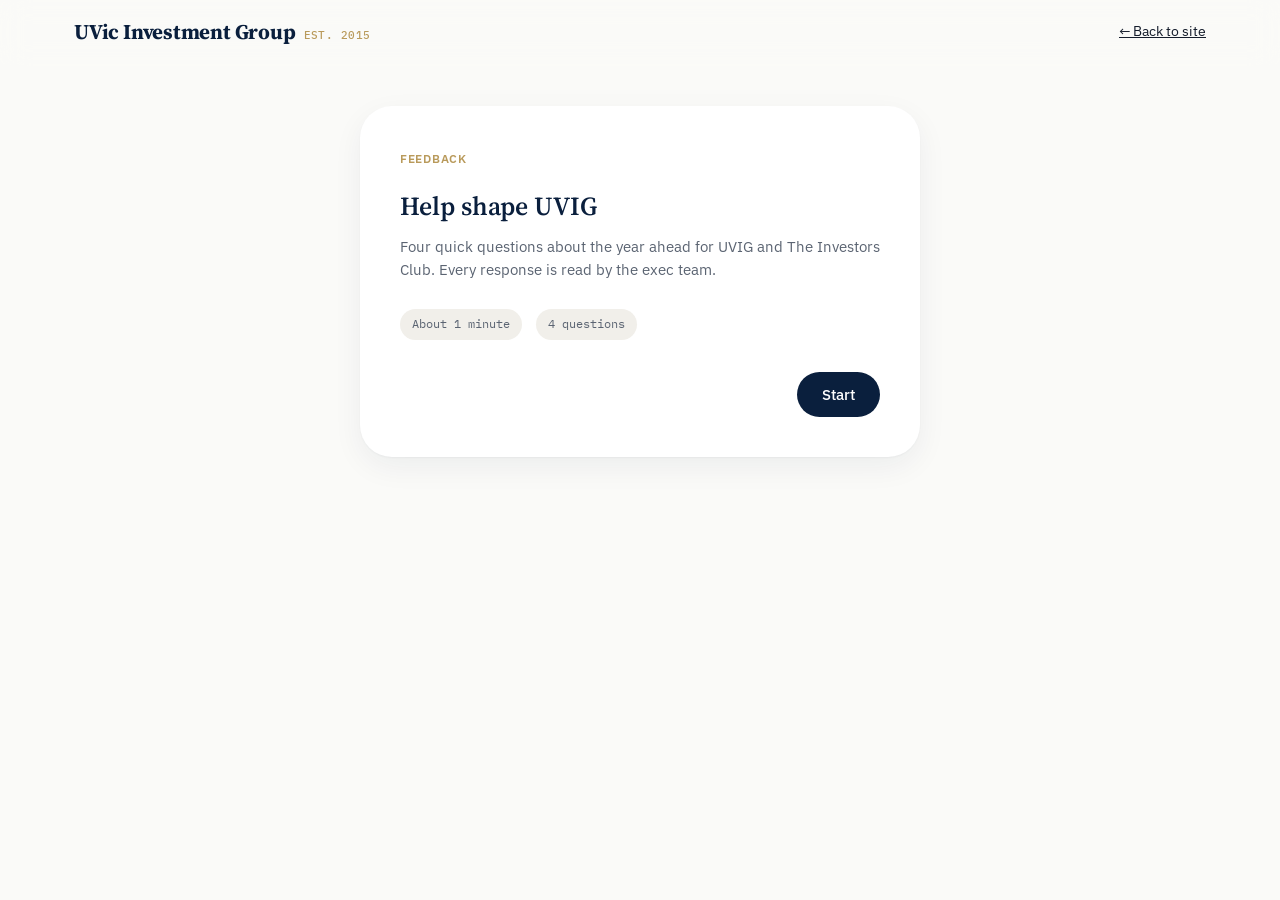
<file: survey.html>
<!DOCTYPE html>
<html lang="en">
<head>
<meta charset="UTF-8">
<meta name="viewport" content="width=device-width, initial-scale=1.0">
<title>Survey — UVic Investment Group</title>
<meta name="description" content="Quick feedback survey for UVIG members — help shape the year ahead.">
<link rel="canonical" href="https://www.uvicinvestmentgroup.com/survey.html">
<link rel="icon" type="image/png" href="/icon-192.png">
<meta property="og:type" content="website">
<meta property="og:site_name" content="UVic Investment Group">
<meta property="og:title" content="Survey — UVic Investment Group">
<meta property="og:description" content="Quick feedback survey for UVIG members — help shape the year ahead.">
<meta property="og:url" content="https://www.uvicinvestmentgroup.com/survey.html">
<meta property="og:image" content="https://www.uvicinvestmentgroup.com/og-image.jpg">
<meta name="twitter:card" content="summary_large_image">
<meta name="theme-color" content="#0A1F3D">
<link rel="manifest" href="manifest.json">
<link rel="apple-touch-icon" href="apple-touch-icon.png">
<meta name="apple-mobile-web-app-capable" content="yes">
<meta name="apple-mobile-web-app-title" content="UVIG">
<link rel="preconnect" href="https://fonts.googleapis.com">
<link rel="preconnect" href="https://fonts.gstatic.com" crossorigin>
<link href="https://fonts.googleapis.com/css2?family=Source+Serif+4:opsz,wght@8..60,400;8..60,500;8..60,600;8..60,700&family=IBM+Plex+Sans:wght@400;500;600&family=IBM+Plex+Mono:wght@400;500&display=swap" rel="stylesheet">
<link rel="stylesheet" href="style.css">
<style>
  .fb-meta{display:flex; gap:14px; flex-wrap:wrap; margin-top:16px; margin-bottom:28px;}
  .fb-meta span{font-family:var(--mono); font-size:12px; color:var(--graphite); background:var(--tint); padding:6px 12px; border-radius:999px;}
  .fb-q{margin-bottom:28px;}
  .fb-q label.fb-q-label{display:block; font-family:var(--serif); font-size:18px; color:var(--navy-900); margin-bottom:12px; line-height:1.35;}
  .fb-q label.fb-q-label .fb-req{color:var(--brass); font-family:var(--sans); font-size:12px; font-weight:600; margin-left:6px; letter-spacing:.03em;}
  .fb-rating{display:flex; gap:8px;}
  .fb-rating button{
    flex:1; font-family:var(--mono); font-size:15px; font-weight:500; color:var(--navy-900);
    background:#F6F5F1; border:1.5px solid transparent; border-radius:12px; padding:12px 0; cursor:pointer;
    transition:background .18s ease, border-color .18s ease;
  }
  .fb-rating button:hover{background:#EEEBE3;}
  .fb-rating button.selected{background:#F6ECD6; border-color:var(--brass); color:var(--navy-900);}
  .fb-rating-labels{display:flex; justify-content:space-between; margin-top:6px; font-size:11.5px; color:var(--graphite);}
  .fb-text textarea{
    width:100%; font-family:var(--sans); font-size:14.5px; color:var(--ink); background:var(--white);
    border:1.5px solid var(--hairline); border-radius:14px; padding:12px 14px; resize:vertical; min-height:90px;
  }
  .fb-text textarea:focus{outline:none; border-color:var(--navy-700);}
  .fb-error{color:var(--red); font-size:12.5px; margin-top:8px; display:none;}
  .fb-error.show{display:block;}
</style>
</head>
<body>

  <header class="masthead">
    <div class="masthead-inner wrap">
      <a href="index.html" class="wordmark">UVic Investment Group <small>EST. 2015</small></a>
      <a href="index.html" class="nav-link" style="font-size:14px;">← Back to site</a>
    </div>
  </header>

  <div class="ambient" aria-hidden="true"><span></span><span></span><span></span></div>

  <div class="join-shell join-card">

    <!-- Step 0: Intro -->
    <div class="quiz-step active" data-step="0">
      <span class="hero-eyebrow">FEEDBACK</span>
      <h2 id="fbTitle"></h2>
      <p class="step-note" id="fbIntro"></p>
      <div class="fb-meta">
        <span id="fbEstimate"></span>
        <span id="fbQCount"></span>
      </div>
      <div class="quiz-nav" style="justify-content:flex-end;">
        <button class="btn btn-primary" id="fbStartBtn">Start</button>
      </div>
    </div>

    <!-- Step 1: All questions, then name/email -->
    <div class="quiz-step" data-step="1">
      <h2>Your feedback</h2>
      <p class="step-note">Everything but the starred question is optional.</p>
      <div id="fbQuestions"></div>

      <div class="field">
        <label for="fbName">Your name (optional)</label>
        <input type="text" id="fbName" placeholder="Your name">
      </div>
      <div class="field">
        <label for="fbEmail">Email (optional)</label>
        <input type="email" id="fbEmail" placeholder="you@uvic.ca">
      </div>

      <p class="fb-error" id="fbError">Please answer the starred question before submitting.</p>

      <div class="quiz-nav">
        <button class="btn btn-ghost" data-back>Back</button>
        <button class="btn btn-primary" id="fbSubmitBtn">Submit</button>
      </div>
    </div>

    <!-- Success -->
    <div class="quiz-step" data-step="2">
      <div class="success-screen">
        <div class="success-icon">✓</div>
        <h2>Thanks — got it.</h2>
        <p>Your feedback goes straight to the exec team and helps shape what UVIG builds and runs next.</p>
      </div>
    </div>

  </div>

  <p style="text-align:center; font-size:12px; color:#9AA3B0; max-width:560px; margin:0 auto 40px;" id="fbBackupNote"></p>

<script src="survey-feedback-data.js"></script>
<script src="supabase-config.js"></script>
<script src="content-loader.js"></script>
<script>
// Runs once content saved from /admin is loaded (see content-loader.js).
UVIG_READY(function () {
  // Same Apps Script endpoint as Join / Puzzles / Surveys — dispatches
  // on `type`, so this doesn't touch anyone else's data.
  const SHEET_ENDPOINT = "https://script.google.com/macros/s/AKfycbxsShfaG-0EgMWCaKdl08aEyKDpgh8jrq8of2TwnrKG2Js0qdV7LcVr4fc9U1cy36B7zg/exec";

  const $ = id => document.getElementById(id);

  $('fbTitle').textContent = SURVEY.title;
  $('fbIntro').textContent = SURVEY.intro;
  $('fbEstimate').textContent = SURVEY.estimate;
  $('fbQCount').textContent = SURVEY.questions.length + (SURVEY.questions.length === 1 ? ' question' : ' questions');

  function questionHTML(q, idx){
    const reqTag = q.required ? '<span class="fb-req">REQUIRED</span>' : '';
    const label = `<label class="fb-q-label">${q.q}${reqTag}</label>`;

    if (q.type === 'rating') {
      return `
        <div class="fb-q" data-idx="${idx}" data-type="rating">
          ${label}
          <div class="fb-rating">
            ${[1,2,3,4,5].map(n => `<button type="button" data-value="${n}">${n}</button>`).join('')}
          </div>
          <div class="fb-rating-labels"><span>${q.low || ''}</span><span>${q.high || ''}</span></div>
        </div>
      `;
    }
    if (q.type === 'choice') {
      return `
        <div class="fb-q" data-idx="${idx}" data-type="choice">
          ${label}
          <div class="choice-grid">
            ${q.options.map(o => `
              <label class="choice-card">
                <input type="radio" name="fbq${idx}" value="${o}">
                <div><div class="choice-label">${o}</div></div>
              </label>
            `).join('')}
          </div>
        </div>
      `;
    }
    if (q.type === 'multi') {
      return `
        <div class="fb-q" data-idx="${idx}" data-type="multi">
          ${label}
          <div class="choice-grid">
            ${q.options.map(o => `
              <label class="choice-card">
                <input type="checkbox" value="${o}">
                <div><div class="choice-label">${o}</div></div>
              </label>
            `).join('')}
          </div>
        </div>
      `;
    }
    // text
    return `
      <div class="fb-q fb-text" data-idx="${idx}" data-type="text">
        ${label}
        <textarea placeholder="${q.placeholder || ''}"></textarea>
      </div>
    `;
  }

  $('fbQuestions').innerHTML = SURVEY.questions.map(questionHTML).join('');

  // Rating: single-select button row
  document.querySelectorAll('.fb-q[data-type="rating"]').forEach(block => {
    block.querySelectorAll('.fb-rating button').forEach(btn => {
      btn.addEventListener('click', () => {
        block.querySelectorAll('.fb-rating button').forEach(b => b.classList.remove('selected'));
        btn.classList.add('selected');
      });
    });
  });

  // Choice / multi: reuse the site's existing .choice-card selected-state pattern
  document.querySelectorAll('.choice-card').forEach(card => {
    const input = card.querySelector('input');
    const sync = () => card.classList.toggle('selected', input.checked);
    input.addEventListener('change', () => {
      if (input.type === 'radio') {
        card.closest('.choice-grid').querySelectorAll('.choice-card').forEach(c => c.classList.remove('selected'));
      }
      sync();
    });
  });

  function readAnswers(){
    const answers = {};
    let missingRequired = false;
    document.querySelectorAll('.fb-q').forEach(block => {
      const idx = Number(block.dataset.idx);
      const q = SURVEY.questions[idx];
      const type = block.dataset.type;
      let value;
      if (type === 'rating') {
        const sel = block.querySelector('.fb-rating button.selected');
        value = sel ? Number(sel.dataset.value) : undefined;
      } else if (type === 'choice') {
        const sel = block.querySelector('input:checked');
        value = sel ? sel.value : undefined;
      } else if (type === 'multi') {
        const sel = [...block.querySelectorAll('input:checked')].map(i => i.value);
        value = sel.length ? sel : undefined;
      } else {
        const text = block.querySelector('textarea').value.trim();
        value = text || undefined;
      }
      if (q.required && value === undefined) missingRequired = true;
      if (value !== undefined) answers[q.label] = value;
    });
    return { answers, missingRequired };
  }

  const steps = document.querySelectorAll('.quiz-step');
  function showStep(n){
    steps.forEach(s => s.classList.toggle('active', Number(s.dataset.step) === n));
    window.scrollTo({ top: 0, behavior: 'smooth' });
  }

  $('fbStartBtn').addEventListener('click', () => showStep(1));
  document.querySelectorAll('[data-back]').forEach(btn => btn.addEventListener('click', () => showStep(0)));

  $('fbSubmitBtn').addEventListener('click', (e) => {
    const btn = e.currentTarget;
    if (btn.classList.contains('btn-loading')) return;

    const { answers, missingRequired } = readAnswers();
    if (missingRequired) {
      $('fbError').classList.add('show');
      return;
    }
    $('fbError').classList.remove('show');

    const payload = {
      type: 'feedbackSurvey',
      surveyId: SURVEY.id,
      name: $('fbName').value.trim(),
      email: $('fbEmail').value.trim(),
      answers
    };

    // Local backup first — this always succeeds, regardless of whether the
    // Google Sheet POST below works. It's what guarantees nothing is lost
    // even if the Apps Script deployment is misconfigured. It only covers
    // submissions made on THIS browser/device — it doesn't collect anyone
    // else's — so it's a safety net, not a replacement for the Sheet.
    saveLocalBackup(payload);

    if (SHEET_ENDPOINT.startsWith('REPLACE_WITH')) {
      console.warn('UVIG survey: SHEET_ENDPOINT is still a placeholder — response was not saved.', payload);
    } else {
      fetch(SHEET_ENDPOINT, {
        method: 'POST', mode: 'no-cors', headers: { 'Content-Type': 'text/plain' }, body: JSON.stringify(payload)
      }).catch(err => console.error('UVIG survey: submission failed', err));
    }

    btn.classList.add('btn-loading');
    setTimeout(() => {
      btn.classList.remove('btn-loading');
      showStep(2);
      renderBackupNote();
    }, 450);
  });

  // ---------- Local backup (guaranteed, this-device-only) ----------
  const BACKUP_KEY = 'uvig_survey_responses';

  function saveLocalBackup(payload){
    try {
      const existing = JSON.parse(localStorage.getItem(BACKUP_KEY) || '[]');
      existing.push({ savedAt: new Date().toISOString(), ...payload });
      localStorage.setItem(BACKUP_KEY, JSON.stringify(existing));
    } catch (err) {
      console.error('UVIG survey: local backup failed', err);
    }
  }

  function loadLocalBackup(){
    try { return JSON.parse(localStorage.getItem(BACKUP_KEY) || '[]'); }
    catch { return []; }
  }

  function downloadBackupCSV(){
    const rows = loadLocalBackup();
    if (!rows.length) return;
    const labels = SURVEY.questions.map(q => q.label);
    const header = ['Saved At', 'Survey ID', 'Name', 'Email', ...labels];
    const csvRows = rows.map(r => {
      const cells = [r.savedAt, r.surveyId || '', r.name || '', r.email || '',
        ...labels.map(l => { const v = r.answers ? r.answers[l] : undefined; return Array.isArray(v) ? v.join('; ') : (v || ''); })];
      return cells.map(c => `"${String(c).replace(/"/g, '""')}"`).join(',');
    });
    const csv = [header.map(h => `"${h}"`).join(','), ...csvRows].join('\n');
    const blob = new Blob([csv], { type: 'text/csv' });
    const a = document.createElement('a');
    a.href = URL.createObjectURL(blob);
    a.download = `uvig-survey-backup-${SURVEY.id}.csv`;
    a.click();
    URL.revokeObjectURL(a.href);
  }

  function renderBackupNote(){
    const count = loadLocalBackup().length;
    const note = $('fbBackupNote');
    if (!count) { note.innerHTML = ''; return; }
    note.innerHTML = `${count} response${count === 1 ? '' : 's'} saved as a backup on this device — <a href="#" id="fbBackupDownload" style="color:var(--navy-700);">download as CSV</a> to paste into the spreadsheet.`;
    $('fbBackupDownload').addEventListener('click', (e) => { e.preventDefault(); downloadBackupCSV(); });
  }

  renderBackupNote();
});
</script>
</body>
</html>
</file>
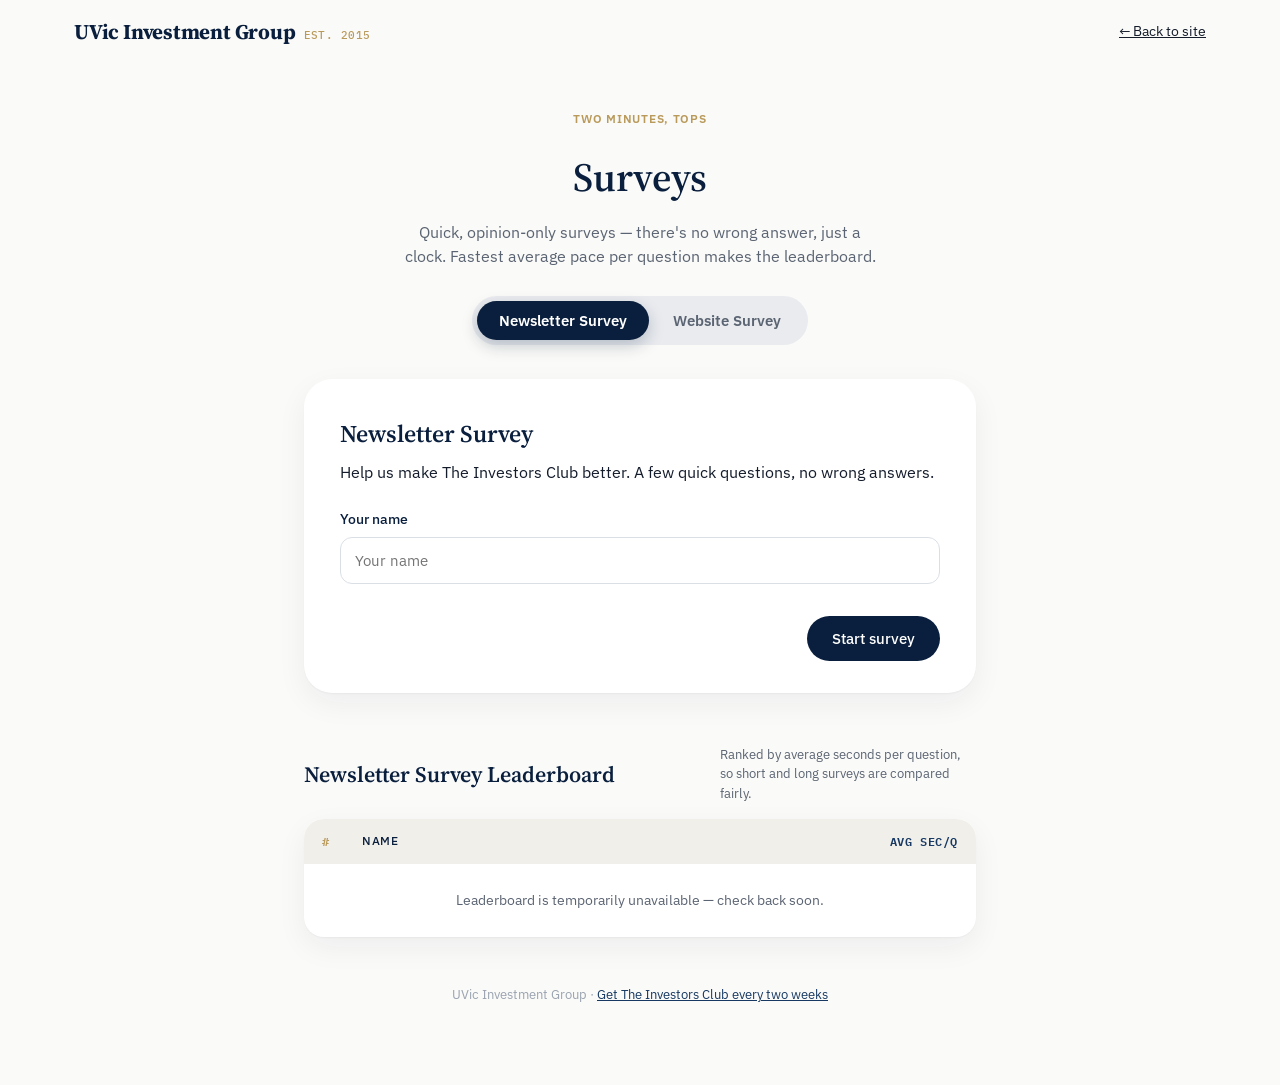
<file: surveys.html>
<!DOCTYPE html>
<html lang="en">
<head>
<meta charset="UTF-8">
<meta name="viewport" content="width=device-width, initial-scale=1.0">
<title>Surveys | UVic Investment Group</title>
<meta name="description" content="Quick UVIG surveys on the newsletter and website — answer fast, climb the leaderboard.">
<link rel="canonical" href="https://www.uvicinvestmentgroup.com/surveys.html">
<link rel="icon" type="image/png" href="/icon-192.png">
<meta property="og:type" content="website">
<meta property="og:site_name" content="UVic Investment Group">
<meta property="og:title" content="Surveys | UVic Investment Group">
<meta property="og:description" content="Quick UVIG surveys on the newsletter and website — answer fast, climb the leaderboard.">
<meta property="og:url" content="https://www.uvicinvestmentgroup.com/surveys.html">
<meta property="og:image" content="https://www.uvicinvestmentgroup.com/og-image.jpg">
<meta name="twitter:card" content="summary_large_image">
<meta name="theme-color" content="#0A1F3D">
<link rel="apple-touch-icon" href="/apple-touch-icon.png">
<link rel="preconnect" href="https://fonts.googleapis.com">
<link rel="preconnect" href="https://fonts.gstatic.com" crossorigin>
<link href="https://fonts.googleapis.com/css2?family=Source+Serif+4:opsz,wght@8..60,400;8..60,500;8..60,600;8..60,700&family=IBM+Plex+Sans:wght@400;500;600&family=IBM+Plex+Mono:wght@400;500&display=swap" rel="stylesheet">
<link rel="stylesheet" href="/style.css">
<style>
  .sv-shell{position:relative; z-index:1; max-width:720px; margin:0 auto; padding:44px 24px 80px;}
  .sv-intro{text-align:center; margin-bottom:28px;}
  .sv-intro h1{font-size:40px; letter-spacing:-0.01em; animation:heroFadeUp .7s var(--ease) both .12s;}
  .sv-intro .hero-eyebrow{animation:heroFadeUp .7s var(--ease) both .04s;}
  .sv-intro p{color:var(--graphite); font-size:15.5px; max-width:48ch; margin:12px auto 0; animation:heroFadeUp .7s var(--ease) both .2s;}

  .sv-mode{display:flex; justify-content:center; margin:0 0 34px; animation:heroFadeUp .7s var(--ease) both .28s;}

  .sv-card{background:var(--white); border-radius:28px; padding:36px 36px 32px; box-shadow:var(--shadow-soft); position:relative; overflow:hidden;}
  @media (max-width:620px){ .sv-card{padding:26px 20px 24px; border-radius:24px;} }

  .sv-timer{
    display:inline-flex; align-items:center; gap:8px; font-family:var(--mono); font-size:14px; font-weight:500;
    color:var(--navy-900); background:var(--tint); padding:8px 14px; border-radius:999px;
  }
  .sv-timer svg{width:14px; height:14px; color:var(--brass);}
  .sv-top{display:flex; justify-content:space-between; align-items:center; gap:12px; margin-bottom:20px; flex-wrap:wrap;}
  .sv-top-label{font-family:var(--sans); font-size:13px; color:var(--graphite);}
  .sv-top-label strong{color:var(--navy-900);}

  .sv-q{font-family:var(--serif); font-size:23px; line-height:1.32; color:var(--navy-900); margin-bottom:22px;}
  .sv-options{display:grid; gap:10px;}
  .sv-opt{
    display:block; width:100%; text-align:left; font-family:var(--sans); font-size:15px;
    color:var(--ink); background:#F6F5F1; border:1.5px solid transparent; border-radius:16px; padding:14px 18px;
    cursor:pointer; transition:background .18s ease, border-color .18s ease, transform .12s ease;
  }
  .sv-opt:hover{background:#EEEBE3; transform:translateX(3px);}
  .sv-opt.selected{background:#F6ECD6; border-color:var(--brass); color:var(--navy-900); font-weight:500;}

  .sv-result{text-align:center; padding:6px 0 4px;}
  .sv-result-icon{
    width:64px; height:64px; margin:0 auto 18px; border-radius:50%; background:var(--navy-900); color:var(--white);
    display:flex; align-items:center; justify-content:center; font-size:26px; animation:successPop .6s cubic-bezier(.34,1.56,.64,1) both;
  }
  .sv-result h2{font-size:26px;}
  .sv-result-stats{display:flex; justify-content:center; gap:28px; margin:22px 0 6px;}
  .sv-stat b{display:block; font-family:var(--serif); font-size:28px; color:var(--navy-900);}
  .sv-stat span{font-size:12px; color:var(--graphite); text-transform:uppercase; letter-spacing:.04em;}
  .sv-result p.sv-result-note{color:var(--graphite); margin-top:14px; font-size:14px;}

  .sv-submit{margin-top:26px; padding-top:22px; border-top:1px solid var(--hairline);}
  .sv-submit p{color:var(--graphite); font-size:13.5px; margin-bottom:12px;}
  .sv-submit-form{display:flex; gap:10px; flex-wrap:wrap; justify-content:center;}
  .sv-submit-form input{
    font-family:var(--sans); font-size:14px; padding:10px 14px; border-radius:999px; border:1.5px solid var(--hairline);
    background:var(--white); color:var(--ink); min-width:180px;
  }
  .sv-submit-form input:focus{outline:none; border-color:var(--navy-700);}
  .sv-submit.sent p{color:var(--green);}
  .sv-submit-status{font-size:13px; color:var(--graphite); margin-top:10px;}

  .sv-actions{display:flex; gap:10px; justify-content:center; flex-wrap:wrap; margin-top:24px;}

  /* ---------- Leaderboard ---------- */
  .sv-board{margin-top:52px;}
  .sv-board-head{display:flex; align-items:center; justify-content:space-between; gap:12px; margin-bottom:16px; flex-wrap:wrap;}
  .sv-board-head h2{font-size:22px;}
  .sv-board-note{font-size:12.5px; color:var(--graphite); max-width:32ch;}
  .sv-board-table{background:var(--white); border-radius:20px; box-shadow:var(--shadow-soft); overflow:hidden;}
  .sv-row{display:flex; align-items:center; gap:14px; padding:13px 18px; font-size:14px;}
  .sv-row + .sv-row{border-top:1px solid var(--hairline);}
  .sv-row.sv-row-head{font-family:var(--sans); font-size:11.5px; font-weight:600; letter-spacing:.05em; text-transform:uppercase; color:var(--graphite); background:var(--tint);}
  .sv-rank{width:26px; flex-shrink:0; font-family:var(--mono); font-weight:600; color:var(--brass);}
  .sv-row-name{flex:1; min-width:0; font-weight:500; color:var(--navy-900); white-space:nowrap; overflow:hidden; text-overflow:ellipsis;}
  .sv-row-metric{width:110px; flex-shrink:0; text-align:right; font-family:var(--mono); color:var(--navy-700);}
  .sv-board-empty{padding:26px 18px; text-align:center; color:var(--graphite); font-size:14px;}

  .sv-foot{text-align:center; font-size:12.5px; color:#9AA3B0; margin-top:48px;}
  .sv-foot a{color:var(--navy-700);}
</style>
</head>
<body>

  <header class="masthead">
    <div class="masthead-inner wrap">
      <a href="/" class="wordmark">UVic Investment Group <small>EST. 2015</small></a>
      <a href="/" class="nav-link" style="font-size:14px;">← Back to site</a>
    </div>
  </header>

  <div class="ambient" aria-hidden="true"><span></span><span></span><span></span></div>

  <main class="sv-shell">
    <div class="sv-intro">
      <span class="hero-eyebrow">TWO MINUTES, TOPS</span>
      <h1>Surveys</h1>
      <p>Quick, opinion-only surveys — there's no wrong answer, just a clock. Fastest average pace per question makes the leaderboard.</p>
    </div>

    <div class="sv-mode">
      <div class="seg" id="svModeSeg">
        <button class="active" data-survey="newsletter">Newsletter Survey</button>
        <button data-survey="website">Website Survey</button>
        <span class="seg-ind"></span>
      </div>
    </div>

    <!-- Step 0: name + start -->
    <div class="sv-card" id="svIntroCard">
      <h2 id="svIntroTitle" style="margin-bottom:8px;"></h2>
      <p class="step-note" id="svIntroSubtitle" style="margin-bottom:24px;"></p>
      <div class="field">
        <label for="svName">Your name</label>
        <input type="text" id="svName" placeholder="Your name" required>
      </div>
      <div class="quiz-nav" style="justify-content:flex-end;">
        <button class="btn btn-primary" id="svStartBtn">Start survey</button>
      </div>
    </div>

    <!-- Step 1..N: one question at a time -->
    <div class="sv-card" id="svQuestionCard" style="display:none;">
      <div class="sv-top">
        <span class="sv-top-label">Question <strong id="svQNum">1</strong> of <strong id="svQTotal">5</strong></span>
        <span class="sv-timer">
          <svg viewBox="0 0 24 24" fill="none" stroke="currentColor" stroke-width="2.2"><circle cx="12" cy="13" r="8"/><path d="M12 9v4l2.5 2.5M9 2h6"/></svg>
          <span id="svTimer">0:00</span>
        </span>
      </div>
      <div class="progress-track" id="svProgressTrack"></div>
      <div class="sv-q" id="svQText"></div>
      <div class="sv-options" id="svOptions"></div>
    </div>

    <!-- Result -->
    <div class="sv-card" id="svResultCard" style="display:none;">
      <div class="sv-result">
        <div class="sv-result-icon">✓</div>
        <h2>Done — nice pace.</h2>
        <div class="sv-result-stats">
          <div class="sv-stat"><b id="svStatTime">0:00</b><span>Total time</span></div>
          <div class="sv-stat"><b id="svStatAvg">0.0s</b><span>Avg / question</span></div>
        </div>
        <p class="sv-result-note">Your answers help shape what UVIG builds next. Add your name below and you're on the leaderboard.</p>

        <div class="sv-submit" id="svSubmit">
          <p>Log your time on the leaderboard</p>
          <div class="sv-submit-form">
            <input type="text" id="svSubmitName" placeholder="Your name">
            <input type="email" id="svSubmitEmail" placeholder="you@uvic.ca (optional)">
            <button class="btn btn-primary" id="svSubmitBtn" type="button">Submit</button>
          </div>
          <p class="sv-submit-status" id="svSubmitStatus"></p>
        </div>

        <div class="sv-actions">
          <button class="btn btn-ghost" id="svAgainBtn">Take it again</button>
          <button class="btn btn-ghost" id="svSwitchBtn"></button>
        </div>
      </div>
    </div>

    <!-- Leaderboard -->
    <div class="sv-board">
      <div class="sv-board-head">
        <h2 id="svBoardTitle">Leaderboard</h2>
        <span class="sv-board-note">Ranked by average seconds per question, so short and long surveys are compared fairly.</span>
      </div>
      <div class="sv-board-table">
        <div class="sv-row sv-row-head">
          <span class="sv-rank">#</span>
          <span class="sv-row-name">Name</span>
          <span class="sv-row-metric">Avg sec/q</span>
        </div>
        <div id="svBoardRows"></div>
      </div>
    </div>

    <p class="sv-foot">UVic Investment Group · <a href="/join.html">Get The Investors Club every two weeks</a></p>
  </main>

<script src="/survey-data.js"></script>
<script>
// ---------- Pill segmented control with sliding indicator (same pattern as crossword.html) ----------
function initSeg(el, onChange){
  const ind = el.querySelector('.seg-ind');
  const btns = [...el.querySelectorAll('button')];
  const active = () => btns.find(b => b.classList.contains('active'));
  function move(btn){ ind.style.left = btn.offsetLeft + 'px'; ind.style.width = btn.offsetWidth + 'px'; }
  function set(btn, fire){
    btns.forEach(b => b.classList.toggle('active', b === btn));
    move(btn);
    if (fire) onChange(btn);
  }
  btns.forEach(b => b.addEventListener('click', () => { if (!b.classList.contains('active')) set(b, true); }));
  window.addEventListener('resize', () => move(active()));
  ind.style.transition = 'none'; move(active());
  requestAnimationFrame(() => { move(active()); requestAnimationFrame(() => ind.style.transition = ''); });
  if (document.fonts) document.fonts.ready.then(() => move(active()));
  return { select: (pred) => { const b = btns.find(pred); if (b) set(b, false); } };
}

const $ = id => document.getElementById(id);
const fmtTime = ms => { const s = Math.floor(ms / 1000); return Math.floor(s / 60) + ':' + String(s % 60).padStart(2, '0'); };

// ---------- Score submission (reuses the same Apps Script endpoint as Join / Puzzles) ----------
const SHEET_ENDPOINT = "https://script.google.com/macros/s/AKfycbxsShfaG-0EgMWCaKdl08aEyKDpgh8jrq8of2TwnrKG2Js0qdV7LcVr4fc9U1cy36B7zg/exec";

const sv = { surveyId: 'newsletter', name: '', i: 0, answers: [], startTime: null, timer: null };

function loadIntro(){
  const survey = SURVEYS[sv.surveyId];
  $('svIntroTitle').textContent = survey.title;
  $('svIntroSubtitle').textContent = survey.subtitle;
  $('svQTotal').textContent = survey.questions.length;
  $('svProgressTrack').innerHTML = survey.questions.map((_, i) => `<div class="progress-seg"><div class="fill" data-step="${i}"></div></div>`).join('');
}

function showCard(which){
  ['svIntroCard', 'svQuestionCard', 'svResultCard'].forEach(id => { $(id).style.display = id === which ? '' : 'none'; });
  window.scrollTo({ top: 0, behavior: 'smooth' });
}

function startTimer(){
  clearInterval(sv.timer);
  sv.startTime = Date.now();
  $('svTimer').textContent = '0:00';
  sv.timer = setInterval(() => { $('svTimer').textContent = fmtTime(Date.now() - sv.startTime); }, 250);
}

function renderQuestion(){
  const survey = SURVEYS[sv.surveyId];
  const q = survey.questions[sv.i];
  $('svQNum').textContent = sv.i + 1;
  $('svQText').textContent = q.q;
  document.querySelectorAll('#svProgressTrack .fill').forEach(f => {
    f.style.width = Number(f.dataset.step) < sv.i ? '100%' : Number(f.dataset.step) === sv.i ? '50%' : '0%';
  });
  $('svOptions').innerHTML = q.options.map((o, idx) => `<button class="sv-opt" data-idx="${idx}">${o}</button>`).join('');
  document.querySelectorAll('.sv-opt').forEach(b => b.addEventListener('click', () => selectOption(+b.dataset.idx, q.options[+b.dataset.idx])));
}

function selectOption(idx, label){
  sv.answers[sv.i] = label;
  document.querySelectorAll('#svProgressTrack .fill')[sv.i].style.width = '100%';
  setTimeout(() => {
    sv.i++;
    if (sv.i >= SURVEYS[sv.surveyId].questions.length) finishSurvey();
    else renderQuestion();
  }, 180);
}

function finishSurvey(){
  clearInterval(sv.timer);
  const totalMs = Date.now() - sv.startTime;
  const totalSec = totalMs / 1000;
  const qCount = SURVEYS[sv.surveyId].questions.length;
  const avg = totalSec / qCount;
  $('svStatTime').textContent = fmtTime(totalMs);
  $('svStatAvg').textContent = avg.toFixed(1) + 's';
  $('svSubmitName').value = sv.name;
  $('svSubmit').classList.remove('sent');
  $('svSubmitStatus').textContent = '';
  $('svSubmit').style.display = '';
  $('svSubmitBtn').disabled = false;
  const otherId = sv.surveyId === 'newsletter' ? 'website' : 'newsletter';
  $('svSwitchBtn').textContent = `Try the ${SURVEYS[otherId].title} →`;
  sv._pending = { survey: sv.surveyId, surveyTitle: SURVEYS[sv.surveyId].title, questionCount: qCount, totalSec, avg, answers: sv.answers.slice() };
  showCard('svResultCard');
}

$('svSubmitBtn').addEventListener('click', () => {
  const name = $('svSubmitName').value.trim();
  const email = $('svSubmitEmail').value.trim();
  if (!name) { $('svSubmitStatus').textContent = 'Add your name to submit.'; return; }
  const payload = sv._pending;
  const body = {
    type: 'surveyResponse',
    name, email,
    survey: payload.surveyTitle,
    questionCount: payload.questionCount,
    totalTime: Math.round(payload.totalSec),
    weightedTime: Number(payload.avg.toFixed(2)),
    answers: payload.answers
  };
  if (SHEET_ENDPOINT.startsWith('REPLACE_WITH')) {
    console.warn('UVIG surveys: SHEET_ENDPOINT is still a placeholder — response was not saved.', body);
  } else {
    fetch(SHEET_ENDPOINT, {
      method: 'POST', mode: 'no-cors', headers: { 'Content-Type': 'text/plain' }, body: JSON.stringify(body)
    }).catch(err => console.error('UVIG surveys: submission failed', err));
  }
  $('svSubmit').classList.add('sent');
  $('svSubmitBtn').disabled = true;
  $('svSubmitStatus').textContent = 'Submitted — thanks! Refresh the leaderboard below in a moment to see it.';
});

$('svStartBtn').addEventListener('click', () => {
  const name = $('svName').value.trim();
  if (!name) { $('svName').focus(); return; }
  sv.name = name;
  sv.i = 0;
  sv.answers = [];
  renderQuestion();
  startTimer();
  showCard('svQuestionCard');
});
$('svAgainBtn').addEventListener('click', () => { loadIntro(); showCard('svIntroCard'); });
$('svSwitchBtn').addEventListener('click', () => {
  const otherId = sv.surveyId === 'newsletter' ? 'website' : 'newsletter';
  svModeSeg.select(b => b.dataset.survey === otherId);
});

const svModeSeg = initSeg($('svModeSeg'), (btn) => {
  sv.surveyId = btn.dataset.survey;
  loadIntro();
  showCard('svIntroCard');
  loadLeaderboard();
});

// ---------- Leaderboard (reads back from the same Apps Script, via a GET request) ----------
function loadLeaderboard(){
  const survey = SURVEYS[sv.surveyId];
  $('svBoardTitle').textContent = survey.title + ' Leaderboard';
  const rowsEl = $('svBoardRows');
  rowsEl.innerHTML = `<div class="sv-board-empty">Loading…</div>`;

  if (SHEET_ENDPOINT.startsWith('REPLACE_WITH')) {
    rowsEl.innerHTML = `<div class="sv-board-empty">Leaderboard isn't connected yet.</div>`;
    return;
  }

  fetch(`${SHEET_ENDPOINT}?type=leaderboard&survey=${encodeURIComponent(survey.title)}`)
    .then(r => r.json())
    .then(data => {
      const rows = (data && data.leaderboard) || [];
      if (!rows.length) { rowsEl.innerHTML = `<div class="sv-board-empty">No times submitted yet — be the first.</div>`; return; }
      rowsEl.innerHTML = rows.map((r, i) => `
        <div class="sv-row">
          <span class="sv-rank">${i + 1}</span>
          <span class="sv-row-name">${r.name || 'Anonymous'}</span>
          <span class="sv-row-metric">${Number(r.weighted).toFixed(1)}s</span>
        </div>
      `).join('');
    })
    .catch(() => {
      rowsEl.innerHTML = `<div class="sv-board-empty">Leaderboard is temporarily unavailable — check back soon.</div>`;
    });
}

loadIntro();
loadLeaderboard();
</script>
</body>
</html>
</file>
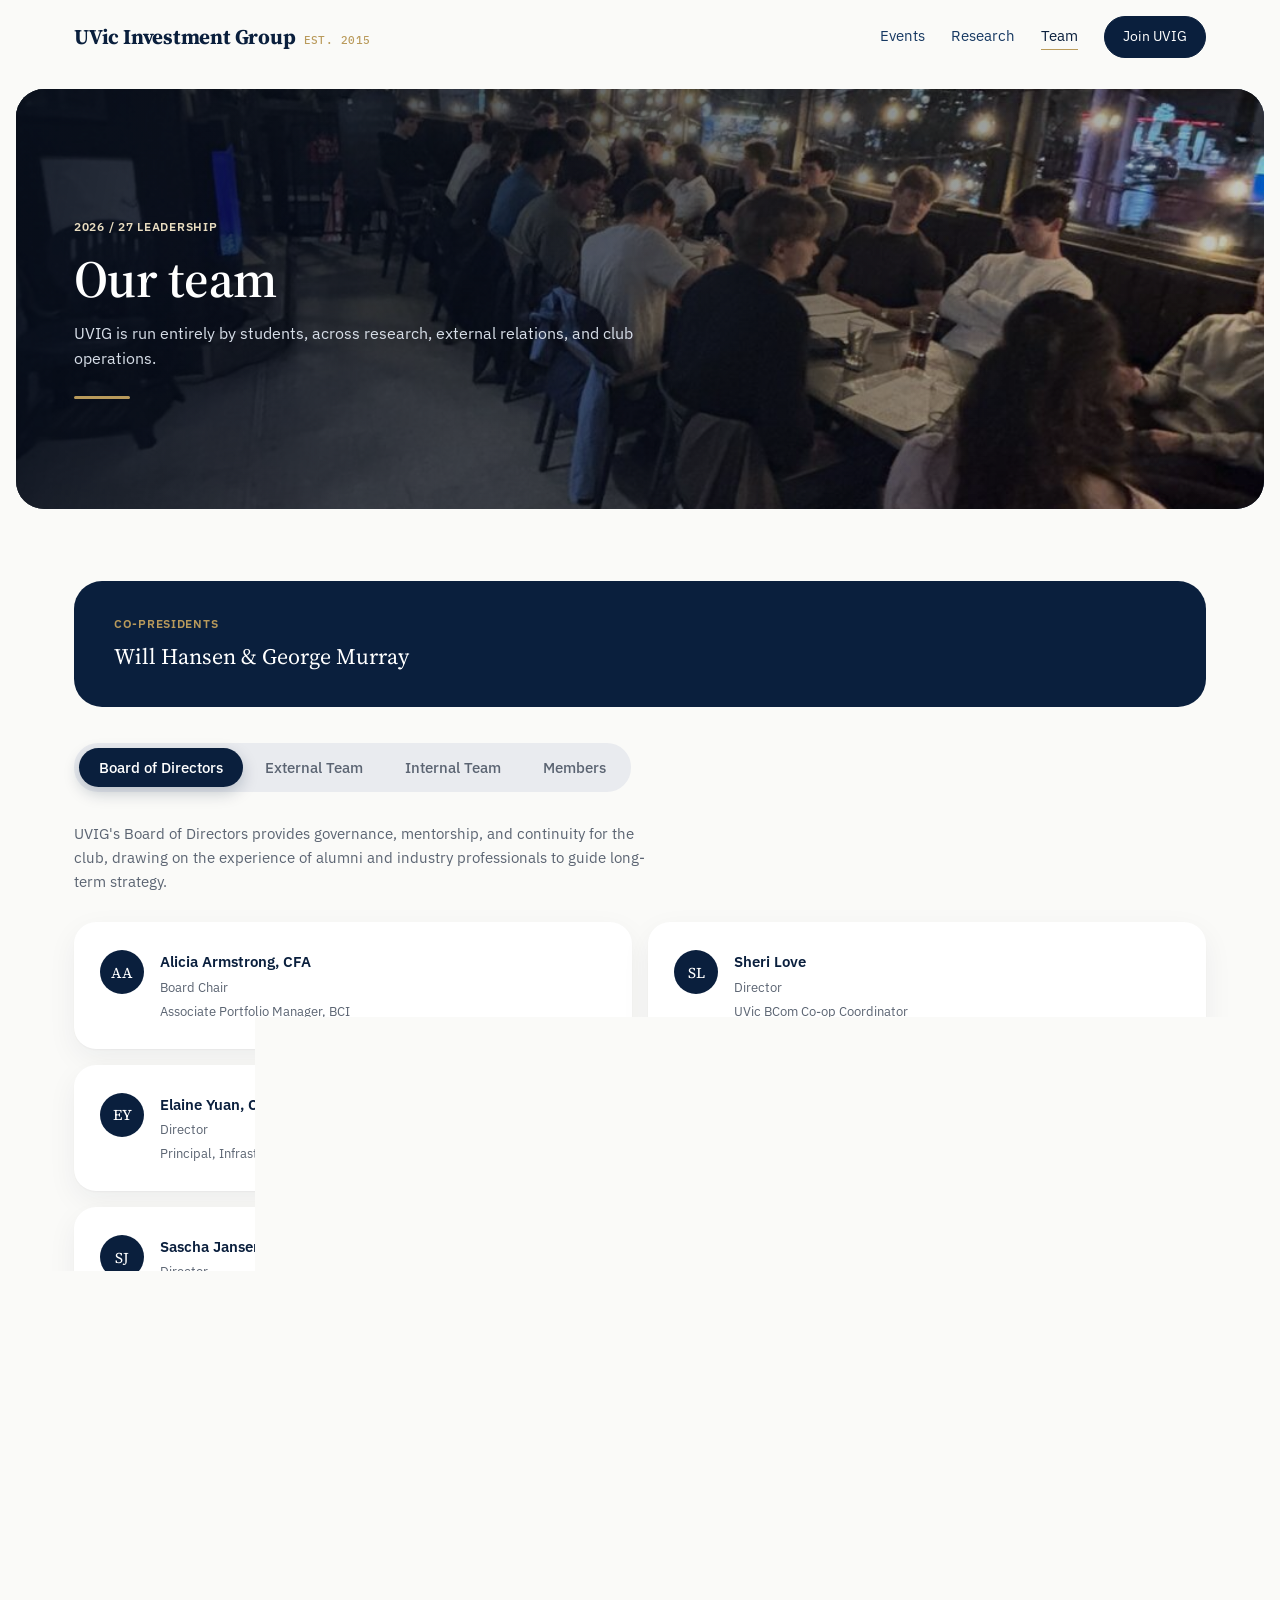
<file: team.html>
<!DOCTYPE html>
<html lang="en">
<head>
<meta charset="UTF-8">
<meta name="viewport" content="width=device-width, initial-scale=1.0">
<title>Our Team — UVic Investment Group</title>
<meta name="description" content="Meet the students and board of directors who run the UVic Investment Group.">
<link rel="canonical" href="https://www.uvicinvestmentgroup.com/team.html">
<link rel="icon" type="image/png" href="/icon-192.png">
<meta property="og:type" content="website">
<meta property="og:site_name" content="UVic Investment Group">
<meta property="og:title" content="Our Team — UVic Investment Group">
<meta property="og:description" content="Meet the students and board of directors who run the UVic Investment Group.">
<meta property="og:url" content="https://www.uvicinvestmentgroup.com/team.html">
<meta property="og:image" content="https://www.uvicinvestmentgroup.com/og-image.jpg">
<meta name="twitter:card" content="summary_large_image">
<meta name="theme-color" content="#0A1F3D">
<link rel="manifest" href="manifest.json">
<link rel="apple-touch-icon" href="apple-touch-icon.png">
<meta name="apple-mobile-web-app-capable" content="yes">
<meta name="apple-mobile-web-app-title" content="UVIG">
<link rel="preconnect" href="https://fonts.googleapis.com">
<link rel="preconnect" href="https://fonts.gstatic.com" crossorigin>
<link href="https://fonts.googleapis.com/css2?family=Source+Serif+4:opsz,wght@8..60,400;8..60,500;8..60,600;8..60,700&family=IBM+Plex+Sans:wght@400;500;600&family=IBM+Plex+Mono:wght@400;500&display=swap" rel="stylesheet">
<link rel="stylesheet" href="style.css">
</head>
<body class="page-team">

  <header class="masthead">
    <div class="masthead-inner wrap">
      <a href="index.html" class="wordmark">UVic Investment Group <small>EST. 2015</small></a>
      <div class="header-actions-mobile">
        <button class="menu-btn" id="menuBtn" aria-label="Open menu" aria-expanded="false">
          <span></span><span></span><span></span>
        </button>
      </div>
      <nav class="primary-nav" id="primaryNav">
        <a href="events.html" class="nav-link">Events</a>
        <a href="research.html" class="nav-link">Research</a>
        <a href="team.html" class="nav-link current">Team</a>
        <div class="nav-actions">
          <a href="join.html" class="nav-cta">Join UVIG</a>
        </div>
      </nav>
    </div>
  </header>

  <div class="ambient" aria-hidden="true"><span></span><span></span><span></span></div>

  <section class="page-hero page-hero-photo">
    <div class="page-hero-bg parallax-bg" data-content-bg="team.hero.image" style="background-image:url('photo-finance-social-2.jpg');"></div>
    <div class="wrap">
      <span class="hero-eyebrow" data-content="team.hero.eyebrow">2026 / 27 LEADERSHIP</span>
      <h1 data-content="team.hero.title">Our team</h1>
      <p class="lede" data-content="team.hero.lede">UVIG is run entirely by students, across research, external relations, and club operations.</p>
    </div>
  </section>

  <section>
    <div class="wrap">
      <div class="leadership-band reveal" id="presidentsBand"></div>

      <div class="team-tabs" id="teamTabs">
        <button class="team-tab active" data-panel="board">Board of Directors</button>
        <button class="team-tab" data-panel="external">External Team</button>
        <button class="team-tab" data-panel="internal">Internal Team</button>
        <button class="team-tab" data-panel="members">Members</button>
        <div class="team-tab-indicator" id="teamTabIndicator"></div>
      </div>

      <div class="team-panel active" data-panel="board" id="board">
        <p class="team-desc" data-content="team.board.description">UVIG's Board of Directors provides governance, mentorship, and continuity for the club, drawing on the experience of alumni and industry professionals to guide long-term strategy.</p>
        <div class="team-grid team-grid-board" id="boardGrid"></div>
      </div>
      <div class="team-panel" data-panel="external" id="external">
        <p class="team-desc" data-content="team.external.description">The External team runs UVIG's public-facing programming: speaker events, partnerships, marketing, and club relations, connecting members directly with industry professionals.</p>
        <div id="externalFeatured"></div>
        <div class="team-grid" id="externalGrid"></div>
      </div>
      <div class="team-panel" data-panel="internal" id="internal">
        <p class="team-desc" data-content="team.internal.description">The Internal team leads UVIG's research function: publishing sector reports, training analysts, and maintaining the club's equity research pipeline.</p>
        <div id="internalFeatured"></div>
        <div class="team-grid" id="internalGrid"></div>
      </div>
      <div class="team-panel" data-panel="members" id="members">
        <p class="team-desc" data-content="team.members.description">UVIG's members are the club itself: a broad, active community across every year and faculty.</p>
        <div class="members-copy">
          <p data-content="team.members.paragraph1">Beyond the executive team, UVIG is 130+ members strong across every year and faculty: analysts contributing to equity reports, delegates preparing for case competitions, and students who come out for the speaker series and socials.</p>
          <p data-content="team.members.paragraph2">There's no prerequisite finance background to join. Members choose their level of involvement, from attending events to publishing research.</p>
        </div>
        <a href="join.html" class="btn btn-primary" style="margin-top:8px;">Become a member</a>
      </div>
    </div>
  </section>

  <footer id="join">
    <div class="wrap">
      <div class="footer-grid">
        <div>
          <div class="footer-word">UVic Investment Group</div>
          <p data-content="footer.tagline">A student-run investment club at the University of Victoria.</p>
          <div class="footer-social">
            <a href="https://www.instagram.com/uvicinvestmentgroup/" target="_blank" rel="noopener" aria-label="Instagram">
              <svg viewBox="0 0 24 24"><path d="M12 2.2c3.2 0 3.6 0 4.85.07 1.17.05 1.97.24 2.43.4a4.9 4.9 0 0 1 1.77 1.15 4.9 4.9 0 0 1 1.15 1.77c.16.46.35 1.26.4 2.43.07 1.25.07 1.65.07 4.85s0 3.6-.07 4.85c-.05 1.17-.24 1.97-.4 2.43a4.9 4.9 0 0 1-1.15 1.77 4.9 4.9 0 0 1-1.77 1.15c-.46.16-1.26.35-2.43.4-1.25.07-1.65.07-4.85.07s-3.6 0-4.85-.07c-1.17-.05-1.97-.24-2.43-.4a4.9 4.9 0 0 1-1.77-1.15 4.9 4.9 0 0 1-1.15-1.77c-.16-.46-.35-1.26-.4-2.43C2.2 15.6 2.2 15.2 2.2 12s0-3.6.07-4.85c.05-1.17.24-1.97.4-2.43A4.9 4.9 0 0 1 3.82 3 4.9 4.9 0 0 1 5.6 1.85c.46-.16 1.26-.35 2.43-.4C9.28 1.38 9.68 1.38 12 1.38V2.2zm0 3.15a6.65 6.65 0 1 0 0 13.3 6.65 6.65 0 0 0 0-13.3zm0 10.97a4.32 4.32 0 1 1 0-8.64 4.32 4.32 0 0 1 0 8.64zm6.9-11.2a1.55 1.55 0 1 1-3.1 0 1.55 1.55 0 0 1 3.1 0z"/></svg>
            </a>
            <a href="https://www.linkedin.com/company/uvic-investment-group/" target="_blank" rel="noopener" aria-label="LinkedIn">
              <svg viewBox="0 0 24 24"><path d="M4.98 3.5C4.98 4.88 3.9 6 2.5 6S0 4.88 0 3.5 1.12 1 2.5 1s2.48 1.12 2.48 2.5zM.24 8.25h4.5V23H.24V8.25zM8.5 8.25h4.31v2.01h.06c.6-1.14 2.07-2.34 4.26-2.34 4.56 0 5.4 3 5.4 6.9V23h-4.5v-6.28c0-1.5-.03-3.43-2.09-3.43-2.09 0-2.41 1.63-2.41 3.32V23H8.5V8.25z"/></svg>
            </a>
            <a href="mailto:investmentgroup.uvic@gmail.com" aria-label="Email">
              <svg viewBox="0 0 24 24"><path d="M2 4h20v16H2V4zm2 2v.01L12 12l8-5.99V6H4zm16 2.24-7.4 5.55a1 1 0 0 1-1.2 0L4 8.24V18h16V8.24z"/></svg>
            </a>
          </div>
        </div>
        <div>
          <h4>Social Media</h4>
          <a href="https://www.instagram.com/uvicinvestmentgroup/" target="_blank" rel="noopener">Instagram</a>
          <a href="https://www.linkedin.com/company/uvic-investment-group/" target="_blank" rel="noopener">LinkedIn</a>
        </div>
        <div>
          <h4>Get involved</h4>
          <a href="https://uvig-newsletter.beehiiv.com/" target="_blank" rel="noopener">The Investors Club</a>
          <a href="join.html">Membership</a>
          <a href="mailto:investmentgroup.uvic@gmail.com">Speaker requests</a>
        </div>
        <div>
          <h4>Our Team</h4>
          <a href="team.html#board">Board of Directors</a>
          <a href="team.html#internal">Internal Team</a>
          <a href="team.html#external">External Team</a>
          <a href="team.html#members">Members</a>
        </div>
      </div>
      <div class="footer-bottom wrap" style="padding-left:0;padding-right:0;">
        <span data-content="footer.copyright">© 2026 UVic Investment Group. Student-run, not affiliated with UVic's official investment funds.</span>
        <span>University of Victoria</span>
      </div>
    </div>
  </footer>
<script src="data.js"></script>
<script src="supabase-config.js"></script>
<script src="content-loader.js"></script>
<script src="script.js"></script>
<script>
// Runs once content saved from /admin is loaded (see content-loader.js).
UVIG_READY(function () {
  function initials(name){
    return name.split(',')[0].split(' ').filter(Boolean).slice(0,2).map(w => w[0]).join('');
  }

  function memberCard(p, metaLine, featured){
    return `
      <div class="team-card${featured ? ' team-card-featured' : ''}">
        <div class="speaker-avatar">${initials(p.name)}</div>
        <div>
          <div class="name">${p.name}</div>
          <div class="role">${p.role}</div>
          ${metaLine ? `<div class="team-meta">${metaLine}</div>` : ''}
        </div>
      </div>
    `;
  }

  function renderOperational(featuredId, gridId, people){
    const featured = people.filter(p => p.featured);
    const rest = people.filter(p => !p.featured);
    document.getElementById(featuredId).innerHTML = featured.map(p => memberCard(p, `${p.major} · ${p.year}`, true)).join('');
    document.getElementById(gridId).innerHTML = rest.map(p => memberCard(p, `${p.major} · ${p.year}`, false)).join('');
  }

  document.getElementById('boardGrid').innerHTML = UVIG_TEAM.board.map(p => memberCard(p, p.firm, false)).join('');
  renderOperational('externalFeatured', 'externalGrid', UVIG_TEAM.external);
  renderOperational('internalFeatured', 'internalGrid', UVIG_TEAM.internal);

  document.getElementById('presidentsBand').innerHTML = `
    <div>
      <div class="lb-label">CO-PRESIDENTS</div>
      <div class="lb-names">${UVIG_TEAM.presidents.map(p => p.name).join(' & ')}</div>
    </div>
  `;

  // ---- Tabs: clean crossfade swap + sliding underline indicator ----
  const tabs = document.querySelectorAll('.team-tab');
  const panels = document.querySelectorAll('.team-panel');
  const indicator = document.getElementById('teamTabIndicator');
  const tabsContainer = document.getElementById('teamTabs');

  function moveIndicator(tab){
    indicator.style.width = tab.offsetWidth + 'px';
    indicator.style.left = tab.offsetLeft + 'px';
    indicator.style.top = tab.offsetTop + 'px';
    indicator.style.height = tab.offsetHeight + 'px';
  }

  function activate(panelName){
    const activeTab = [...tabs].find(t => t.dataset.panel === panelName);
    if (!activeTab) return;
    tabs.forEach(t => t.classList.toggle('active', t === activeTab));
    moveIndicator(activeTab);

    const nextPanel = [...panels].find(p => p.dataset.panel === panelName);
    const currentPanel = [...panels].find(p => p.classList.contains('active'));
    if (currentPanel === nextPanel) return;

    if (currentPanel) {
      currentPanel.classList.add('leaving');
      currentPanel.classList.remove('active');
      setTimeout(() => currentPanel.classList.remove('leaving'), 200);
    }
    nextPanel.classList.add('active');
  }

  tabs.forEach(tab => tab.addEventListener('click', () => {
    activate(tab.dataset.panel);
    history.replaceState(null, '', '#' + tab.dataset.panel);
  }));

  const initialPanel = location.hash ? location.hash.slice(1) : 'board';
  const validPanel = ['board','external','internal','members'].includes(initialPanel) ? initialPanel : 'board';
  panels.forEach(p => p.classList.toggle('active', p.dataset.panel === validPanel));
  tabs.forEach(t => t.classList.toggle('active', t.dataset.panel === validPanel));
  requestAnimationFrame(() => moveIndicator([...tabs].find(t => t.dataset.panel === validPanel)));
  window.addEventListener('resize', () => moveIndicator([...tabs].find(t => t.classList.contains('active'))));
});
</script>
</body>
</html>
</file>
<file: style.css>
:root{
  --navy-900:#0A1F3D;
  --navy-700:#163862;
  --navy-600:#1F4C82;
  --paper:#FAFAF8;
  --white:#FFFFFF;
  --graphite:#5B6472;
  --ink:#141C2B;
  --brass:#B99A5B;
  --hairline:#DADFE6;
  --green:#1F7A4D;
  --red:#B03A2E;
  --serif:'Source Serif 4', Georgia, serif;
  --sans:'IBM Plex Sans', -apple-system, BlinkMacSystemFont, sans-serif;
  --mono:'IBM Plex Mono', ui-monospace, SFMono-Regular, monospace;
  --maxw:1180px;
  --ease:cubic-bezier(.4,0,.2,1);
}

*{box-sizing:border-box;}
html{scroll-behavior:smooth; overflow-x:hidden;}
body{
  margin:0;
  background:var(--paper);
  color:var(--ink);
  font-family:var(--sans);
  line-height:1.55;
  -webkit-font-smoothing:antialiased;
  overflow-x:hidden;
  opacity:0;
  animation:pageIn .5s var(--ease) forwards;
}
@keyframes pageIn{
  from{opacity:0;}
  to{opacity:1;}
}
img,svg{display:block;max-width:100%;}
a{color:inherit;}
.wrap{max-width:var(--maxw);margin:0 auto;padding:0 24px;}
h1,h2,h3{font-family:var(--serif);font-weight:600;margin:0;color:var(--navy-900);}
p{margin:0;}
button{font-family:var(--sans);}
:focus-visible{outline:2px solid var(--brass);outline-offset:3px;}
@media (prefers-reduced-motion: reduce){
  *{animation-duration:0.001ms !important; animation-iteration-count:1 !important; transition-duration:0.001ms !important; scroll-behavior:auto !important;}
  body{opacity:1; transform:none;}
}

@keyframes scrollTicker{
  from{transform:translateX(0);}
  to{transform:translateX(-50%);}
}

/* ---------- Header ---------- */
header.masthead{
  background:var(--paper);
  border-bottom:1px solid var(--hairline);
  position:sticky;
  top:0;
  z-index:50;
  transition:transform .28s var(--ease), box-shadow .28s var(--ease);
}
header.masthead.hide{transform:translateY(-101%);}
header.masthead.scrolled{box-shadow:0 6px 18px rgba(10,31,61,0.06);}
.masthead-inner{
  display:flex;
  align-items:center;
  justify-content:space-between;
  padding:16px 24px;
  gap:16px;
}
.wordmark{
  font-family:var(--serif);
  font-size:21px;
  font-weight:700;
  color:var(--navy-900);
  letter-spacing:-0.01em;
  display:flex;
  align-items:baseline;
  gap:8px;
  text-decoration:none;
  white-space:nowrap;
  min-width:0;
  overflow:hidden;
  text-overflow:ellipsis;
}
.wordmark small{
  font-family:var(--mono);
  font-size:11px;
  font-weight:500;
  color:var(--brass);
  letter-spacing:0.04em;
}
.masthead-home .wordmark{opacity:0; transition:opacity .3s ease; pointer-events:none;}
.masthead-home.scrolled .wordmark{opacity:1; pointer-events:auto;}

/* Homepage: header floats over the full-bleed hero, transparent until scrolled */
body.page-home{padding-top:68px;}
header.masthead.masthead-home{
  position:fixed; top:0; left:0; right:0;
  background:transparent; border-bottom-color:transparent;
  backdrop-filter:none; -webkit-backdrop-filter:none;
  transition:background .3s ease, border-color .3s ease, box-shadow .28s var(--ease), transform .28s var(--ease);
}
header.masthead.masthead-home.scrolled{
  background:rgba(250,250,248,.82); border-bottom-color:var(--hairline);
  backdrop-filter:saturate(1.4) blur(14px); -webkit-backdrop-filter:saturate(1.4) blur(14px);
}
.masthead-home nav.primary-nav a.nav-link{color:var(--white); transition:color .2s ease;}
.masthead-home nav.primary-nav a.nav-link:hover{color:var(--white); opacity:.8;}
.masthead-home .menu-btn{border-color:rgba(255,255,255,.5);}
.masthead-home .menu-btn span{background:var(--white); transition:transform .2s ease, opacity .2s ease, background .2s ease;}
.masthead-home.scrolled nav.primary-nav a.nav-link{color:var(--navy-700); opacity:1;}
.masthead-home.scrolled nav.primary-nav a.nav-link:hover{color:var(--navy-900);}
.masthead-home.scrolled .menu-btn{border-color:var(--hairline);}
.masthead-home.scrolled .menu-btn span{background:var(--navy-900);}
@media (max-width: 860px){
  /* Mobile dropdown panel is always solid, regardless of scroll state */
  .masthead-home nav.primary-nav a.nav-link{color:var(--navy-700);}
  .masthead-home nav.primary-nav a.nav-link:hover{color:var(--navy-900); opacity:1;}
}
nav.primary-nav{display:flex;align-items:center;gap:26px;}
nav.primary-nav a.nav-link{
  position:relative;
  font-size:15px;
  text-decoration:none;
  color:var(--navy-700);
  padding-bottom:3px;
  transition:color 0.15s ease;
}
nav.primary-nav a.nav-link::after{
  content:""; position:absolute; left:0; right:0; bottom:0; height:1px;
  background:var(--brass); transform:scaleX(0); transform-origin:right;
  transition:transform .3s cubic-bezier(.65,0,.35,1);
}
nav.primary-nav a.nav-link:hover{color:var(--navy-900);}
nav.primary-nav a.nav-link:hover::after{transform:scaleX(1); transform-origin:left;}
nav.primary-nav a.nav-link.current{color:var(--navy-900);}
nav.primary-nav a.nav-link.current::after{transform:scaleX(1);}
.nav-actions{display:flex; align-items:center; gap:10px;}
.btn-app{
  background:var(--white);
  border:1px solid var(--navy-900);
  color:var(--navy-900) !important;
  padding:8px 14px;
  border-radius:2px;
  font-size:13px;
  text-decoration:none;
  display:inline-flex;
  align-items:center;
  gap:6px;
  cursor:pointer;
  transition:background .15s ease, transform .1s ease;
}
.btn-app:hover{background:var(--paper);}
.btn-app:active{transform:scale(.97);}
.btn-app svg{width:14px;height:14px;}
.nav-cta{
  background:var(--navy-900);
  color:var(--white) !important;
  padding:9px 18px;
  border-radius:2px;
  font-size:14px;
  text-decoration:none;
  border:1px solid var(--navy-900);
  transition:background .15s ease, transform .1s ease;
}
.nav-cta:hover{background:var(--navy-700);}
.nav-cta:active{transform:scale(.97);}
.icon-app-btn{
  display:none;
  background:var(--white);
  border:1px solid var(--navy-900);
  color:var(--navy-900);
  width:38px; height:38px;
  border-radius:2px;
  align-items:center;
  justify-content:center;
  cursor:pointer;
  flex-shrink:0;
  transition:background .15s ease, transform .1s ease;
}
.icon-app-btn:hover{background:var(--paper);}
.icon-app-btn:active{transform:scale(.95);}
.icon-app-btn svg{width:18px; height:18px;}
.header-actions-mobile{display:none; align-items:center; gap:8px;}
.menu-btn{
  display:none;
  background:none;
  border:1px solid var(--hairline);
  border-radius:2px;
  padding:8px 10px;
  cursor:pointer;
}
.menu-btn span{display:block;width:20px;height:2px;background:var(--navy-900);margin:4px 0; transition:transform .2s ease, opacity .2s ease;}
.menu-btn.open span:nth-child(1){transform:translateY(6px) rotate(45deg);}
.menu-btn.open span:nth-child(2){opacity:0;}
.menu-btn.open span:nth-child(3){transform:translateY(-6px) rotate(-45deg);}

/* ---------- Buttons (shared) ---------- */
.btn{
  display:inline-block;
  padding:12px 22px;
  font-size:15px;
  font-weight:500;
  text-decoration:none;
  border-radius:2px;
  border:1px solid transparent;
  cursor:pointer;
  transition:background .15s ease, color .15s ease, transform .1s ease, border-color .15s ease;
}
.btn:active{transform:scale(.98);}
.btn-primary{background:var(--navy-900); color:var(--white);}
.btn-primary:hover{background:var(--navy-700);}
.btn-ghost{border-color:var(--navy-900); color:var(--navy-900); background:transparent;}
.btn-ghost:hover{background:var(--navy-900); color:var(--white);}
.btn-block{display:block; width:100%; text-align:center;}

/* ---------- Hero (full, home page) ---------- */
.hero{padding:76px 0 88px; border-bottom:1px solid var(--hairline);}
.hero-inner{display:grid; grid-template-columns:1.05fr 0.95fr; gap:56px; align-items:center;}
.hero-eyebrow{font-family:var(--sans); font-size:12px; font-weight:600; color:var(--brass); letter-spacing:0.06em; margin-bottom:18px; display:block;}
.hero h1{font-size:46px; line-height:1.12; letter-spacing:-0.01em; max-width:14ch;}
.hero p.lede{font-size:17px; color:var(--graphite); max-width:46ch; margin-top:20px;}
.hero-actions{display:flex; gap:14px; margin-top:32px; flex-wrap:wrap;}
.hero-chart{width:100%;}

/* ---------- Hero (compact, sub-pages) ---------- */
.page-hero{padding:52px 0 44px; border-bottom:1px solid var(--hairline);}
.page-hero .hero-eyebrow{margin-bottom:14px;}
.page-hero h1{font-size:36px; max-width:22ch;}
.page-hero p.lede{font-size:16px; color:var(--graphite); max-width:56ch; margin-top:14px;}

/* ---------- Section shared ---------- */
section{padding:72px 0;}
.section-head{
  display:flex; justify-content:space-between; align-items:flex-end;
  border-bottom:1px solid var(--hairline); padding-bottom:18px; margin-bottom:36px;
  gap:24px; flex-wrap:wrap;
}
.section-head h2{font-size:28px;}
.section-head .section-note{font-family:var(--sans); font-size:12px; font-weight:500; color:var(--graphite); letter-spacing:0.04em;}

/* ---------- Featured insight ---------- */
.featured{
  display:grid; grid-template-columns:1fr 1fr; gap:48px; align-items:center;
  background:var(--white); border:1px solid var(--hairline); padding:40px;
}
.featured .issue-tag{font-family:var(--mono); font-size:12px; color:var(--brass); display:block; margin-bottom:14px;}
.featured h3{font-size:26px; line-height:1.25;}
.featured p.excerpt{color:var(--graphite); margin-top:16px; max-width:52ch;}
.featured .read-link{display:inline-block; margin-top:22px; font-size:15px; color:var(--navy-900); border-bottom:1px solid var(--brass); text-decoration:none; padding-bottom:2px;}

/* ---------- Coverage list ---------- */
.coverage-list{border-top:1px solid var(--hairline);}
.coverage-item{
  display:grid; grid-template-columns:110px 1fr auto; gap:24px; align-items:baseline;
  padding:22px 0; border-bottom:1px solid var(--hairline); text-decoration:none; color:inherit;
}
.coverage-item .cov-date{font-family:var(--sans); font-size:12px; font-weight:500; color:var(--graphite); letter-spacing:0.04em;}
.coverage-item .cov-title{font-family:var(--serif); font-size:19px; color:var(--navy-900);}
.coverage-item .cov-title span.sector{font-family:var(--sans); font-size:12px; color:var(--graphite); display:block; margin-top:4px;}
.coverage-item .cov-arrow{color:var(--brass); font-family:var(--mono); font-size:13px; align-self:center;}
.coverage-item:hover .cov-title{color:var(--navy-700); text-decoration:underline;}

/* ---------- Upcoming events (home teaser) ---------- */
.next-event-banner{
  display:grid; grid-template-columns:160px 1fr auto; gap:32px; align-items:center;
  background:var(--navy-900); color:var(--white); padding:36px 40px; position:relative; overflow:hidden;
}
.next-event-banner::before{
  content:""; position:absolute; inset:0;
  background:linear-gradient(120deg, rgba(185,154,91,0.12), transparent 55%);
  pointer-events:none;
}
.next-event-date{font-family:var(--mono); text-align:center; border-right:1px solid rgba(255,255,255,0.18); padding-right:24px;}
.next-event-date .day{font-size:40px; line-height:1;}
.next-event-date .month{font-size:13px; letter-spacing:0.04em; color:#B7C2D6; margin-top:6px;}
.next-event-body .tag{font-family:var(--sans); font-size:12px; font-weight:600; color:var(--brass); letter-spacing:0.05em;}
.next-event-body h3{color:var(--white); font-size:24px; margin-top:8px;}
.next-event-body p{color:#C9D2E0; margin-top:10px; max-width:52ch; font-size:14.5px;}
.next-event-meta{display:flex; gap:18px; margin-top:14px; flex-wrap:wrap; font-size:13px; color:#B7C2D6;}
.next-event-cta{white-space:nowrap;}

/* ---------- Event banners (events page) ---------- */
.event-banner{
  display:grid; grid-template-columns:140px 1fr auto; gap:28px; align-items:center;
  background:var(--white); border:1px solid var(--hairline); border-left:4px solid var(--brass);
  padding:30px 32px; margin-bottom:18px; scroll-margin-top:100px;
}
.event-date-block{font-family:var(--mono); text-align:center; color:var(--navy-900);}
.event-date-block .day{font-size:32px; line-height:1; font-weight:500;}
.event-date-block .month{font-size:12px; color:var(--graphite); margin-top:4px; letter-spacing:0.03em;}
.event-body .partner-tag{font-family:var(--sans); font-size:11.5px; font-weight:600; color:var(--brass); letter-spacing:0.05em;}
.event-body h3{font-size:21px; margin-top:6px;}
.event-body p{color:var(--graphite); margin-top:10px; font-size:14.5px; max-width:56ch;}
.event-meta-row{display:flex; gap:20px; margin-top:12px; flex-wrap:wrap; font-size:13px; color:var(--navy-700);}
.event-meta-row span{display:inline-flex; align-items:center; gap:6px;}

/* ---------- Past events toggle & grid ---------- */
.past-toggle{
  display:inline-flex; align-items:center; gap:8px; background:none; border:1px solid var(--navy-900);
  color:var(--navy-900); padding:11px 20px; border-radius:2px; cursor:pointer; font-size:14.5px;
  transition:background .15s ease, color .15s ease;
}
.past-toggle:hover{background:var(--navy-900); color:var(--white);}
.past-toggle .chev{transition:transform .25s var(--ease);}
.past-toggle.open .chev{transform:rotate(180deg);}
.past-events-wrap{
  max-height:0; overflow:hidden; transition:max-height .5s var(--ease);
}
.past-grid{
  display:grid; grid-template-columns:repeat(2,1fr); gap:1px; background:var(--hairline);
  border:1px solid var(--hairline); margin-top:28px;
}
.past-card{background:var(--white); padding:26px 26px;}
.past-card.highlight{background:#FBF6EC;}
.past-card .tag{font-family:var(--sans); font-size:11px; font-weight:600; color:var(--brass); letter-spacing:0.05em;}
.past-card h4{font-family:var(--serif); font-size:17px; color:var(--navy-900); margin-top:8px; font-weight:600;}
.past-card .meta{font-family:var(--mono); font-size:11.5px; color:var(--graphite); margin-top:6px;}
.past-card p{color:var(--graphite); font-size:13.5px; margin-top:10px;}
.past-card .speaker-line{font-size:12.5px; color:var(--navy-700); margin-top:8px; padding-top:8px; border-top:1px solid var(--hairline);}

/* ---------- Firms marquee ---------- */
.firms-marquee{
  background:var(--navy-900); overflow:hidden; white-space:nowrap; padding:22px 0; margin-top:40px;
}
.firms-track{
  display:inline-flex; gap:52px; animation:scrollTicker 30s linear infinite;
  font-family:var(--mono); font-size:15px; color:#C9D2E0; letter-spacing:0.02em;
}

/* ---------- Speakers grid ---------- */
.speaker-group{margin-top:36px;}
.speaker-group:first-child{margin-top:0;}
.speaker-group-title{
  font-family:var(--sans); font-size:12px; font-weight:600; letter-spacing:0.06em; color:var(--brass);
  text-transform:uppercase; margin-bottom:0;
}
.speakers-grid{display:grid; grid-template-columns:repeat(3,1fr); gap:1px; background:var(--hairline); border:1px solid var(--hairline); margin-top:16px;}
.speaker-card{background:var(--white); padding:24px; display:flex; gap:14px; align-items:flex-start;}
.speaker-avatar{
  width:44px; height:44px; border-radius:50%; background:var(--navy-900); color:var(--white);
  display:flex; align-items:center; justify-content:center; font-family:var(--serif); font-size:15px; flex-shrink:0;
}
.speaker-card .name{font-weight:600; font-size:14.5px; color:var(--navy-900);}
.speaker-card .role{font-size:12.5px; color:var(--graphite); margin-top:4px;}

/* ---------- Pending / coming-soon tags ---------- */
.pending-badge{
  display:inline-block; font-family:var(--mono); font-size:10.5px; letter-spacing:0.03em;
  color:var(--brass); border:1px solid var(--brass); border-radius:2px; padding:2px 7px;
  margin-left:8px; vertical-align:middle;
}
.coming-soon-tag{
  display:inline-block; font-family:var(--sans); font-size:11px; font-weight:600; letter-spacing:0.05em;
  color:var(--navy-900); background:#F1F4F8; border-radius:2px; padding:4px 10px;
}
.coverage-item.pending .cov-title{color:var(--graphite);}
.coverage-item.pending .cov-arrow{visibility:hidden;}

/* ---------- Add to Calendar (minimal dropdown) ---------- */
.cal-dropdown{position:relative; display:inline-block; margin-top:14px;}
.cal-trigger{
  font-family:var(--sans); font-size:12.5px; color:var(--graphite); background:none;
  border:none; padding:4px 0; cursor:pointer; display:inline-flex; align-items:center; gap:5px;
  border-bottom:1px solid transparent; transition:color .15s ease, border-color .15s ease;
}
.cal-trigger:hover{color:var(--navy-900); border-color:var(--hairline);}
.cal-trigger svg{width:12px; height:12px; opacity:.7;}
/* On dark backgrounds (the navy "next event" banner), the muted graphite
   trigger is unreadable — lighten it there. */
.next-event-banner .cal-trigger{color:#C9D2E0;}
.next-event-banner .cal-trigger:hover{color:var(--white); border-color:rgba(255,255,255,0.3);}
.cal-menu{
  position:absolute; top:100%; left:0; margin-top:6px; background:var(--white);
  border:1px solid var(--hairline); border-radius:3px; box-shadow:0 8px 24px rgba(10,31,61,0.12);
  min-width:170px; z-index:20; opacity:0; visibility:hidden; transform:translateY(-4px);
  transition:opacity .16s var(--ease), transform .16s var(--ease), visibility .16s;
}
.cal-dropdown.open .cal-menu{opacity:1; visibility:visible; transform:translateY(0);}
.cal-menu button{
  display:block; width:100%; text-align:left; background:none; border:none; padding:9px 14px;
  font-size:12.5px; color:var(--ink); cursor:pointer; font-family:var(--sans);
}
.cal-menu button:hover{background:var(--paper);}
.cal-menu button + button{border-top:1px solid var(--hairline);}

/* ---------- Planned / not-yet-confirmed events ---------- */
.planned-heading{margin-top:48px;}
.planned-badge{
  font-family:var(--sans); font-size:10px; font-weight:600; letter-spacing:0.05em; color:var(--graphite);
  border:1px dashed var(--hairline); border-radius:2px; padding:3px 8px; display:inline-block;
}
.event-banner.is-planned{
  border-left-color:var(--hairline); opacity:0.82;
}
.event-banner.is-planned .event-date-block{color:var(--graphite);}

/* ---------- Past-card photos ---------- */
.past-card.has-photo{padding:0; overflow:hidden; display:flex; flex-direction:column;}
.past-card.has-photo .photo-row{display:grid; grid-template-columns:1fr 1fr; gap:1px; background:var(--hairline);}
.past-card.has-photo .photo-row img{
  width:100%; height:130px; object-fit:cover; display:block;
  transition:transform .4s var(--ease);
}
.past-card.has-photo:hover .photo-row img{transform:scale(1.04);}
.past-card.has-photo .photo-card-body{padding:20px 22px;}

/* ---------- App preview (home) — compact ---------- */
.app-preview-compact{
  display:flex; align-items:center; gap:20px; background:var(--white);
  border:1px solid var(--hairline); padding:18px 22px;
}
.app-preview-compact img{
  width:64px; height:64px; object-fit:cover; border-radius:6px; flex-shrink:0;
  box-shadow:0 4px 14px rgba(10,31,61,0.18);
}
.app-preview-compact-body{flex:1; min-width:0;}
.app-preview-compact-body h3{font-size:16px; margin-bottom:4px;}
.app-preview-compact-body p{color:var(--graphite); font-size:13px;}

/* ---------- Two-column split (Internal / External) ---------- */
.split-two{display:grid; grid-template-columns:1fr 1fr; gap:1px; background:var(--hairline); border:1px solid var(--hairline);}
.split-two .pillar{background:var(--white);}
.split-note{color:var(--graphite); font-size:14px; margin-top:18px; text-align:center;}

/* ---------- What we do (pillars) ---------- */
.pillars{display:grid; grid-template-columns:repeat(3,1fr); gap:1px; background:var(--hairline); border:1px solid var(--hairline);}
.pillar{background:var(--white); padding:32px 28px;}
.pillar .pillar-index{font-family:var(--sans); font-size:12px; font-weight:600; color:var(--brass); letter-spacing:0.05em; display:block; margin-bottom:16px;}
.pillar h3{font-size:20px;}
.pillar p{color:var(--graphite); margin-top:12px; font-size:15px;}

/* ---------- Stats ---------- */
.stats-band{background:var(--navy-900); color:var(--white);}
.stats-grid{display:grid; grid-template-columns:repeat(3,1fr); gap:32px; max-width:640px;}
.stat .num{font-family:var(--mono); font-size:38px; color:var(--white);}
.stat .label{font-size:14px; color:#B7C2D6; margin-top:8px;}

/* ---------- Newsletter teaser (home) ---------- */
.newsletter{
  background:var(--white); border:1px solid var(--hairline); padding:48px 40px;
  display:grid; grid-template-columns:1.1fr 1fr; gap:40px; align-items:center;
}
.newsletter h2{font-size:26px; max-width:16ch;}
.newsletter p{color:var(--graphite); margin-top:14px; max-width:42ch;}
.newsletter .newsletter-actions{display:flex; gap:12px; flex-wrap:wrap;}
.newsletter .fine{font-size:12px; color:var(--graphite); margin-top:12px; max-width:none;}

/* ---------- Footer ---------- */
footer{background:var(--navy-900); color:#B7C2D6; padding:56px 0 28px;}
.footer-grid{display:grid; grid-template-columns:1.4fr 1fr 1fr 1fr; gap:40px; padding-bottom:40px; border-bottom:1px solid rgba(255,255,255,0.12);}
.footer-grid h4{font-family:var(--sans); font-size:13px; color:var(--white); margin:0 0 16px; font-weight:600;}
.footer-grid a{display:block; font-size:14px; color:#B7C2D6; text-decoration:none; margin-bottom:10px;}
.footer-grid a:hover{color:var(--white);}
.footer-word{font-family:var(--serif); font-size:20px; color:var(--white); margin-bottom:10px;}
.footer-grid p{font-size:14px; color:#8FA0BD; max-width:32ch;}
.footer-social{display:flex; gap:14px; margin-top:18px;}
.footer-social a{width:34px; height:34px; border:1px solid rgba(255,255,255,0.25); border-radius:50%; display:flex; align-items:center; justify-content:center; margin:0;}
.footer-social svg{width:15px; height:15px; fill:#B7C2D6;}
.footer-social a:hover{border-color:var(--brass);}
.footer-social a:hover svg{fill:var(--white);}
.footer-bottom{display:flex; justify-content:space-between; padding-top:22px; font-size:12px; color:#7C8CA8; flex-wrap:wrap; gap:10px;}

/* ---------- Modal (Use as App) ---------- */
.modal-overlay{
  position:fixed; inset:0; background:rgba(10,19,35,0.55); z-index:200;
  display:flex; align-items:center; justify-content:center; padding:20px;
  opacity:0; pointer-events:none; transition:opacity .22s var(--ease);
}
.modal-overlay.open{opacity:1; pointer-events:auto;}
.modal-card{
  background:var(--white); max-width:440px; width:100%; padding:32px; border-radius:4px;
  transform:scale(.96) translateY(8px); transition:transform .22s var(--ease);
}
.modal-overlay.open .modal-card{transform:scale(1) translateY(0);}
.modal-head{display:flex; justify-content:space-between; align-items:flex-start; gap:16px;}
.modal-head h3{font-size:20px;}
.modal-close{background:none; border:none; cursor:pointer; color:var(--graphite); font-size:20px; line-height:1; padding:2px;}
.modal-tabs{display:flex; gap:8px; margin-top:18px; border-bottom:1px solid var(--hairline);}
.modal-tab{background:none; border:none; padding:9px 4px; font-size:14px; color:var(--graphite); cursor:pointer; border-bottom:2px solid transparent; margin-right:16px;}
.modal-tab.active{color:var(--navy-900); border-color:var(--brass); font-weight:500;}
.modal-steps{margin-top:20px; display:none;}
.modal-steps.active{display:block;}
.modal-step{display:flex; gap:14px; align-items:flex-start; margin-bottom:16px;}
.modal-step .step-icon{
  width:30px; height:30px; border-radius:50%; background:var(--paper); border:1px solid var(--hairline);
  display:flex; align-items:center; justify-content:center; flex-shrink:0; font-family:var(--mono); font-size:12px; color:var(--navy-900);
}
.modal-step p{font-size:14px; color:var(--ink); padding-top:5px;}
.modal-android-install{margin-top:20px;}

/* ---------- App modal: Coming Soon preview ---------- */
.app-modal-preview{text-align:center; padding-top:6px;}
.app-modal-preview img{
  width:100%; max-width:220px; margin:0 auto 16px; border-radius:8px;
  box-shadow:0 12px 28px rgba(10,31,61,0.18);
}
.app-modal-preview p{color:var(--graphite); font-size:14px; margin-top:14px; text-align:left;}

/* ---------- Join quiz form ---------- */
.join-shell{max-width:560px; margin:0 auto; padding:56px 24px 90px;}
.progress-track{display:flex; gap:6px; margin-bottom:36px;}
.progress-seg{height:3px; flex:1; background:var(--hairline); border-radius:2px; overflow:hidden;}
.progress-seg .fill{height:100%; width:0%; background:var(--brass); transition:width .35s var(--ease);}
.quiz-step{display:none;}
.quiz-step.active{display:block; animation:stepIn .32s var(--ease);}
@keyframes stepIn{from{opacity:0; transform:translateX(14px);} to{opacity:1; transform:translateX(0);}}
.quiz-step h2{font-size:26px; margin-bottom:10px;}
.quiz-step .step-note{color:var(--graphite); font-size:14.5px; margin-bottom:28px;}
.field{margin-bottom:20px;}
.field label{display:block; font-size:13.5px; font-weight:500; color:var(--navy-900); margin-bottom:7px;}
.field input[type=text], .field input[type=email], .field select{
  width:100%; padding:13px 14px; border:1px solid var(--hairline); border-radius:2px;
  font-family:var(--sans); font-size:15px; background:var(--white); transition:border-color .15s ease;
}
.field input:focus, .field select:focus{border-color:var(--navy-700);}
.choice-grid{display:grid; grid-template-columns:1fr 1fr; gap:10px;}
.choice-card{
  border:1px solid var(--hairline); padding:16px 14px; border-radius:2px; cursor:pointer;
  display:flex; align-items:flex-start; gap:10px; transition:border-color .15s ease, background .15s ease;
}
.choice-card:hover{border-color:var(--navy-600);}
.choice-card.selected{border-color:var(--navy-900); background:#F1F4F8;}
.choice-card input{margin-top:2px;}
.choice-card .choice-label{font-size:14px; font-weight:500; color:var(--navy-900);}
.choice-card .choice-sub{font-size:12px; color:var(--graphite); margin-top:3px;}
.quiz-nav{display:flex; justify-content:space-between; margin-top:32px; gap:12px;}
.quiz-perks{background:var(--white); border:1px solid var(--hairline); padding:22px 24px; margin-top:30px;}
.quiz-perks h4{font-family:var(--sans); font-size:13px; color:var(--navy-900); font-weight:600; margin-bottom:12px;}
.quiz-perks ul{margin:0; padding-left:18px; color:var(--graphite); font-size:13.5px;}
.quiz-perks li{margin-bottom:6px;}
.success-screen{text-align:center; padding:20px 0;}
.success-icon{
  width:60px; height:60px; border-radius:50%; background:var(--navy-900); color:var(--white);
  display:flex; align-items:center; justify-content:center; margin:0 auto 22px; font-size:26px;
  animation:successPop .55s cubic-bezier(.34,1.56,.64,1) both;
}
@keyframes successPop{
  0%{transform:scale(0.35); opacity:0;}
  65%{transform:scale(1.08); opacity:1;}
  100%{transform:scale(1); opacity:1;}
}
.success-screen h2{font-size:26px; animation:fadeUpSmall .45s var(--ease) both; animation-delay:.15s;}
.success-screen p{color:var(--graphite); margin-top:12px; max-width:40ch; margin-left:auto; margin-right:auto; animation:fadeUpSmall .45s var(--ease) both; animation-delay:.22s;}
.success-screen .btn{animation:fadeUpSmall .45s var(--ease) both; animation-delay:.3s;}
@keyframes fadeUpSmall{from{opacity:0; transform:translateY(8px);} to{opacity:1; transform:translateY(0);}}

/* ---------- Button loading state ---------- */
.btn-loading{position:relative; color:transparent !important; pointer-events:none;}
.btn.btn-loading::after{
  content:""; position:absolute; inset:auto; top:50%; left:50%; width:16px; height:16px;
  margin:-8px 0 0 -8px; border:2px solid rgba(255,255,255,0.35); border-top-color:#fff;
  border-radius:50%; background:none; transform:none; animation:btnSpin .6s linear infinite;
}
@keyframes btnSpin{to{transform:rotate(360deg);}}

/* ---------- Newsletter detail page ---------- */
.brief-block{display:grid; grid-template-columns:44px 1fr; gap:18px; padding:26px 0; border-bottom:1px solid var(--hairline);}
.brief-num{font-family:var(--mono); font-size:13px; color:var(--brass);}
.brief-block h3{font-size:19px;}
.brief-block p{color:var(--graphite); margin-top:8px; font-size:14.5px;}

/* ---------- Team page ---------- */
.leadership-band{background:var(--navy-900); color:var(--white); padding:34px 40px; display:flex; align-items:center; gap:28px; flex-wrap:wrap;}
.leadership-band .lb-label{font-family:var(--sans); font-size:12px; font-weight:600; color:var(--brass); letter-spacing:0.06em;}
.leadership-band .lb-names{font-family:var(--serif); font-size:22px; margin-top:6px;}
.team-tabs{position:relative; display:flex; gap:4px; border-bottom:1px solid var(--hairline); margin:36px 0 32px; flex-wrap:wrap;}
.team-tab{background:none; border:none; padding:12px 18px; font-size:14.5px; color:var(--graphite); cursor:pointer; border-bottom:2px solid transparent; transition:color .2s ease;}
.team-tab.active{color:var(--navy-900); font-weight:500;}
.team-tab-indicator{position:absolute; top:0; height:2px; background:var(--brass); transition:left .32s cubic-bezier(.65,0,.35,1), width .32s cubic-bezier(.65,0,.35,1), top .32s cubic-bezier(.65,0,.35,1);}
.team-desc{color:var(--graphite); font-size:15px; max-width:66ch; margin-bottom:28px; line-height:1.6;}
.team-panel{display:none;}
.team-panel.active{display:block; animation:teamPanelIn .4s cubic-bezier(.22,1,.36,1);}
.team-panel.leaving{display:block; animation:teamPanelOut .2s ease forwards;}
@keyframes teamPanelIn{from{opacity:0; transform:translateY(12px);} to{opacity:1; transform:translateY(0);}}
@keyframes teamPanelOut{from{opacity:1; transform:translateY(0);} to{opacity:0; transform:translateY(-8px);}}
.team-grid{display:grid; grid-template-columns:repeat(3,1fr); gap:1px; background:var(--hairline); border:1px solid var(--hairline);}
.team-grid-board{grid-template-columns:repeat(2,1fr);}
.team-card{background:var(--white); padding:28px 26px; display:flex; gap:16px; align-items:flex-start;}
.team-meta{font-family:var(--sans); font-size:12.5px; color:var(--graphite); margin-top:5px; line-height:1.5;}
.team-card-featured{
  display:flex; gap:22px; align-items:flex-start; background:var(--white);
  border:1px solid var(--hairline); border-left:4px solid var(--brass);
  padding:32px; margin-bottom:24px;
}
.team-card-featured .speaker-avatar{width:60px; height:60px; font-size:19px; flex-shrink:0;}
.team-card-featured .name{font-size:19px;}
.team-card-featured .role{font-size:14.5px; margin-top:2px;}
.team-card-featured .team-meta{font-size:13px; margin-top:6px;}
.team-card .name{font-weight:600; font-size:15px; color:var(--navy-900);}
.team-card .role{font-size:12.5px; color:var(--graphite); margin-top:4px;}
.members-copy{max-width:64ch;}
.members-copy p{color:var(--graphite); margin-bottom:16px;}

/* ---------- Mobile ---------- */
@media (max-width: 860px){
  .hero-inner{grid-template-columns:1fr; gap:36px;}
  .hero h1{font-size:34px; max-width:none;}
  .hero-chart{order:-1;}
  .page-hero h1{font-size:28px;}
  .wordmark small{display:none;}
  nav.primary-nav{
    position:absolute; top:100%; left:0; right:0; background:var(--paper);
    border-bottom:1px solid var(--hairline); flex-direction:column; align-items:stretch; gap:0;
    padding:0 24px; max-height:0; overflow:hidden; transition:max-height .32s var(--ease), padding .32s var(--ease);
  }
  nav.primary-nav.open{max-height:420px; padding:8px 24px 18px;}
  nav.primary-nav a.nav-link{padding:13px 0; border-bottom:1px solid var(--hairline);}
  .nav-actions{flex-direction:column; align-items:stretch; margin-top:14px; gap:10px;}
  .nav-actions .btn-app, .nav-actions .nav-cta{text-align:center; justify-content:center;}
  .menu-btn{display:block;}
  .header-actions-mobile{display:flex;}
  .icon-app-btn{display:inline-flex;}
  .nav-actions .btn-app{display:none;}
  .featured{grid-template-columns:1fr; padding:28px;}
  .pillars{grid-template-columns:1fr;}
  .stats-grid{grid-template-columns:repeat(3,1fr); max-width:none;}
  .newsletter{grid-template-columns:1fr; padding:32px 24px;}
  .footer-grid{grid-template-columns:1fr 1fr; gap:32px;}
  .coverage-item{grid-template-columns:1fr; gap:6px;}
  .coverage-item .cov-arrow{display:none;}
  section{padding:52px 0;}
  .next-event-banner{grid-template-columns:1fr; text-align:left;}
  .next-event-date{border-right:none; border-bottom:1px solid rgba(255,255,255,0.18); padding-right:0; padding-bottom:14px; display:flex; gap:10px; align-items:baseline; text-align:left;}
  .next-event-cta{margin-top:6px;}
  .event-banner{grid-template-columns:1fr; text-align:left; gap:14px;}
  .event-date-block{display:flex; gap:8px; align-items:baseline; text-align:left;}
  .past-grid{grid-template-columns:1fr;}
  .speakers-grid{grid-template-columns:1fr 1fr;}
  .team-grid{grid-template-columns:1fr 1fr;}
  .team-grid-board{grid-template-columns:1fr;}
  .choice-grid{grid-template-columns:1fr;}
  .leadership-band{padding:26px 24px;}
  .split-two{grid-template-columns:1fr;}
  .past-card.has-photo .photo-row{grid-template-columns:1fr 1fr;}
  .app-preview-compact{flex-direction:column; align-items:flex-start; text-align:left;}
  .team-card-featured{flex-direction:column; text-align:left; padding:26px 22px;}
}
@media (max-width: 480px){
  .footer-grid{grid-template-columns:1fr;}
  .stats-grid{grid-template-columns:repeat(3,1fr); gap:14px;}
  .speakers-grid{grid-template-columns:1fr;}
  .team-grid{grid-template-columns:1fr;}
  .quiz-nav .btn{flex:1;}
}

/* ============================================================
   HOME PAGE REDESIGN — hero carousel, mini events, research
   card, split banners, about-stats, feature/get-involved cards
   ============================================================ */

/* ---------- Hero carousel ---------- */
.hero-carousel{position:relative; height:100vh; margin-top:-68px; min-height:640px; overflow:hidden; background:var(--navy-900);}
.hero-slide{
  position:absolute; inset:0; opacity:0; visibility:hidden;
  transition:opacity .7s var(--ease), visibility .7s;
  background-size:cover; background-position:center;
  animation:heroDrift 22s ease-in-out infinite alternate;
  will-change:transform;
}
.hero-slide.active{opacity:1; visibility:visible;}
@keyframes heroDrift{
  0%{transform:scale(1) translate3d(0, 0, 0);}
  100%{transform:scale(1.09) translate3d(-1.6%, -1%, 0);}
}
@media (prefers-reduced-motion: reduce){
  .hero-slide{animation:none;}
}
.hero-slide::after{
  content:""; position:absolute; inset:0;
  background:radial-gradient(ellipse 70% 60% at 50% 50%, rgba(6,14,28,0.42) 0%, rgba(6,14,28,0.2) 60%, rgba(6,14,28,0.38) 100%);
}
.hero-carousel-content{
  position:absolute; inset:0; z-index:2; display:flex; flex-direction:column; justify-content:center;
  max-width:var(--maxw); margin:0 auto; padding:0 24px;
}
.hero-carousel-content-center{align-items:center; text-align:center;}
.hero-carousel h1{
  color:var(--white); font-size:58px; line-height:1.1; max-width:820px; letter-spacing:-0.01em;
  animation:heroFadeIn 3s ease both; animation-delay:.35s;
}
.hero-carousel p.lede{
  color:#D7DEE8; font-size:17px; max-width:42ch; margin-top:18px;
  animation:heroFadeIn 3s ease both; animation-delay:.65s;
}
.hero-carousel .hero-est{
  display:block; font-family:var(--mono); font-size:15px; font-weight:500; color:var(--brass);
  letter-spacing:0.22em; margin-top:16px;
  animation:heroFadeIn 3s ease both; animation-delay:.85s;
}
.hero-carousel .hero-actions{margin-top:36px; animation:heroFadeIn 3s ease both; animation-delay:1.2s;}
@keyframes heroFadeUp{from{opacity:0; transform:translateY(16px);} to{opacity:1; transform:translateY(0);}}
@keyframes heroFadeIn{from{opacity:0;} to{opacity:1;}}
@media (prefers-reduced-motion: reduce){
  .hero-carousel h1, .hero-carousel p.lede, .hero-carousel .hero-actions{animation:none;}
}
.hero-carousel .btn-ghost{border-color:rgba(255,255,255,0.6); color:var(--white);}
.hero-carousel .btn-ghost:hover{background:var(--white); color:var(--navy-900);}

/* ---------- Card tilt (JS sets transform on mousemove) ---------- */
.tilt-card{transition:transform .25s ease-out, box-shadow .25s ease;}

.hero-quote-card{
  position:absolute; top:70px; right:56px; z-index:2; max-width:220px;
  font-family:var(--serif); font-style:italic; font-size:19px; line-height:1.35; color:var(--white);
  text-align:right; opacity:0.95;
}

.carousel-controls{
  position:absolute; bottom:28px; left:0; right:0; z-index:3;
  display:flex; align-items:center; justify-content:space-between;
  max-width:var(--maxw); margin:0 auto; padding:0 24px;
}
.carousel-counter{font-family:var(--mono); font-size:13px; color:#B7C2D6;}
.carousel-dots{display:flex; gap:8px;}
.carousel-dot{
  width:7px; height:7px; border-radius:50%; background:rgba(255,255,255,0.35); border:none; cursor:pointer;
  padding:0; transition:background .2s ease, transform .2s ease;
}
.carousel-dot.active{background:var(--white); transform:scale(1.3);}
.carousel-arrows{display:flex; gap:10px;}
.carousel-arrow{
  width:34px; height:34px; border-radius:50%; border:1px solid rgba(255,255,255,0.4); background:rgba(255,255,255,0.06);
  color:var(--white); display:flex; align-items:center; justify-content:center; cursor:pointer;
  transition:background .15s ease, border-color .15s ease;
}
.carousel-arrow:hover{background:rgba(255,255,255,0.18); border-color:var(--white);}
.carousel-arrow svg{width:16px; height:16px;}

/* ---------- Home two-column: events + featured research ---------- */
.home-split{display:grid; grid-template-columns:1fr 1fr; gap:40px; align-items:start;}
.mini-events-list{border:1px solid var(--hairline); background:var(--white);}
.mini-event{
  display:grid; grid-template-columns:52px 1fr 20px; gap:16px; align-items:center;
  padding:18px 20px; border-bottom:1px solid var(--hairline); text-decoration:none; color:inherit;
  transition:background .15s ease;
}
.mini-event:last-child{border-bottom:none;}
.mini-event:hover{background:var(--paper);}
.mini-event-date{font-family:var(--mono); text-align:center;}
.mini-event-date .day{font-size:22px; font-weight:600; color:var(--navy-900); line-height:1;}
.mini-event-date .month{font-size:10px; color:var(--brass); letter-spacing:0.03em; margin-top:2px;}
.mini-event-body .title-row{display:flex; align-items:baseline; gap:8px; flex-wrap:wrap;}
.mini-event-body h4{font-family:var(--sans); font-weight:600; font-size:15px; color:var(--navy-900); margin:0;}
.mini-event-body .meta{font-family:var(--mono); font-size:11px; color:var(--graphite);}
.mini-event-body p{color:var(--graphite); font-size:13px; margin-top:4px;}
.mini-event-chevron{color:var(--brass); flex-shrink:0;}
.mini-event-chevron svg{width:16px; height:16px;}

/* ---------- Event poster banner (home page) ---------- */
.event-poster-banner{
  display:flex; gap:40px; align-items:center; background:var(--white);
  border:1px solid var(--hairline); padding:32px; margin-top:32px;
}
.event-poster-img{
  max-width:280px; width:40%; height:auto; border-radius:4px; flex-shrink:0;
  box-shadow:0 16px 40px rgba(10,31,61,0.18);
}
.event-poster-body{flex:1;}
.event-poster-body .tag{
  font-family:var(--sans); font-size:12px; font-weight:600; color:var(--brass); letter-spacing:0.06em; display:block; margin-bottom:12px;
}
.event-poster-body h3{font-size:26px; margin-bottom:12px; line-height:1.25;}
.event-poster-body p{color:var(--graphite); font-size:15px; max-width:52ch; line-height:1.6;}
.event-poster-meta{display:flex; gap:20px; flex-wrap:wrap; margin-top:16px; margin-bottom:24px; font-size:13.5px; color:var(--navy-700);}

@media (max-width: 860px){
  .event-poster-banner{flex-direction:column; align-items:flex-start; padding:24px;}
  .event-poster-img{width:100%; max-width:260px; margin:0 auto;}
}

.featured-research-card{border:1px solid var(--hairline); background:var(--white); overflow:hidden; height:100%; display:flex; flex-direction:column;}
.featured-research-card .fr-image{aspect-ratio:1672/941; background-size:cover; background-position:center; background-color:var(--navy-900);}
.featured-research-card .fr-body{padding:18px 20px; flex:1; display:flex; flex-direction:column;}

/* ---------- Featured Research carousel: taller cards (image shows at its native
   aspect ratio, so it fills the frame with no crop or letterboxing), peek
   preview of neighbors ---------- */
.fr-carousel{position:relative; overflow:hidden;}
.fr-track{display:flex; gap:18px; padding:4px 4px 0; transition:transform .5s cubic-bezier(.22,1,.36,1); cursor:grab; touch-action:pan-y; user-select:none;}
.fr-track:active{cursor:grabbing;}
.fr-slide{flex:0 0 40%; min-width:0; opacity:.3; filter:saturate(.6); transition:opacity .45s ease, filter .45s ease;}
.fr-slide.active{opacity:1; filter:none;}
.fr-slide .featured-research-card{border-radius:var(--r-lg); box-shadow:var(--shadow-soft); border:none;}
.fr-nav{
  position:absolute; top:calc(var(--fr-image-h, 220px) / 2); transform:translateY(-50%); z-index:3;
  width:44px; height:44px; border-radius:50%; border:none; cursor:pointer;
  background:rgba(255,255,255,.92); color:var(--navy-900); box-shadow:var(--shadow-soft);
  display:flex; align-items:center; justify-content:center;
  transition:background .2s ease, transform .15s ease, opacity .2s ease;
}
.fr-nav:hover{background:var(--white); transform:translateY(-50%) scale(1.06);}
.fr-nav:disabled{opacity:.3; cursor:default; pointer-events:none;}
.fr-nav svg{width:20px; height:20px;}
.fr-prev{left:16px;}
.fr-next{right:16px;}
.fr-dots{display:flex; justify-content:center; gap:8px; margin-top:18px;}
.fr-dot{width:8px; height:8px; border-radius:50%; background:var(--hairline); border:none; padding:0; cursor:pointer; transition:background .25s ease, width .25s ease, border-radius .25s ease;}
.fr-dot.active{background:var(--brass); width:22px; border-radius:4px;}
@media (max-width: 860px){
  .fr-slide{flex:0 0 88%;}
  .fr-nav{width:38px; height:38px;}
  .fr-nav svg{width:17px; height:17px;}
  .fr-prev{left:10px;}
  .fr-next{right:10px;}
}
.research-tag{
  display:inline-block; font-family:var(--mono); font-size:11px; font-weight:600; letter-spacing:0.03em;
  padding:3px 10px; border-radius:2px; background:#E4F2E9; color:var(--green); width:fit-content; margin-bottom:12px;
}
.sector-tag{
  display:inline-block; font-family:var(--sans); font-size:11px; font-weight:600; letter-spacing:0.05em;
  padding:3px 10px; border-radius:2px; background:#EEF2F7; color:var(--navy-700); width:fit-content; margin-bottom:12px;
}
.sector-tag.muted{background:var(--paper); color:var(--graphite); border:1px dashed var(--hairline);}

/* ---------- Research library page ---------- */
.report-grid{display:grid; grid-template-columns:repeat(3,1fr); gap:24px; margin-top:32px;}
.report-card{
  display:block; text-decoration:none; color:inherit; background:var(--white);
  border:1px solid var(--hairline); padding:28px; transition:transform .3s var(--ease), box-shadow .3s var(--ease), border-color .3s ease;
}
.report-card:not(.is-pending):hover{box-shadow:0 16px 40px rgba(10,31,61,0.13); border-color:var(--navy-700);}
.report-card.is-pending{opacity:0.75;}
.report-card-top{display:flex; align-items:center; justify-content:space-between; gap:12px;}
.report-date{font-family:var(--mono); font-size:11.5px; color:var(--graphite);}
.report-card h3{font-size:19px; margin-bottom:10px; line-height:1.3;}
.report-blurb{color:var(--graphite); font-size:14px; line-height:1.6; margin-bottom:16px;}
.report-authors{font-family:var(--sans); font-size:12.5px; color:var(--navy-700); font-weight:500; margin-bottom:18px; padding-top:14px; border-top:1px solid var(--hairline);}
.report-cta{
  display:flex; align-items:center; gap:8px; font-size:13.5px; font-weight:600; color:var(--navy-900);
}
.report-cta svg{width:16px; height:16px; color:var(--brass); flex-shrink:0;}

@media (max-width: 860px){
  .report-grid{grid-template-columns:1fr;}
}
.featured-research-card h3{font-size:18px; margin-bottom:8px;}
.featured-research-card p{color:var(--graphite); font-size:13.5px; flex:1;}
.featured-research-card .read-link{margin-top:12px; display:inline-block; font-size:13.5px; color:var(--navy-900); border-bottom:1px solid var(--brass); text-decoration:none; width:fit-content;}

/* ---------- Split banners (full-bleed image + text) ---------- */
.split-banner{position:relative; min-height:420px; display:flex; align-items:center; overflow:hidden; background-size:cover; background-position:center;}
.split-banner::after{content:""; position:absolute; inset:0; background:linear-gradient(100deg, rgba(6,14,28,0.6) 0%, rgba(6,14,28,0.38) 48%, rgba(6,14,28,0.12) 100%);}
.split-banner-inner{position:relative; z-index:2; max-width:var(--maxw); margin:0 auto; padding:56px 24px; width:100%; display:flex; justify-content:space-between; align-items:center; gap:40px;}
.split-banner-text h2{color:var(--white); font-size:36px; max-width:14ch; line-height:1.15;}
.split-banner-text p{color:#D7DEE8; margin-top:14px; max-width:42ch; font-size:15px;}
.split-banner-actions{display:flex; gap:12px; margin-top:26px; flex-wrap:wrap;}
.split-banner .btn-ghost{border-color:rgba(255,255,255,0.6); color:var(--white);}
.split-banner .btn-ghost:hover{background:var(--white); color:var(--navy-900);}
.split-banner .btn-primary{background:var(--white); color:var(--navy-900);}
.split-banner .btn-primary:hover{background:#e8e8e8;}
.banner-word-list{font-family:var(--sans); font-size:12px; font-weight:600; color:#B7C2D6; text-align:right; line-height:2.1; letter-spacing:0.08em; flex-shrink:0;}

/* ---------- Partnership logos (More than a club banner) ---------- */
.banner-partners{display:flex; flex-direction:column; gap:12px; flex-shrink:0;}
.partners-label{font-family:var(--sans); font-size:12px; font-weight:600; color:#C9D2E0; letter-spacing:0.06em;}
.partner-logos{
  display:flex; align-items:center; gap:28px; flex-wrap:wrap;
  background:rgba(255,255,255,0.85); backdrop-filter:blur(8px); -webkit-backdrop-filter:blur(8px);
  border-radius:12px; padding:14px 22px;
}
.partner-logo{height:32px; width:auto; max-width:100%; display:block;}

/* ---------- What is UVIG (about + inline stats) ---------- */
.about-wrap{display:flex; justify-content:space-between; align-items:flex-end; gap:40px; flex-wrap:wrap;}
.about-text{max-width:56ch;}
.about-text .hero-eyebrow{margin-bottom:14px;}
.about-text h2{font-size:32px; margin-bottom:14px;}
.about-text p{color:var(--graphite); font-size:15px;}
.about-stats-inline{display:flex; gap:36px; flex-shrink:0;}
.about-stats-inline .stat{text-align:center;}
.about-stats-inline .num{font-family:var(--serif); font-size:30px; color:var(--navy-900); font-weight:600;}
.about-stats-inline .label{font-family:var(--sans); font-size:12px; color:var(--graphite); margin-top:4px; max-width:11ch;}

/* ---------- Feature cards with photos (Research/Events/Development) ---------- */
.feature-photo-grid{display:grid; grid-template-columns:repeat(3,1fr); gap:1px; background:var(--hairline); border:1px solid var(--hairline); margin-top:40px;}
.feature-photo-card{background:var(--white);}
.feature-photo-card .fp-image{height:170px; background-size:cover; background-position:center;}
.feature-photo-card .fp-body{padding:24px;}
.feature-photo-card h3{font-size:19px; margin-bottom:10px;}
.feature-photo-card p{color:var(--graphite); font-size:14px; margin-bottom:16px;}
.feature-photo-card .read-link{font-size:14px; color:var(--navy-900); border-bottom:1px solid var(--brass); text-decoration:none;}

/* ---------- Get Involved cards (photo + title + blurb) ---------- */
.involved-grid{display:grid; grid-template-columns:repeat(3,1fr); gap:24px; margin-top:36px;}
.involved-card{text-decoration:none; color:inherit; display:block;}
.involved-card .ic-image{height:190px; background-size:cover; background-position:center; border-radius:2px; margin-bottom:16px; transition:opacity .2s ease;}
.involved-card:hover .ic-image{opacity:0.85;}
.involved-card h3{font-size:17px; margin-bottom:6px;}
.involved-card p{color:var(--graphite); font-size:14px;}

@media (max-width: 860px){
  .hero-carousel{height:auto; min-height:680px;}
  .hero-carousel h1{font-size:38px;}
  .hero-carousel .hero-actions{flex-direction:column; align-items:stretch;}
  .hero-carousel .hero-actions .btn{text-align:center;}
  .hero-quote-card{display:none;}
  .home-split{grid-template-columns:1fr; gap:24px;}
  .split-banner-inner{flex-direction:column; align-items:flex-start; text-align:left; padding:44px 24px;}
  .banner-word-list{text-align:left;}
  .banner-partners{margin-top:16px;}
  .partner-logos{flex-wrap:wrap; gap:18px;}
  .about-wrap{flex-direction:column; align-items:flex-start;}
  .about-stats-inline{gap:24px;}
  .feature-photo-grid{grid-template-columns:1fr;}
  .involved-grid{grid-template-columns:1fr; gap:32px;}
  .mini-event{grid-template-columns:44px 1fr 16px; padding:14px 16px;}
}

/* ============================================================
   VISUAL REFRESH — scroll reveals, newsletter promo,
   polished card treatments, coming-soon research
   ============================================================ */

/* ---------- Scroll reveal ---------- */
.reveal{
  opacity:0;
  transform:translateY(28px);
  transition:opacity .65s cubic-bezier(.22,1,.36,1), transform .65s cubic-bezier(.22,1,.36,1);
}
.reveal.revealed{opacity:1; transform:translateY(0);}
@media (prefers-reduced-motion: reduce){
  .reveal{opacity:1; transform:none; transition:none;}
}

/* ---------- Feature photo card hover lift (transform now driven by JS tilt) ---------- */
.feature-photo-card{transition:box-shadow .3s var(--ease);}
.feature-photo-card:hover{box-shadow:0 16px 40px rgba(10,31,61,0.13);}
.feature-photo-card .fp-image{transition:transform .5s var(--ease); overflow:hidden;}
.feature-photo-card:hover .fp-image{transform:scale(1.04);}

/* ---------- Involved card lift (transform now driven by JS tilt) ---------- */
.involved-card .ic-image{transition:transform .5s var(--ease), filter .4s ease;}
.involved-card:hover .ic-image{transform:scale(1.06); filter:brightness(0.92);}

/* ---------- Mini event hover ---------- */
.mini-event{transition:background .15s ease, transform .2s var(--ease);}
.mini-event:hover{transform:translateX(4px);}

/* ---------- Research coming-soon card ---------- */
.research-coming-soon .fr-image{position:relative; overflow:hidden;}
.research-coming-soon .fr-image::after{
  content:""; position:absolute; inset:0;
  background:linear-gradient(135deg, rgba(10,31,61,0.55), rgba(22,56,98,0.4));
}

/* ---------- Newsletter promo section ---------- */
.newsletter-promo{
  background:var(--navy-900);
  color:var(--white);
  position:relative;
  overflow:hidden;
}
.newsletter-promo::before{
  content:""; position:absolute; top:-120px; right:-80px;
  width:420px; height:420px; border-radius:50%;
  background:radial-gradient(circle, rgba(185,154,91,0.12), transparent 70%);
  pointer-events:none;
}
.nl-promo-inner{
  max-width:640px;
  margin:0 auto;
  text-align:center;
}
.nl-promo-text .hero-eyebrow{color:var(--brass);}
.nl-promo-text h2{color:var(--white); font-size:32px; margin-top:10px;}
.nl-promo-text p{color:#C9D2E0; margin-top:14px; max-width:52ch; margin-left:auto; margin-right:auto; font-size:15px; line-height:1.65;}
.nl-promo-actions{display:flex; gap:12px; margin-top:28px; flex-wrap:wrap; justify-content:center;}
.nl-promo-actions .btn-primary{background:var(--white); color:var(--navy-900);}
.nl-promo-actions .btn-primary:hover{background:#e8e8e8;}
.nl-promo-actions .btn-ghost{border-color:rgba(255,255,255,0.5); color:var(--white);}
.nl-promo-actions .btn-ghost:hover{background:rgba(255,255,255,0.1);}

.nl-promo-preview{
  background:rgba(255,255,255,0.06);
  border:1px solid rgba(255,255,255,0.1);
  border-radius:6px;
  padding:28px;
  backdrop-filter:blur(6px);
}
.nl-preview-card{display:flex; align-items:center; gap:10px; margin-bottom:20px; padding-bottom:16px; border-bottom:1px solid rgba(255,255,255,0.1);}
.nl-preview-dot{width:8px; height:8px; border-radius:50%; background:var(--brass);}
.nl-preview-label{font-family:var(--sans); font-size:12px; font-weight:500; color:#B7C2D6; letter-spacing:0.04em;}
.nl-preview-item{
  display:flex; align-items:flex-start; gap:14px; padding:12px 0;
  font-size:14px; color:#D7DEE8; line-height:1.5;
}
.nl-preview-item + .nl-preview-item{border-top:1px solid rgba(255,255,255,0.06);}
.nl-num{
  font-family:var(--serif); font-size:18px; color:var(--brass); font-weight:600;
  flex-shrink:0; width:24px;
}

/* ---------- Weekly Puzzles promo section ---------- */
.puzzle-promo{background:var(--paper);}
.pp-inner{display:grid; grid-template-columns:220px 1fr; gap:44px; align-items:center;}
.pp-grid-preview{
  background:linear-gradient(160deg, #F2EEE4 0%, #E8ECF2 100%); border-radius:22px; padding:16px;
  box-shadow:var(--shadow-soft); width:fit-content;
}
.pp-grid{display:grid; grid-template-columns:repeat(7, 22px); grid-template-rows:repeat(7, 22px); gap:3px;}
.pp-cell{width:22px; height:22px; border-radius:5px; background:var(--white); box-shadow:inset 0 0 0 1px rgba(10,31,61,.06);}
.pp-cell.pp-black{background:var(--navy-900); box-shadow:none;}
.pp-text h2{margin-top:10px;}
.pp-text p{color:var(--graphite); font-size:15px; max-width:52ch; margin-top:14px; line-height:1.65;}
.pp-actions{display:flex; gap:12px; margin-top:24px; flex-wrap:wrap;}
@media (max-width: 700px){
  .pp-inner{grid-template-columns:1fr; justify-items:center; text-align:center;}
  .pp-text p{margin-left:auto; margin-right:auto;}
}

/* ---------- Button micro-interaction ---------- */
.btn{position:relative; overflow:hidden;}
.btn::after{
  content:""; position:absolute; inset:0; background:rgba(255,255,255,0.12);
  transform:translateX(-102%); transition:transform .35s var(--ease);
}
.btn:hover::after{transform:translateX(0);}

/* ---------- Section head subtle accent ---------- */
.section-head{position:relative;}
.section-head::after{
  content:""; position:absolute; bottom:-1px; left:0; width:48px; height:2px;
  background:var(--brass);
}

/* ---------- Feature photo card image wrapper fix ---------- */
.feature-photo-card .fp-image{overflow:hidden; position:relative;}

/* ---------- Mobile newsletter promo ---------- */
@media (max-width: 860px){
  .nl-promo-inner{text-align:center;}
}

/* ============================================================
   SOFT UI PASS: rounded, borderless, floating surfaces.
   Overrides the earlier boxy/hairline-grid styles above.
   ============================================================ */
:root{
  --r-xl:28px; --r-lg:22px; --r-md:16px; --r-sm:12px; --r-pill:999px;
  --shadow-soft:0 1px 2px rgba(10,31,61,.04), 0 10px 30px rgba(10,31,61,.06);
  --shadow-lift:0 2px 6px rgba(10,31,61,.06), 0 24px 54px rgba(10,31,61,.14);
  --brass-soft:#F5EEDF;
  --tint:#F1EFEA;
}

/* Header: frosted, no hard rule */
header.masthead{
  background:rgba(250,250,248,.82); border-bottom-color:transparent;
  backdrop-filter:saturate(1.4) blur(14px); -webkit-backdrop-filter:saturate(1.4) blur(14px);
}

/* Pills everywhere a button or tag appears */
.btn, .nav-cta, .btn-app, .past-toggle{border-radius:var(--r-pill);}
.btn{padding:12px 24px;}
.menu-btn{border-radius:var(--r-sm);}
.sector-tag, .coming-soon-tag, .research-tag, .planned-badge, .pending-badge{border-radius:var(--r-pill); padding:4px 12px;}

/* Section heads: drop the full-width rule, keep a small brass accent */
.section-head{border-bottom:none; padding-bottom:16px;}
.section-head::after{bottom:0; width:40px; height:3px; border-radius:3px;}

/* ---------- Floating full-width panels ---------- */
.hero-carousel{margin:-68px 0 0; border-radius:0; isolation:isolate;}
.split-banner{margin:0 16px; border-radius:var(--r-xl); isolation:isolate;}
@media (min-width: 861px){
  .split-banner{max-width:1000px; margin-left:auto; margin-right:auto;}
}
.newsletter-promo{margin:0 16px 16px; border-radius:var(--r-xl);}
footer{border-radius:var(--r-xl) var(--r-xl) 0 0;}

/* ---------- Home cards ---------- */
.event-poster-banner{border:none; border-radius:var(--r-xl); box-shadow:var(--shadow-soft); padding:36px;}
.event-poster-img{border-radius:14px;}
.featured-research-card{border:none; border-radius:var(--r-lg); box-shadow:var(--shadow-soft);}
.partner-logos{border-radius:var(--r-md);}

.feature-photo-grid{gap:20px; background:none; border:none;}
.feature-photo-card{border-radius:var(--r-lg); overflow:hidden; box-shadow:var(--shadow-soft);}
.feature-photo-card:hover{box-shadow:var(--shadow-lift);}
.fp-frame{overflow:hidden;}
.feature-photo-card .fp-image{transition:transform .7s cubic-bezier(.22,1,.36,1);}

.ic-frame{border-radius:var(--r-lg); overflow:hidden; margin-bottom:16px; box-shadow:var(--shadow-soft); transform:translateZ(0);}
.ic-icon{background:var(--navy-900); display:flex; align-items:center; justify-content:center;}
.ic-icon svg{width:52px; height:52px; color:var(--brass);}
.involved-card .ic-image{border-radius:0; margin-bottom:0;}
.involved-card .ic-image{transition:transform .7s cubic-bezier(.22,1,.36,1), filter .4s ease;}

/* ---------- Events page ---------- */
.event-banner{border:none; border-radius:var(--r-lg); box-shadow:var(--shadow-soft); padding:26px 30px;}
.event-banner.is-planned{border:1.5px dashed var(--hairline); box-shadow:none;}
.event-date-block{background:var(--brass-soft); border-radius:18px; padding:18px 10px;}
.event-flyer-thumb{width:120px; border-radius:14px; box-shadow:0 10px 26px rgba(10,31,61,.18); transition:transform .4s cubic-bezier(.22,1,.36,1);}
.event-banner:hover .event-flyer-thumb{transform:rotate(-2deg) scale(1.03);}
.past-grid{gap:20px; background:none; border:none;}
.past-card{border-radius:var(--r-lg); box-shadow:var(--shadow-soft); overflow:hidden;}
.past-card.highlight{background:linear-gradient(160deg, var(--white) 0%, var(--brass-soft) 100%);}
.past-card .speaker-line{border-top-color:#EEF0F3;}
.past-card.has-photo .photo-row{gap:3px; background:var(--white);}
.firms-marquee{margin:40px 16px 0; border-radius:var(--r-pill);}
.speakers-grid{gap:14px; background:none; border:none;}
.speaker-card{border-radius:var(--r-md); box-shadow:var(--shadow-soft);}
.cal-menu{border:none; border-radius:var(--r-sm); box-shadow:var(--shadow-lift); overflow:hidden;}
.cal-menu button + button{border-top-color:#F0F1F4;}

/* ---------- Research page ---------- */
.report-grid{gap:22px;}
.report-card{border:none; border-radius:var(--r-lg); box-shadow:var(--shadow-soft);}
.report-card:not(.is-pending):hover{box-shadow:var(--shadow-lift); border-color:transparent;}
.report-card.is-pending{background:transparent; box-shadow:none; border:1.5px dashed var(--hairline); opacity:1;}
.report-authors{border-top-color:#EEF0F3;}

/* ---------- Team page ---------- */
.leadership-band{border-radius:var(--r-xl); position:relative; overflow:hidden;}
.leadership-band::after{
  content:""; position:absolute; width:380px; height:380px; right:-120px; top:-200px; border-radius:50%;
  background:radial-gradient(circle, rgba(185,154,91,.28), transparent 70%); pointer-events:none;
}
.team-tabs{
  display:inline-flex; gap:2px; padding:5px; background:#E9EBEF; border-bottom:none; border-radius:24px;
  margin:36px 0 30px;
}
.team-tab{position:relative; z-index:1; border:none; border-radius:var(--r-pill); padding:10px 20px; font-weight:500; transition:color .3s ease;}
.team-tab.active{color:var(--white); font-weight:500;}
.team-tab-indicator{
  z-index:0; height:auto; background:var(--navy-900); border-radius:var(--r-pill);
  box-shadow:0 6px 16px rgba(10,31,61,.22);
  transition:left .4s cubic-bezier(.65,0,.35,1), width .4s cubic-bezier(.65,0,.35,1), top .4s cubic-bezier(.65,0,.35,1), height .4s cubic-bezier(.65,0,.35,1);
}
.team-grid{gap:16px; background:none; border:none;}
.team-card{border-radius:var(--r-lg); box-shadow:var(--shadow-soft); transition:box-shadow .3s ease, transform .3s ease;}
.team-card:hover{box-shadow:var(--shadow-lift); transform:translateY(-3px);}
.team-card-featured{
  border:none; border-radius:var(--r-xl); box-shadow:var(--shadow-soft);
  background:linear-gradient(120deg, var(--white) 45%, var(--brass-soft) 100%);
}
.team-card-featured .speaker-avatar{box-shadow:0 0 0 4px var(--white), 0 0 0 6px var(--brass);}
.team-panel.active .team-card{animation:staggerIn .6s cubic-bezier(.22,1,.36,1) backwards;}
.team-panel.active .team-grid .team-card:nth-child(2){animation-delay:.06s;}
.team-panel.active .team-grid .team-card:nth-child(3){animation-delay:.12s;}
.team-panel.active .team-grid .team-card:nth-child(4){animation-delay:.18s;}
.team-panel.active .team-grid .team-card:nth-child(5){animation-delay:.24s;}
.team-panel.active .team-grid .team-card:nth-child(6){animation-delay:.3s;}

/* ---------- Newsletter page ---------- */
.brief-block{
  grid-template-columns:52px 1fr; background:var(--white); border-bottom:none; border-radius:var(--r-lg);
  box-shadow:var(--shadow-soft); padding:26px 28px; margin-bottom:16px; align-items:start;
}
.brief-num{
  width:44px; height:44px; border-radius:50%; background:var(--brass-soft); color:var(--brass);
  display:flex; align-items:center; justify-content:center; font-weight:500;
}
.nl-cta-box{
  position:relative; overflow:hidden; margin-top:36px; background:var(--navy-900); border-radius:var(--r-xl);
  padding:44px 32px; text-align:center;
}
.nl-cta-box::before{
  content:""; position:absolute; width:360px; height:360px; left:-120px; bottom:-220px; border-radius:50%;
  background:radial-gradient(circle, rgba(185,154,91,.3), transparent 70%);
}
.nl-cta-box h2{color:var(--white); font-size:24px; position:relative;}
.nl-cta-box p{color:#C9D2E0; margin-top:10px; position:relative;}
.nl-cta-box .btn{margin-top:22px; position:relative; background:var(--white); color:var(--navy-900);}
.nl-cta-box .btn:hover{background:#EDEDED;}

/* ---------- Join page ---------- */
.join-card{
  position:relative; z-index:1; background:var(--white); border-radius:32px; box-shadow:var(--shadow-soft);
  margin:40px auto 72px; padding:44px 40px 40px;
}
.field input[type=text], .field input[type=email], .field select{border-radius:var(--r-sm); transition:border-color .15s ease, box-shadow .2s ease;}
.field input:focus, .field select:focus{box-shadow:0 0 0 4px rgba(22,56,98,.08); outline:none;}
.choice-card{border-radius:var(--r-md);}
.quiz-perks{border:none; border-radius:var(--r-lg); background:var(--tint);}
.progress-seg{height:4px; border-radius:var(--r-pill);}

/* ---------- Photo page heroes (inner pages) ---------- */
.page-hero-photo{
  position:relative; overflow:hidden; isolation:isolate; margin:14px 16px 0; border-radius:var(--r-xl);
  padding:118px 0 92px; border-bottom:none; background:var(--navy-900);
}
.page-hero-bg{
  position:absolute; inset:-2px; z-index:-2; background-size:cover; background-position:center;
  animation:heroZoom 2.4s cubic-bezier(.22,1,.36,1) both;
}
.page-hero-photo::after{
  content:""; position:absolute; inset:0; z-index:-1;
  background:linear-gradient(100deg, rgba(6,14,28,.86) 0%, rgba(6,14,28,.58) 50%, rgba(6,14,28,.2) 100%);
}
.page-hero-photo .hero-eyebrow{color:#E8DCC0; animation:heroFadeUp .7s var(--ease) both .15s;}
.page-hero-photo h1{color:var(--white); font-size:52px; line-height:1.08; letter-spacing:-0.01em; max-width:18ch; animation:heroFadeUp .7s var(--ease) both .25s;}
.page-hero-photo p.lede{color:#D7DEE8; animation:heroFadeUp .7s var(--ease) both .37s;}
.page-hero-photo .wrap::after{
  content:""; display:block; width:56px; height:3px; border-radius:3px; background:var(--brass); margin-top:26px;
  transform-origin:left; animation:growX .9s cubic-bezier(.22,1,.36,1) both .6s;
}
@keyframes heroZoom{from{transform:scale(1.12);} to{transform:scale(1);}}
@keyframes growX{from{transform:scaleX(0);} to{transform:scaleX(1);}}

/* ---------- Ambient drifting colour (join + puzzles pages) ---------- */
.ambient{position:fixed; inset:0; z-index:0; pointer-events:none; overflow:hidden;}
.ambient span{position:absolute; border-radius:50%; filter:blur(70px); opacity:.55; animation:drift 22s ease-in-out infinite alternate;}
.ambient span:nth-child(1){width:520px; height:520px; left:-160px; top:-120px; background:#E9DDBF;}
.ambient span:nth-child(2){width:460px; height:460px; right:-140px; top:18%; background:#D6E0EE; animation-duration:26s; animation-delay:-6s;}
.ambient span:nth-child(3){width:420px; height:420px; left:30%; bottom:-220px; background:#EDE3CF; animation-duration:30s; animation-delay:-12s;}
@keyframes drift{
  0%{transform:translate(0,0) scale(1);}
  50%{transform:translate(60px,40px) scale(1.08);}
  100%{transform:translate(-40px,70px) scale(.96);}
}

/* ---------- Pill segmented control (shared) ---------- */
.seg{position:relative; display:inline-flex; gap:2px; padding:5px; background:#E9EBEF; border-radius:var(--r-pill);}
.seg button{
  position:relative; z-index:1; border:none; background:none; cursor:pointer; padding:10px 22px; border-radius:var(--r-pill);
  font-family:var(--sans); font-size:14.5px; font-weight:600; color:var(--graphite); transition:color .3s ease;
}
.seg button.active{color:var(--white);}
.seg.seg-sm button{padding:8px 18px; font-size:13.5px;}
.seg-ind{
  position:absolute; top:5px; bottom:5px; left:5px; width:0; z-index:0; background:var(--navy-900); border-radius:var(--r-pill);
  box-shadow:0 6px 16px rgba(10,31,61,.22);
  transition:left .4s cubic-bezier(.65,0,.35,1), width .4s cubic-bezier(.65,0,.35,1);
}

/* ---------- Staggered reveal for grids/lists (JS adds per-child delays, fades both ways) ---------- */
.reveal.stagger{opacity:1; transform:none; transition:none;}
.reveal.stagger > *{
  opacity:0; transform:translateY(22px) scale(.985);
  transition:opacity .6s cubic-bezier(.22,1,.36,1), transform .6s cubic-bezier(.22,1,.36,1);
}
.reveal.stagger.revealed > *{opacity:1; transform:none;}
@media (prefers-reduced-motion: reduce){
  .reveal.stagger > *{opacity:1; transform:none; transition:none;}
  .page-hero-bg, .ambient span{animation:none;}
}

/* ---------- Mobile ---------- */
@media (max-width: 860px){
  .page-hero-photo{margin:10px 10px 0; border-radius:22px;}
  .hero-carousel{margin:-68px 0 0; border-radius:0;}
  .split-banner{margin:0 10px; border-radius:22px;}
  .newsletter-promo{margin:0 10px 10px; border-radius:22px;}
  .firms-marquee{margin:32px 10px 0;}
  footer{border-radius:22px 22px 0 0;}
  .page-hero-photo{padding:84px 0 64px;}
  .page-hero-photo h1{font-size:36px;}
  .event-date-block{width:fit-content; padding:10px 16px; border-radius:var(--r-pill);}
  .event-flyer-thumb{width:100px;}
  .event-poster-banner{padding:24px;}
  .team-tabs{border-radius:22px;}
  .join-card{margin:14px 10px 40px; padding:28px 22px 26px; border-radius:26px;}
  nav.primary-nav{border-radius:0 0 22px 22px; box-shadow:0 22px 40px rgba(10,31,61,.08); border-bottom:none;}
  nav.primary-nav a.nav-link{border-bottom-color:#EEF0F3;}
  nav.primary-nav a.nav-link::after{display:none;}
}

/* Venue with room photo: looks like text, signals it's clickable */
.venue-link{display:inline-flex; align-items:center; gap:6px; background:none; border:0; padding:0; font:inherit; color:inherit; cursor:pointer; text-decoration:underline; text-decoration-color:var(--brass); text-underline-offset:3px; text-decoration-thickness:1.5px;}
.venue-link svg{width:15px; height:15px; flex:none; color:var(--brass);}
.venue-link:hover{color:var(--navy-900); text-decoration-color:var(--navy-700);}
.venue-link:focus-visible{outline:2px solid var(--navy-600); outline-offset:3px; border-radius:4px;}
.venue-lightbox{position:fixed; inset:0; z-index:1000; background:rgba(10,31,61,.78); display:flex; align-items:center; justify-content:center; padding:20px; opacity:0; transition:opacity .2s var(--ease);}
.venue-lightbox.show{opacity:1;}
.venue-lightbox-inner{position:relative; max-width:min(960px,100%); max-height:100%; display:flex; flex-direction:column; gap:10px; transform:scale(.97); transition:transform .2s var(--ease);}
.venue-lightbox.show .venue-lightbox-inner{transform:none;}
.venue-lightbox img{display:block; max-width:100%; max-height:calc(100vh - 110px); border-radius:14px; box-shadow:0 30px 80px rgba(0,0,0,.45); object-fit:contain; background:#000;}
.venue-lightbox-cap{color:#fff; font-size:14px; text-align:center;}
.venue-lightbox-close{position:absolute; top:-14px; right:-14px; width:36px; height:36px; border-radius:50%; border:0; background:#fff; color:var(--navy-900); font-size:22px; line-height:1; cursor:pointer; box-shadow:0 6px 18px rgba(0,0,0,.3);}
@media (max-width:640px){ .venue-lightbox-close{top:-10px; right:-6px;} }

/* Join confirmation: perks as a tidy checklist under the intro line */
.success-perks{list-style:none; margin:18px auto 0; padding:0; max-width:34ch; text-align:left; animation:fadeUpSmall .45s var(--ease) both; animation-delay:.3s;}
.success-perks li{position:relative; padding:10px 0 10px 32px; color:var(--ink); font-size:15px; border-top:1px solid var(--hairline);}
.success-perks li:first-child{border-top:0;}
.success-perks li::before{content:'✓'; position:absolute; left:0; top:50%; transform:translateY(-50%); width:20px; height:20px; border-radius:50%; background:var(--brass-soft,#F5EEDF); color:var(--brass); font-size:12px; font-weight:700; display:flex; align-items:center; justify-content:center;}

/* Past-event photos open full-size in the lightbox; an odd last photo spans the row */
.past-card.has-photo .photo-row img{cursor:zoom-in;}
.past-card.has-photo .photo-row img:nth-child(odd):last-child{grid-column:1 / -1;}

/* ============================================================
   EVENTS PAGE POLISH — one card language across upcoming, past
   and speakers: same radius, shadow, padding and type scale.
   ============================================================ */

/* Upcoming: friendly empty state instead of a bare sentence */
.events-empty{display:flex; align-items:center; gap:22px; flex-wrap:wrap; background:var(--white); border-radius:var(--r-lg); box-shadow:var(--shadow-soft); padding:26px 30px; border-left:4px solid var(--brass);}
.events-empty-icon{width:52px; height:52px; border-radius:16px; background:var(--brass-soft); color:var(--brass); display:grid; place-items:center; flex:none;}
.events-empty-icon svg{width:26px; height:26px;}
.events-empty-text{flex:1; min-width:240px;}
.events-empty-text h3{font-family:var(--serif); font-size:20px; color:var(--navy-900); margin:0;}
.events-empty-text p{color:var(--graphite); font-size:14.5px; margin:6px 0 0; max-width:56ch;}
.events-empty-actions{display:flex; gap:10px; flex-wrap:wrap;}
@media (max-width:640px){
  .events-empty{padding:22px 20px; gap:16px;}
  .events-empty-actions{width:100%; flex-direction:column;}
  .events-empty-actions .btn{width:100%;}
}

/* Past events: compact two-column flow, no stretched empty cards */
#past .past-grid{display:block; column-count:2; column-gap:20px; margin-top:28px;}
#past .past-card{break-inside:avoid; -webkit-column-break-inside:avoid; margin:0 0 20px; display:block;}
#past .past-card.has-photo{display:block;}
#past .past-card{padding:24px 26px;}
#past .past-card.has-photo{padding:0;}
#past .past-card.has-photo .photo-card-body{padding:22px 26px 24px;}
#past .past-card .tag{display:block; text-transform:uppercase; letter-spacing:.07em; font-size:12px;}
#past .past-card h4{font-size:18px; line-height:1.3; margin-top:8px;}
#past .past-card .meta{margin-top:8px;}
#past .past-card p{font-size:14px; line-height:1.6; margin-top:12px;}
#past .past-card .speaker-line{margin-top:14px; padding-top:12px; line-height:1.6;}

/* Photos: consistent height, a single photo gets a taller, top-aligned frame (flyers read from the top) */
#past .past-card.has-photo .photo-row img{height:150px;}
#past .past-card.has-photo .photo-row.single img{height:210px; object-position:center top;}
@media (max-width:860px){
  #past .past-grid{column-count:1;}
  #past .past-card.has-photo .photo-row img{height:140px;}
  #past .past-card.has-photo .photo-row.single img{height:200px;}
}

/* Speakers: even card heights and tidy role text */
#firms .speaker-card{align-items:center;}
#firms .speaker-card .role{line-height:1.4;}
#firms .speaker-group-title{margin-bottom:14px;}

/* ============================================================
   THE INVESTORS CLUB — homepage section + newsletter page
   ============================================================ */
.nl-promo-grid{display:grid; grid-template-columns:minmax(0,1.05fr) minmax(0,1fr); gap:44px; align-items:center; padding:16px 0;}
.nl-promo-cover{display:block; border-radius:var(--r-lg); overflow:hidden; box-shadow:0 24px 60px rgba(0,0,0,.4); transition:transform .5s var(--ease), box-shadow .5s var(--ease);}
.nl-promo-cover:hover{transform:translateY(-4px) scale(1.01); box-shadow:0 30px 70px rgba(0,0,0,.5);}
.nl-promo-cover img{display:block; width:100%; height:auto; aspect-ratio:4/3; object-fit:cover;}
.nl-promo-grid .nl-promo-text{text-align:left;}
.nl-promo-grid .nl-promo-text h2{font-size:34px;}
.nl-promo-grid .nl-promo-lead{margin:14px 0 0; max-width:none; font-size:15px; color:#C9D2E0;}
.nl-promo-list{list-style:none; margin:16px 0 0; padding:0;}
.nl-promo-list li{position:relative; padding:10px 0 10px 32px; color:var(--white); font-size:15.5px; border-top:1px solid rgba(255,255,255,.12);}
.nl-promo-list li:first-child{border-top:0;}
.nl-promo-list li::before{content:'✓'; position:absolute; left:0; top:50%; transform:translateY(-50%); width:20px; height:20px; border-radius:50%; background:rgba(185,154,91,.22); color:var(--brass); font-size:12px; font-weight:700; display:flex; align-items:center; justify-content:center;}
.nl-promo-grid .nl-promo-actions{justify-content:flex-start;}
@media (max-width:640px){
  .nl-promo-grid{grid-template-columns:1fr; gap:28px;}
  .nl-promo-grid .nl-promo-text h2{font-size:28px;}
  .nl-promo-grid .nl-promo-actions .btn{flex:1;}
}

/* Newsletter page: the cover sits between the contents list and the sign-up box */
.nl-cover-figure{margin:34px 0 0;}
.nl-cover-figure a{display:block; border-radius:var(--r-lg); overflow:hidden; box-shadow:var(--shadow-lift);}
.nl-cover-figure img{display:block; width:100%; height:auto;}
.nl-cta-box .btn + .btn{margin-left:10px; background:transparent; color:var(--white); border:1px solid rgba(255,255,255,.5);}
.nl-cta-box .btn + .btn:hover{background:rgba(255,255,255,.1);}
@media (max-width:520px){ .nl-cta-box .btn + .btn{margin-left:0;} }

/* ============================================================
   CONSISTENCY PASS — one scale across phone, iPad, laptop, desktop
   ============================================================ */

/* Page headers (Events, Research, Team, Newsletter) share one height per breakpoint */
.page-hero-photo{display:flex; flex-direction:column; justify-content:center; padding:96px 0 76px; min-height:420px;}
.page-hero-photo > .wrap{width:100%;}
@media (max-width:860px){
  .page-hero-photo{padding:68px 0 52px; min-height:360px;}
}

/* Smallest text is 12px everywhere */
.past-card .tag, .past-card .meta, .event-meta-row, .sector-tag, .report-date,
.sv-row-name, .sv-row-metric{font-size:12px;}

/* Touch devices: generous hit areas without changing how things look */
@media (pointer:coarse){
  nav.primary-nav a.nav-link::before{content:''; position:absolute; inset:-12px -8px;}
  .read-link{position:relative;}
  .read-link::before{content:''; position:absolute; inset:-12px -4px;}
  .fr-dot{position:relative;}
  .fr-dot::before{content:''; position:absolute; inset:-14px -6px;}
  .footer-grid a:not(.footer-social a){padding:7px 0; margin-bottom:2px;}
  .footer-bottom a{padding:6px 0;}
  .btn{min-height:44px;}
  .wordmark{display:inline-flex; align-items:center; min-height:44px;}
}

/* Swipeable photo lightbox */
.vl-viewport{position:relative; overflow:hidden; border-radius:14px; touch-action:pan-y; background:transparent; cursor:grab;}
.vl-viewport:active{cursor:grabbing;}
.vl-track{display:flex; will-change:transform; transition:transform .35s var(--ease);}
.vl-slide{flex:0 0 100%; display:flex; align-items:center; justify-content:center;}
.venue-lightbox .vl-slide img{border-radius:0; box-shadow:none; max-height:calc(100vh - 150px); width:auto; max-width:100%; user-select:none; -webkit-user-drag:none;}
.vl-nav{position:absolute; top:50%; transform:translateY(-50%); width:42px; height:42px; border-radius:50%; border:0; background:rgba(255,255,255,.92); color:var(--navy-900); font-size:28px; line-height:1; cursor:pointer; box-shadow:0 6px 18px rgba(0,0,0,.3); display:flex; align-items:center; justify-content:center; padding:0 0 3px;}
.vl-nav:disabled{opacity:.35; cursor:default;}
.vl-prev{left:10px;} .vl-next{right:10px;}
.vl-dots{display:flex; justify-content:center; gap:8px; margin-top:2px;}
.vl-dot{width:8px; height:8px; border-radius:50%; border:0; padding:0; background:rgba(255,255,255,.4); cursor:pointer; position:relative;}
.vl-dot::before{content:''; position:absolute; inset:-10px;}
.vl-dot.active{background:var(--brass); width:22px; border-radius:4px;}
@media (max-width:640px){ .vl-nav{display:none;} }

/* Very small phones: keep the header on one line */
@media (max-width:400px){
  .masthead .wordmark{font-size:19px;}
  .masthead .wordmark small{display:none;}
  .masthead .nav-link{white-space:nowrap; font-size:13px;}
}

/* "NEW" sticker on the latest report's cover (carousel) and a small pill on the Research page */
.featured-research-card .fr-image{position:relative;}
.new-sticker{
  position:absolute; top:16px; left:-6px; padding:7px 16px 7px 14px; background:var(--brass); color:var(--navy-900);
  font:700 13px/1 var(--sans); letter-spacing:.14em; border-radius:0 8px 8px 0; box-shadow:0 6px 16px rgba(0,0,0,.35); z-index:2;
  transform:rotate(-3deg); transform-origin:left center;
}
.new-sticker::before{content:''; position:absolute; left:0; bottom:-6px; border-style:solid; border-width:0 6px 6px 0; border-color:transparent #8A6D2F transparent transparent;}
.new-pill{display:inline-block; margin-left:6px; padding:2px 7px; border-radius:999px; background:var(--brass); color:var(--navy-900); font-size:10px; font-weight:700; letter-spacing:.1em;}
@media (max-width:520px){ .new-sticker{top:12px; font-size:12px; padding:6px 13px 6px 12px;} }

/* Carousel cards show the publish date above the title instead of repeating the sector name */
.featured-research-card .fr-date{display:block; margin-bottom:8px; text-transform:uppercase; letter-spacing:.06em;}

/* Team page: calm and static. No drifting blurred background blobs, no glow on the
   co-presidents band, and no entrance/hover animation on the tabs or cards. */
.page-team .ambient{display:none;}
.page-team .leadership-band::after{display:none;}
.page-team .team-panel.active,
.page-team .team-panel.active .team-card{animation:none;}
.page-team .team-panel.leaving{display:none;}
.page-team .team-card{transition:none;}
.page-team .team-card:hover{transform:none; box-shadow:var(--shadow-soft);}

/* ============================================================
   EVENTS PAGE: one card layout everywhere (image on top, text
   below), and no blurred glare in the background.
   ============================================================ */
.page-events .ambient{display:none;}
.ev-grid{display:grid; grid-template-columns:repeat(3, minmax(0, 1fr)); gap:22px; margin-top:8px; align-items:stretch;}
.ev-card{display:flex; flex-direction:column; background:var(--white); border-radius:var(--r-lg); box-shadow:var(--shadow-soft); overflow:hidden; min-width:0;}
.ev-card.highlight{background:linear-gradient(160deg, var(--white) 0%, var(--brass-soft) 100%);}
.ev-media{position:relative; aspect-ratio:16 / 10; background:var(--navy-900); overflow:hidden; flex:none;}
.ev-media.has-img{cursor:zoom-in;}
.ev-media img{display:block; width:100%; height:100%; object-fit:cover; object-position:center 40%;}
.ev-count{position:absolute; right:10px; bottom:10px; background:rgba(10,31,61,.82); color:#fff; font-size:12px; font-weight:600; padding:4px 10px; border-radius:999px;}
.ev-ph{display:flex; flex-direction:column; align-items:center; justify-content:center; text-align:center; gap:6px; padding:16px; color:var(--white);
  background:linear-gradient(135deg, var(--navy-900) 0%, var(--navy-700) 100%);}
.ev-ph b{font-family:var(--serif); font-weight:600; font-size:clamp(26px, 3.2vw, 38px); line-height:1.1;}
.ev-ph span{font-size:12px; letter-spacing:.14em; text-transform:uppercase; color:var(--brass);}
.ev-body{display:flex; flex-direction:column; padding:22px 24px 24px; flex:1;}
.ev-tag{font-size:12px; font-weight:600; letter-spacing:.08em; text-transform:uppercase; color:var(--brass);}
.ev-body h3{font-family:var(--serif); font-size:20px; line-height:1.3; color:var(--navy-900); margin:8px 0 0;}
.ev-when{font-family:var(--mono); font-size:12px; color:var(--graphite); margin-top:8px; line-height:1.5;}
.ev-body p{color:var(--graphite); font-size:14px; line-height:1.6; margin:12px 0 0;}
.ev-meta{display:grid; gap:6px; margin-top:14px; font-size:13px; color:var(--navy-700);}
.ev-meta strong{display:block; font-size:11px; letter-spacing:.08em; text-transform:uppercase; color:var(--graphite); margin-bottom:1px;}
.ev-speakers{margin-top:14px; padding-top:12px; border-top:1px solid var(--hairline); font-size:12.5px; line-height:1.6; color:var(--navy-700);}
.ev-actions{display:flex; flex-wrap:wrap; gap:10px; align-items:center; margin-top:auto; padding-top:18px;}
.ev-actions .cal-dropdown{margin-top:0;}
#upcoming .ev-grid{grid-template-columns:repeat(2, minmax(0, 1fr));}
#upcoming .ev-media{aspect-ratio:16 / 9;}
@media (max-width:1000px){ .ev-grid{grid-template-columns:repeat(2, minmax(0, 1fr));} }
@media (max-width:640px){ .ev-grid, #upcoming .ev-grid{grid-template-columns:minmax(0, 1fr);} .ev-body{padding:20px 20px 22px;} }

/* Flyers are portrait posters: show the whole poster (it carries the date, time and place) on a matching tint */
.ev-media.ev-contain{background:#EEF1F6;}
.ev-media.ev-contain img{object-fit:contain; object-position:center;}

/* No blurred colour glare anywhere: drop the drifting background blobs and the soft glows */
.ambient{display:none !important;}
.newsletter-promo::before, .leadership-band::after, .nl-cta-box::before{display:none;}
</file>
